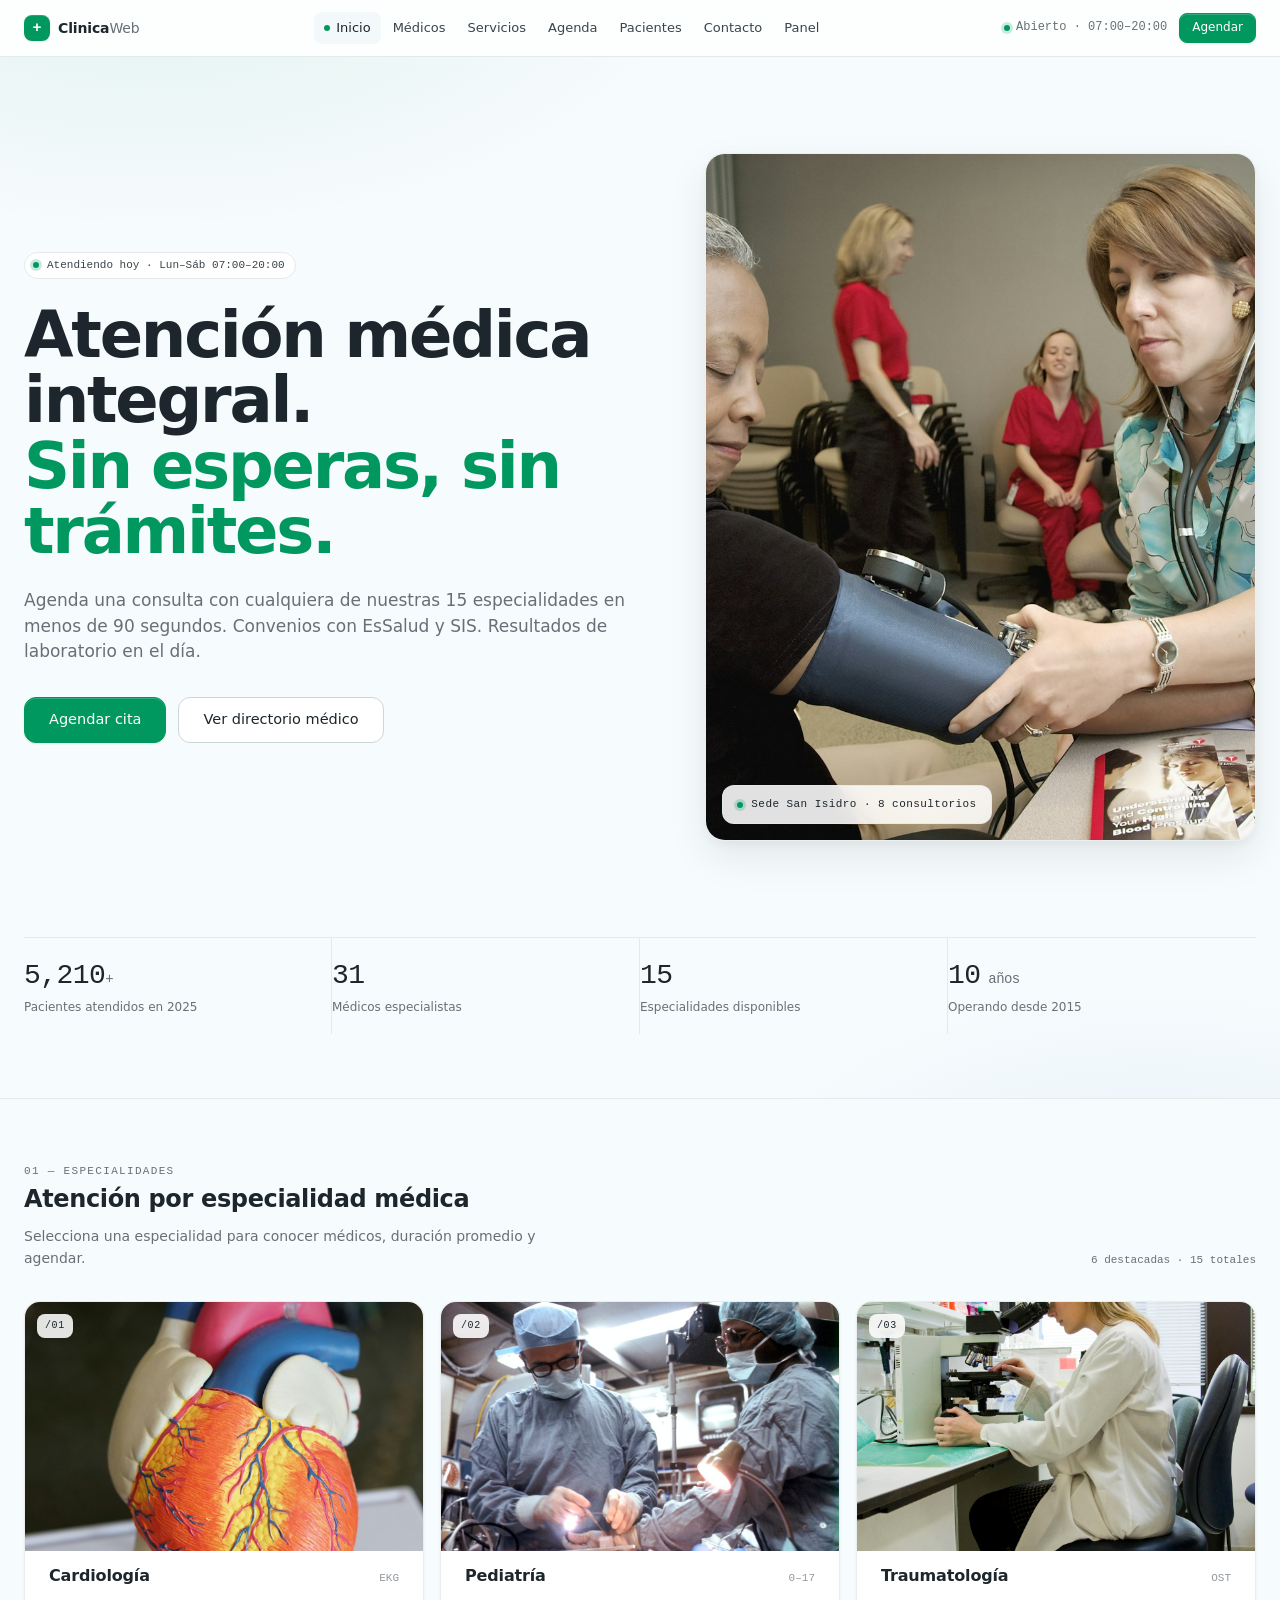
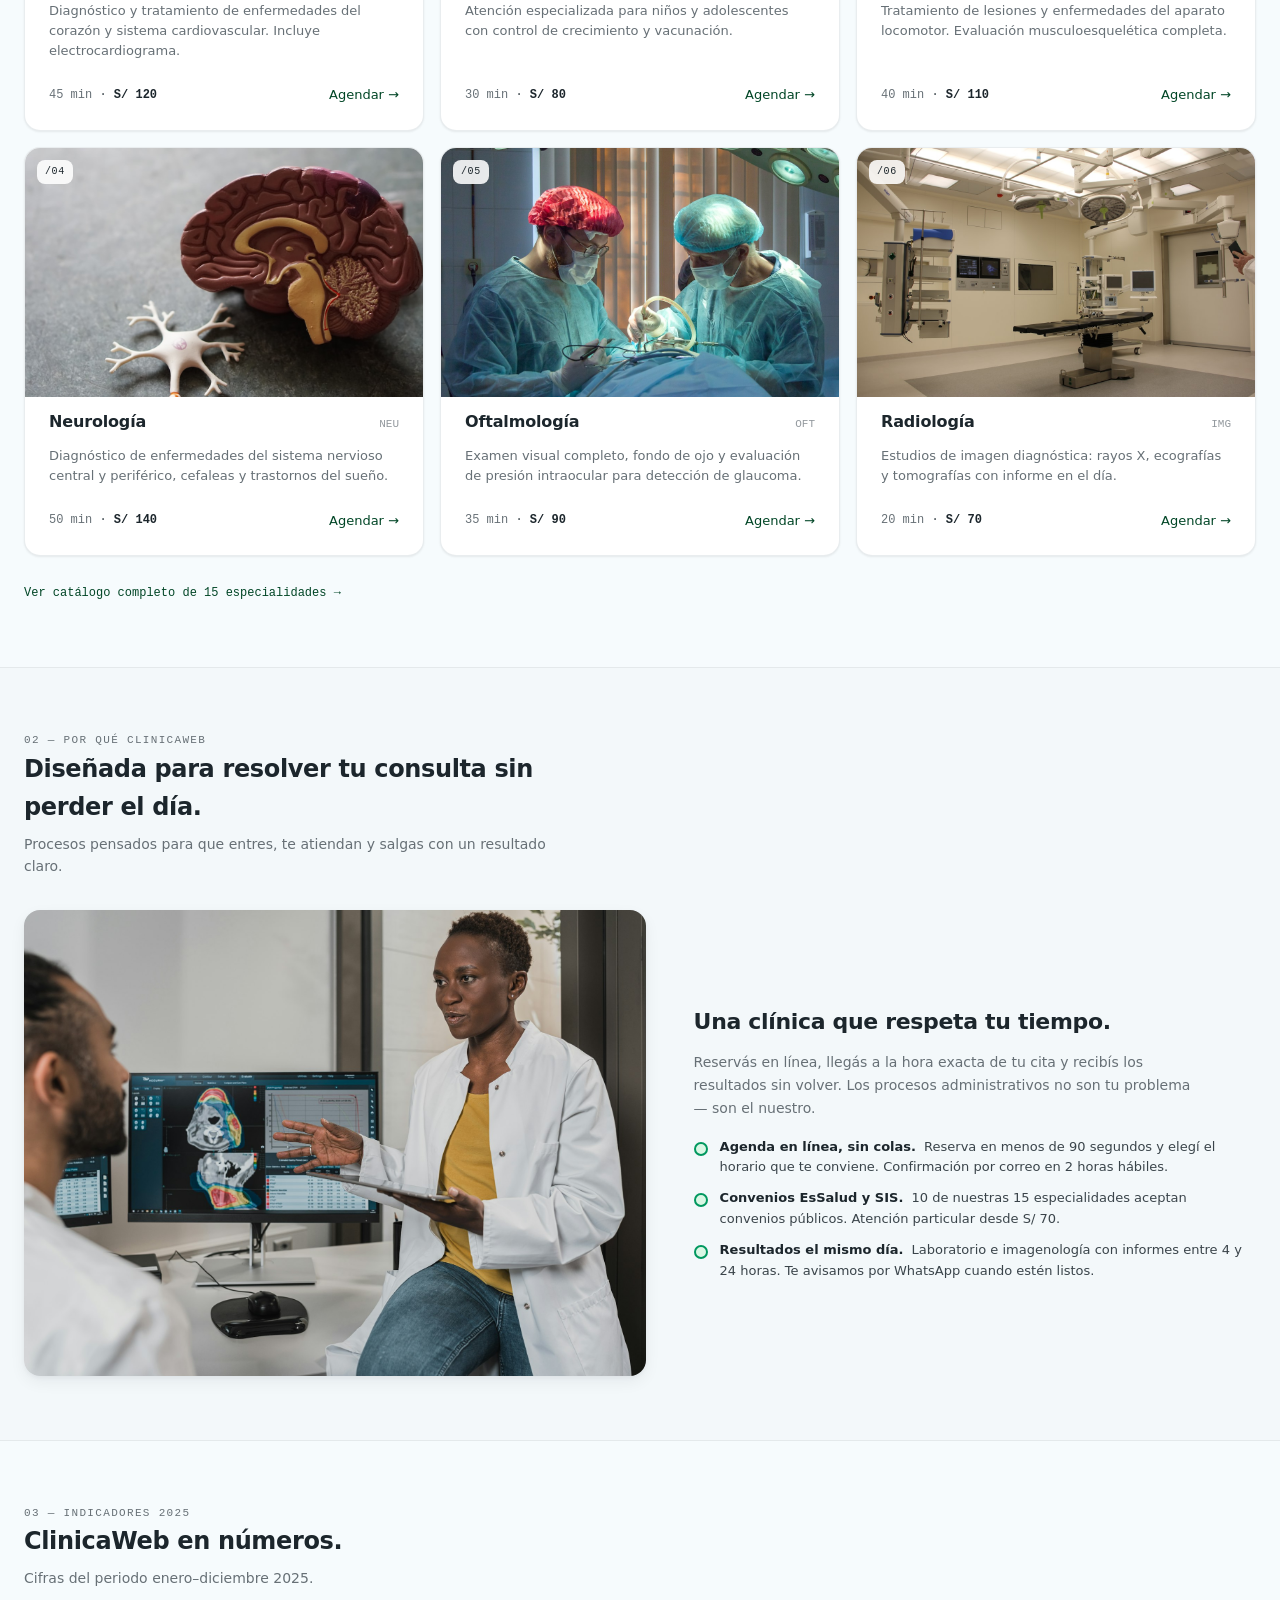
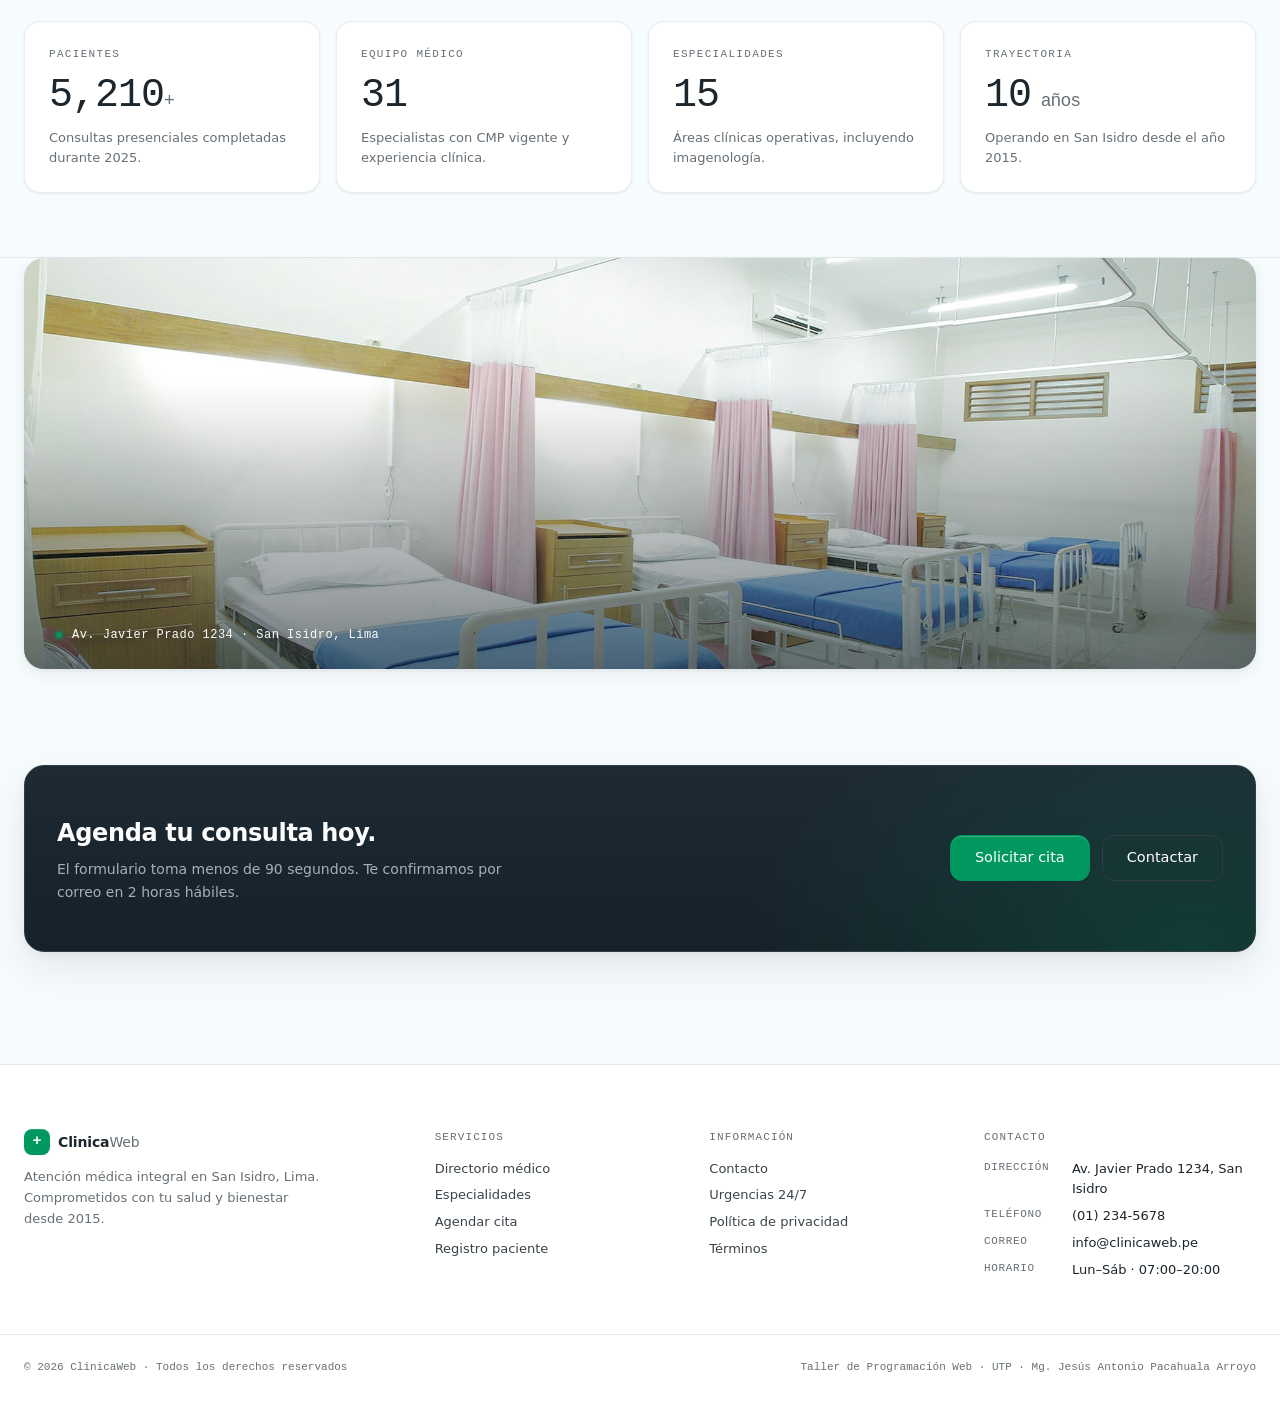
<file: index.html>
<!DOCTYPE html>
<html lang="es">
<head>
  <meta charset="UTF-8">
  <meta name="viewport" content="width=device-width, initial-scale=1.0">
  <meta name="description" content="ClinicaWeb — atención médica integral con 15+ especialidades. Agenda en línea, médicos certificados, convenios EsSalud y SIS.">
  <title>ClinicaWeb — Atención médica integral</title>
  <link rel="stylesheet" href="css/tokens.css">
</head>
<body>

  <header class="site-header">
    <div class="site-header__inner">
      <a href="index.html" class="brand" aria-label="ClinicaWeb — Inicio">
        <span class="brand__mark" aria-hidden="true">+</span>
        <span class="brand__name">Clinica<em>Web</em></span>
      </a>
      <nav class="site-nav" aria-label="Principal">
        <ul>
          <li><a href="index.html" aria-current="page">Inicio</a></li>
          <li><a href="medicos/index.html">Médicos</a></li>
          <li><a href="servicios/index.html">Servicios</a></li>
          <li><a href="agenda/nueva-cita.html">Agenda</a></li>
          <li><a href="pacientes/registro.html">Pacientes</a></li>
          <li><a href="contacto/index.html">Contacto</a></li>
          <li><a href="dashboard/index.html">Panel</a></li>
        </ul>
      </nav>
      <div class="site-header__right">
        <span class="site-header__status">
          <span class="dot" aria-hidden="true"></span>
          Abierto · 07:00–20:00
        </span>
        <a href="agenda/nueva-cita.html" class="btn btn--primary btn--sm">Agendar</a>
      </div>
    </div>
  </header>

  <main>

    <!-- HERO -->
    <section class="hero" aria-labelledby="hero-title">
      <div class="hero__inner">
        <div class="hero__copy">
          <span class="hero__status">
            <span class="dot" aria-hidden="true"></span>
            Atendiendo hoy · Lun–Sáb 07:00–20:00
          </span>
          <h1 id="hero-title">
            Atención médica integral.<br>
            <em>Sin esperas, sin trámites.</em>
          </h1>
          <p class="hero__lead">
            Agenda una consulta con cualquiera de nuestras 15 especialidades en menos de 90 segundos.
            Convenios con EsSalud y SIS. Resultados de laboratorio en el día.
          </p>
          <div class="hero__actions">
            <a href="agenda/nueva-cita.html" class="btn btn--primary btn--lg">Agendar cita</a>
            <a href="medicos/index.html" class="btn btn--secondary btn--lg">Ver directorio médico</a>
          </div>
        </div>

        <figure class="hero__media" aria-label="Imagen referencial — sala de consulta">
          <img
            src="assets/img/hero-consultorio.jpg"
            alt="Pasillo luminoso de la clínica con consultorios a ambos lados"
            loading="eager">
          <figcaption class="hero__media-tag">
            <span class="dot" aria-hidden="true"></span>
            Sede San Isidro · 8 consultorios
          </figcaption>
        </figure>

        <div class="hero__bench" role="list" aria-label="Indicadores ClinicaWeb">
          <div class="hero__bench-cell" role="listitem">
            <div class="hero__bench-num">5,210<span style="color:var(--muted);font-size:14px;">+</span></div>
            <div class="hero__bench-label">Pacientes atendidos en 2025</div>
          </div>
          <div class="hero__bench-cell" role="listitem">
            <div class="hero__bench-num">31</div>
            <div class="hero__bench-label">Médicos especialistas</div>
          </div>
          <div class="hero__bench-cell" role="listitem">
            <div class="hero__bench-num">15</div>
            <div class="hero__bench-label">Especialidades disponibles</div>
          </div>
          <div class="hero__bench-cell" role="listitem">
            <div class="hero__bench-num">10<span style="color:var(--muted);font-size:14px;"> años</span></div>
            <div class="hero__bench-label">Operando desde 2015</div>
          </div>
        </div>
      </div>
    </section>

    <!-- ESPECIALIDADES -->
    <section class="section" aria-labelledby="esp-title">
      <div class="section__head">
        <div>
          <div class="kicker">01 — Especialidades</div>
          <h2 id="esp-title">Atención por especialidad médica</h2>
          <p class="section__lead">Selecciona una especialidad para conocer médicos, duración promedio y agendar.</p>
        </div>
        <div class="section__meta">6 destacadas · 15 totales</div>
      </div>

      <div class="grid grid--3 grid--bordered">
        <article class="tile">
          <div class="tile__media">
            <img src="assets/img/cardiologia.jpg"
                 alt="Monitor cardíaco mostrando un electrocardiograma" loading="lazy">
            <span class="tile__media-badge">/01</span>
          </div>
          <div class="tile__head">
            <h3>Cardiología</h3>
            <span class="tile__num">EKG</span>
          </div>
          <p>Diagnóstico y tratamiento de enfermedades del corazón y sistema cardiovascular. Incluye electrocardiograma.</p>
          <div class="tile__foot">
            <span><span style="color:var(--muted)">45 min</span> · <span class="tile__price">S/ 120</span></span>
            <a href="agenda/nueva-cita.html" class="tile__cta">Agendar</a>
          </div>
        </article>
        <article class="tile">
          <div class="tile__media">
            <img src="assets/img/pediatria.jpg"
                 alt="Sala de espera de pediatría iluminada con luz natural" loading="lazy">
            <span class="tile__media-badge">/02</span>
          </div>
          <div class="tile__head">
            <h3>Pediatría</h3>
            <span class="tile__num">0–17</span>
          </div>
          <p>Atención especializada para niños y adolescentes con control de crecimiento y vacunación.</p>
          <div class="tile__foot">
            <span><span style="color:var(--muted)">30 min</span> · <span class="tile__price">S/ 80</span></span>
            <a href="agenda/nueva-cita.html" class="tile__cta">Agendar</a>
          </div>
        </article>
        <article class="tile">
          <div class="tile__media">
            <img src="assets/img/traumatologia.jpg"
                 alt="Examen de imagen óseo en una sala de traumatología" loading="lazy">
            <span class="tile__media-badge">/03</span>
          </div>
          <div class="tile__head">
            <h3>Traumatología</h3>
            <span class="tile__num">OST</span>
          </div>
          <p>Tratamiento de lesiones y enfermedades del aparato locomotor. Evaluación musculoesquelética completa.</p>
          <div class="tile__foot">
            <span><span style="color:var(--muted)">40 min</span> · <span class="tile__price">S/ 110</span></span>
            <a href="agenda/nueva-cita.html" class="tile__cta">Agendar</a>
          </div>
        </article>
        <article class="tile">
          <div class="tile__media">
            <img src="assets/img/neurologia.jpg"
                 alt="Tomografía cerebral en monitor médico" loading="lazy">
            <span class="tile__media-badge">/04</span>
          </div>
          <div class="tile__head">
            <h3>Neurología</h3>
            <span class="tile__num">NEU</span>
          </div>
          <p>Diagnóstico de enfermedades del sistema nervioso central y periférico, cefaleas y trastornos del sueño.</p>
          <div class="tile__foot">
            <span><span style="color:var(--muted)">50 min</span> · <span class="tile__price">S/ 140</span></span>
            <a href="agenda/nueva-cita.html" class="tile__cta">Agendar</a>
          </div>
        </article>
        <article class="tile">
          <div class="tile__media">
            <img src="assets/img/oftalmologia.jpg"
                 alt="Equipo de revisión visual en consultorio oftalmológico" loading="lazy">
            <span class="tile__media-badge">/05</span>
          </div>
          <div class="tile__head">
            <h3>Oftalmología</h3>
            <span class="tile__num">OFT</span>
          </div>
          <p>Examen visual completo, fondo de ojo y evaluación de presión intraocular para detección de glaucoma.</p>
          <div class="tile__foot">
            <span><span style="color:var(--muted)">35 min</span> · <span class="tile__price">S/ 90</span></span>
            <a href="agenda/nueva-cita.html" class="tile__cta">Agendar</a>
          </div>
        </article>
        <article class="tile">
          <div class="tile__media">
            <img src="assets/img/medicina-general.jpg"
                 alt="Sala de imagenología con equipo de rayos X" loading="lazy">
            <span class="tile__media-badge">/06</span>
          </div>
          <div class="tile__head">
            <h3>Radiología</h3>
            <span class="tile__num">IMG</span>
          </div>
          <p>Estudios de imagen diagnóstica: rayos X, ecografías y tomografías con informe en el día.</p>
          <div class="tile__foot">
            <span><span style="color:var(--muted)">20 min</span> · <span class="tile__price">S/ 70</span></span>
            <a href="agenda/nueva-cita.html" class="tile__cta">Agendar</a>
          </div>
        </article>
      </div>

      <div style="max-width:var(--container-wide);margin:var(--s-5) auto 0;padding:0 var(--s-5);">
        <a href="servicios/index.html" class="action-link">Ver catálogo completo de 15 especialidades</a>
      </div>
    </section>

    <!-- POR QUÉ -->
    <section class="section section--alt" aria-labelledby="razones-title">
      <div class="section__head">
        <div>
          <div class="kicker">02 — Por qué ClinicaWeb</div>
          <h2 id="razones-title">Diseñada para resolver tu consulta sin perder el día.</h2>
          <p class="section__lead">Procesos pensados para que entres, te atiendan y salgas con un resultado claro.</p>
        </div>
      </div>

      <div class="feature-row feature-row--reverse">
        <div class="feature-row__copy">
          <h3>Una clínica que respeta tu tiempo.</h3>
          <p>Reservás en línea, llegás a la hora exacta de tu cita y recibís los resultados sin volver. Los procesos administrativos no son tu problema — son el nuestro.</p>
          <ul class="feature-row__list">
            <li><strong>Agenda en línea, sin colas.</strong> Reserva en menos de 90 segundos y elegí el horario que te conviene. Confirmación por correo en 2 horas hábiles.</li>
            <li><strong>Convenios EsSalud y SIS.</strong> 10 de nuestras 15 especialidades aceptan convenios públicos. Atención particular desde S/ 70.</li>
            <li><strong>Resultados el mismo día.</strong> Laboratorio e imagenología con informes entre 4 y 24 horas. Te avisamos por WhatsApp cuando estén listos.</li>
          </ul>
        </div>
        <figure class="feature-row__media" aria-label="Recepción de la clínica">
          <img src="assets/img/recepcion.jpg"
               alt="Recepción de la clínica con personal atendiendo a un paciente" loading="lazy">
        </figure>
      </div>
    </section>

    <!-- INDICADORES -->
    <section class="section" aria-labelledby="metric-title">
      <div class="section__head">
        <div>
          <div class="kicker">03 — Indicadores 2025</div>
          <h2 id="metric-title">ClinicaWeb en números.</h2>
          <p class="section__lead">Cifras del periodo enero–diciembre 2025.</p>
        </div>
      </div>

      <div class="grid grid--4 grid--bordered">
        <div class="tile tile--stat">
          <div class="kicker">Pacientes</div>
          <div class="tile__num--big">5,210<span style="color:var(--muted);font-size:18px;">+</span></div>
          <p>Consultas presenciales completadas durante 2025.</p>
        </div>
        <div class="tile tile--stat">
          <div class="kicker">Equipo médico</div>
          <div class="tile__num--big">31</div>
          <p>Especialistas con CMP vigente y experiencia clínica.</p>
        </div>
        <div class="tile tile--stat">
          <div class="kicker">Especialidades</div>
          <div class="tile__num--big">15</div>
          <p>Áreas clínicas operativas, incluyendo imagenología.</p>
        </div>
        <div class="tile tile--stat">
          <div class="kicker">Trayectoria</div>
          <div class="tile__num--big">10<span style="color:var(--muted);font-size:18px;"> años</span></div>
          <p>Operando en San Isidro desde el año 2015.</p>
        </div>
      </div>
    </section>

    <!-- BANNER MEDIA -->
    <div class="banner-media" aria-hidden="true">
      <div class="banner-media__inner">
        <img src="assets/img/edificio.jpg"
             alt="Vista del exterior de la clínica en San Isidro">
        <div class="banner-media__overlay"></div>
        <div class="banner-media__caption">
          <span class="dot" aria-hidden="true"></span>
          Av. Javier Prado 1234 · San Isidro, Lima
        </div>
      </div>
    </div>

    <!-- CTA -->
    <section class="cta-strip" aria-labelledby="cta-title">
      <div class="cta-strip__inner">
        <div>
          <h2 id="cta-title">Agenda tu consulta hoy.</h2>
          <p>El formulario toma menos de 90 segundos. Te confirmamos por correo en 2 horas hábiles.</p>
        </div>
        <div style="display:flex;gap:12px;flex-wrap:wrap;">
          <a href="agenda/nueva-cita.html" class="btn btn--primary btn--lg">Solicitar cita</a>
          <a href="contacto/index.html" class="btn btn--secondary btn--lg">Contactar</a>
        </div>
      </div>
    </section>

  </main>

  <footer class="site-footer">
    <div class="site-footer__grid">
      <div class="site-footer__brand">
        <a href="index.html" class="brand">
          <span class="brand__mark" aria-hidden="true">+</span>
          <span class="brand__name">Clinica<em>Web</em></span>
        </a>
        <p>Atención médica integral en San Isidro, Lima. Comprometidos con tu salud y bienestar desde 2015.</p>
      </div>
      <div class="site-footer__col">
        <h3>Servicios</h3>
        <ul>
          <li><a href="medicos/index.html">Directorio médico</a></li>
          <li><a href="servicios/index.html">Especialidades</a></li>
          <li><a href="agenda/nueva-cita.html">Agendar cita</a></li>
          <li><a href="pacientes/registro.html">Registro paciente</a></li>
        </ul>
      </div>
      <div class="site-footer__col">
        <h3>Información</h3>
        <ul>
          <li><a href="contacto/index.html">Contacto</a></li>
          <li><a href="contacto/index.html">Urgencias 24/7</a></li>
          <li><a href="#">Política de privacidad</a></li>
          <li><a href="#">Términos</a></li>
        </ul>
      </div>
      <div class="site-footer__col site-footer__contact">
        <h3>Contacto</h3>
        <div class="row"><span class="lab">Dirección</span><span class="val">Av. Javier Prado 1234, San Isidro</span></div>
        <div class="row"><span class="lab">Teléfono</span><span class="val">(01) 234-5678</span></div>
        <div class="row"><span class="lab">Correo</span><span class="val">info@clinicaweb.pe</span></div>
        <div class="row"><span class="lab">Horario</span><span class="val">Lun–Sáb · 07:00–20:00</span></div>
      </div>
    </div>
    <div class="site-footer__bottom">
      <span>© 2026 ClinicaWeb · Todos los derechos reservados</span>
      <span>Taller de Programación Web · UTP · Mg. Jesús Antonio Pacahuala Arroyo</span>
    </div>
  </footer>

  <script defer src="js/ui.js"></script>
</body>
</html>
</file>
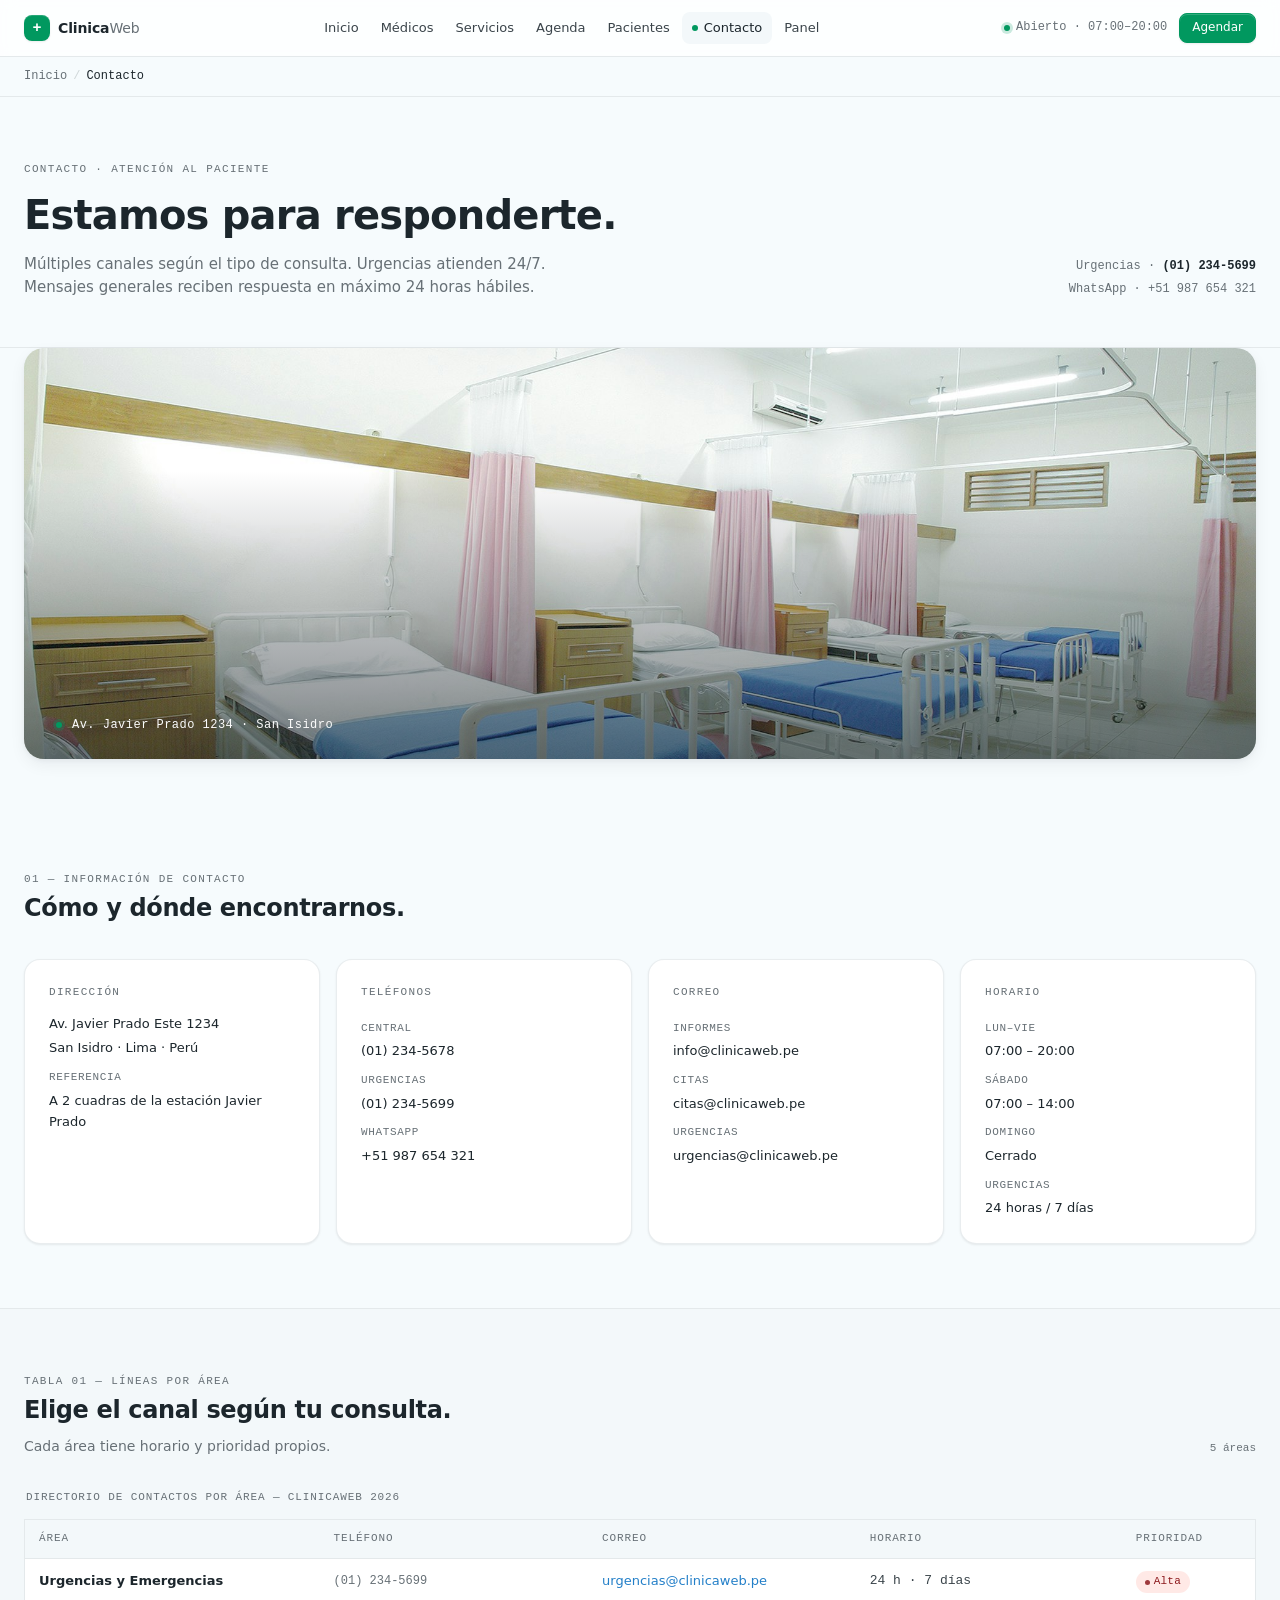
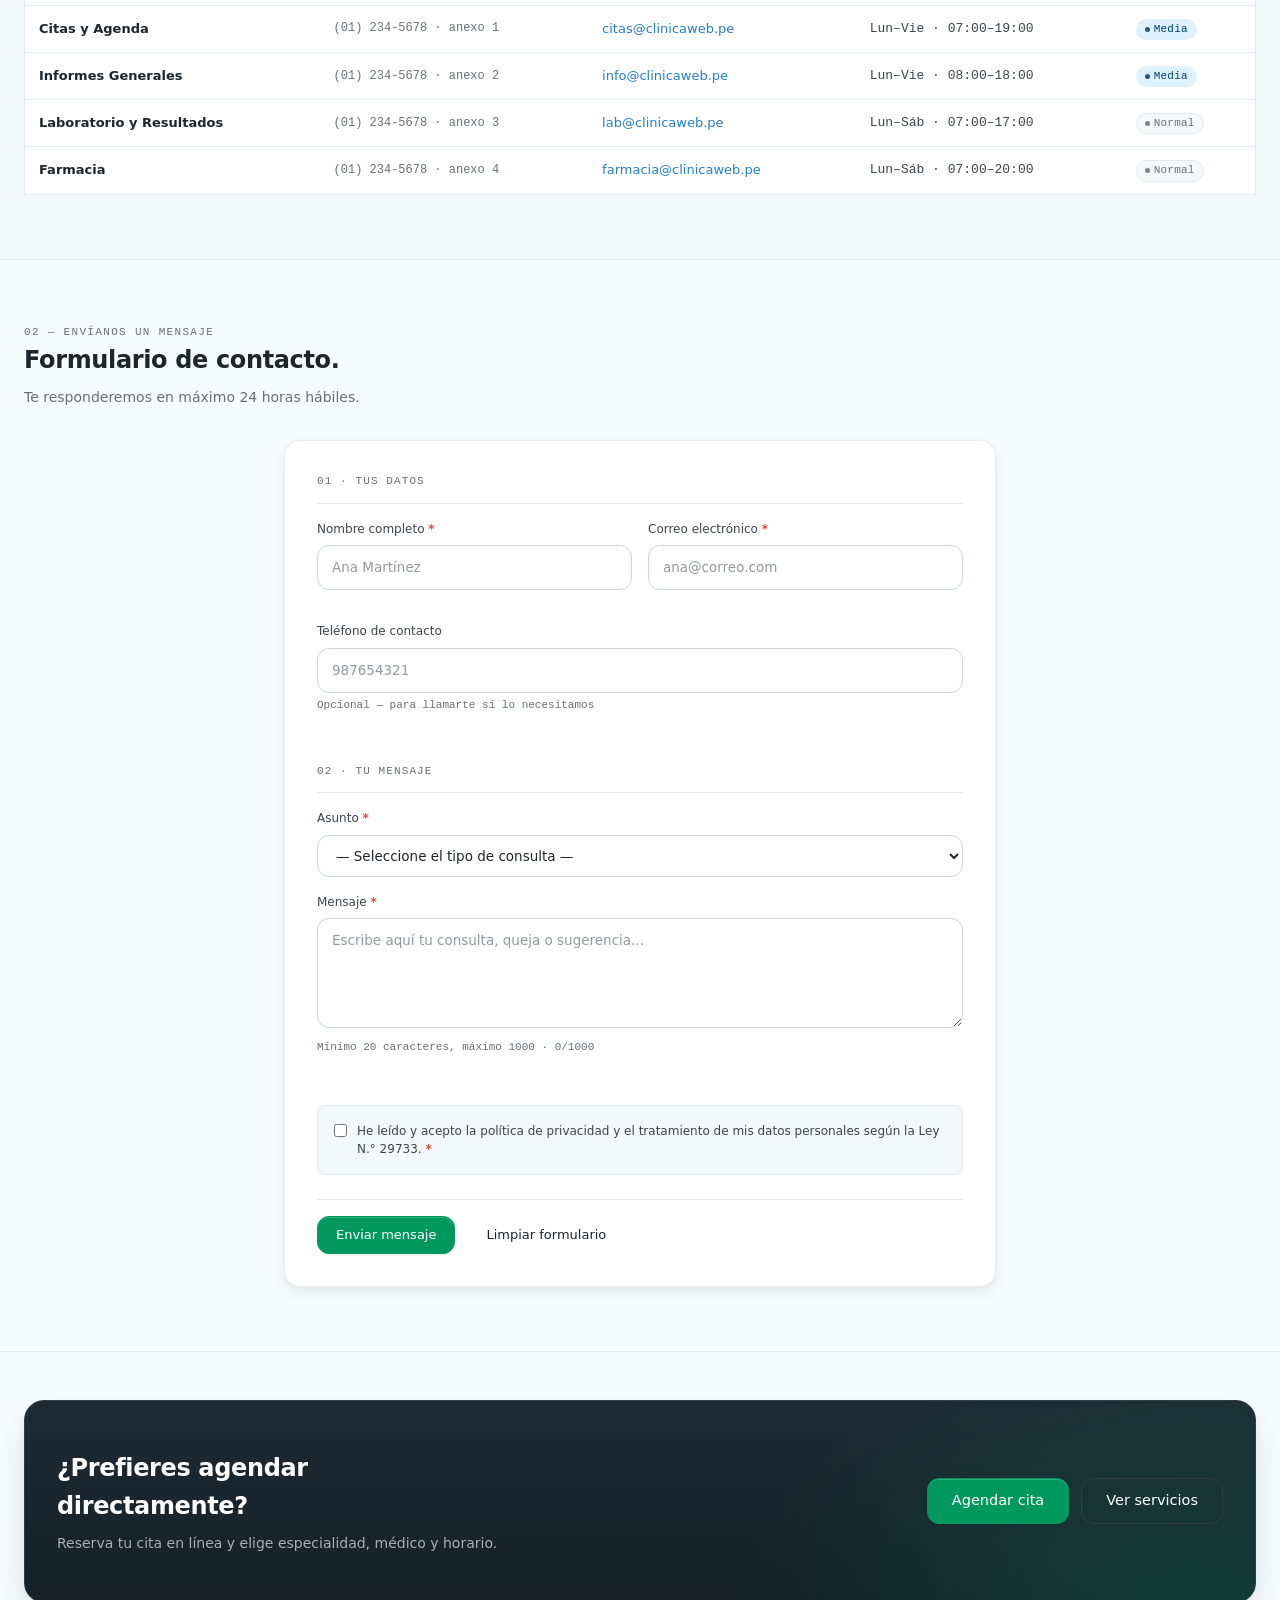
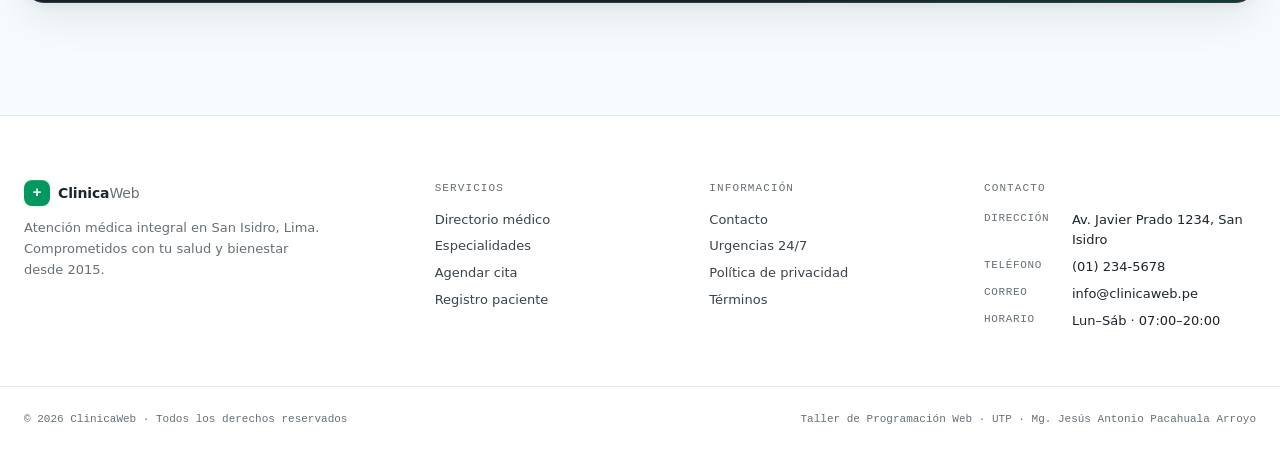
<file: contacto/index.html>
<!DOCTYPE html>
<html lang="es">
<head>
  <meta charset="UTF-8">
  <meta name="viewport" content="width=device-width, initial-scale=1.0">
  <meta name="description" content="Contacta a ClinicaWeb: urgencias 24/7, citas, informes generales, laboratorio y farmacia.">
  <title>ClinicaWeb — Contacto</title>
  <link rel="stylesheet" href="../css/tokens.css">
</head>
<body>

  <header class="site-header">
    <div class="site-header__inner">
      <a href="../index.html" class="brand" aria-label="ClinicaWeb — Inicio">
        <span class="brand__mark" aria-hidden="true">+</span>
        <span class="brand__name">Clinica<em>Web</em></span>
      </a>
      <nav class="site-nav" aria-label="Principal">
        <ul>
          <li><a href="../index.html">Inicio</a></li>
          <li><a href="../medicos/index.html">Médicos</a></li>
          <li><a href="../servicios/index.html">Servicios</a></li>
          <li><a href="../agenda/nueva-cita.html">Agenda</a></li>
          <li><a href="../pacientes/registro.html">Pacientes</a></li>
          <li><a href="index.html" aria-current="page">Contacto</a></li>
          <li><a href="../dashboard/index.html">Panel</a></li>
        </ul>
      </nav>
      <div class="site-header__right">
        <span class="site-header__status">
          <span class="dot" aria-hidden="true"></span>
          Abierto · 07:00–20:00
        </span>
        <a href="../agenda/nueva-cita.html" class="btn btn--primary btn--sm">Agendar</a>
      </div>
    </div>
  </header>

  <nav class="breadcrumb" aria-label="Migas de pan">
    <div class="breadcrumb__inner">
      <a href="../index.html">Inicio</a>
      <span class="breadcrumb__sep">/</span>
      <span aria-current="page">Contacto</span>
    </div>
  </nav>

  <main>

    <section class="page-intro">
      <div class="page-intro__inner">
        <div>
          <div class="kicker page-intro__kicker">Contacto · Atención al paciente</div>
          <h1>Estamos para responderte.</h1>
          <p class="page-intro__lead">
            Múltiples canales según el tipo de consulta. Urgencias atienden 24/7. Mensajes generales reciben respuesta en máximo 24 horas hábiles.
          </p>
        </div>
        <div class="page-intro__meta">
          <div>Urgencias · <strong>(01) 234-5699</strong></div>
          <div>WhatsApp · +51 987 654 321</div>
        </div>
      </div>
    </section>

    <div class="banner-media" aria-hidden="true">
      <div class="banner-media__inner">
        <img src="../assets/img/edificio.jpg"
             alt="Edificio de la clínica en San Isidro">
        <div class="banner-media__overlay"></div>
        <div class="banner-media__caption">
          <span class="dot" aria-hidden="true"></span>
          Av. Javier Prado 1234 · San Isidro
        </div>
      </div>
    </div>

    <!-- INFO BLOCKS -->
    <section class="section">
      <div class="section__head">
        <div>
          <div class="kicker">01 — Información de contacto</div>
          <h2>Cómo y dónde encontrarnos.</h2>
        </div>
      </div>

      <div class="grid grid--4 grid--bordered">

        <div class="tile">
          <div class="kicker">Dirección</div>
          <div class="tile__list">
            <span class="val">Av. Javier Prado Este 1234</span>
            <span class="val">San Isidro · Lima · Perú</span>
            <span class="lab">Referencia</span>
            <span class="val">A 2 cuadras de la estación Javier Prado</span>
          </div>
        </div>

        <div class="tile">
          <div class="kicker">Teléfonos</div>
          <div class="tile__list">
            <span class="lab">Central</span><span class="val">(01) 234-5678</span>
            <span class="lab">Urgencias</span><span class="val">(01) 234-5699</span>
            <span class="lab">WhatsApp</span><span class="val">+51 987 654 321</span>
          </div>
        </div>

        <div class="tile">
          <div class="kicker">Correo</div>
          <div class="tile__list">
            <span class="lab">Informes</span><span class="val"><a href="mailto:info@clinicaweb.pe">info@clinicaweb.pe</a></span>
            <span class="lab">Citas</span><span class="val"><a href="mailto:citas@clinicaweb.pe">citas@clinicaweb.pe</a></span>
            <span class="lab">Urgencias</span><span class="val"><a href="mailto:urgencias@clinicaweb.pe">urgencias@clinicaweb.pe</a></span>
          </div>
        </div>

        <div class="tile">
          <div class="kicker">Horario</div>
          <div class="tile__list">
            <span class="lab">Lun–Vie</span><span class="val">07:00 – 20:00</span>
            <span class="lab">Sábado</span><span class="val">07:00 – 14:00</span>
            <span class="lab">Domingo</span><span class="val">Cerrado</span>
            <span class="lab">Urgencias</span><span class="val">24 horas / 7 días</span>
          </div>
        </div>

      </div>
    </section>

    <!-- LÍNEAS DE ATENCIÓN -->
    <section class="section section--alt">
      <div class="section__head">
        <div>
          <div class="kicker">Tabla 01 — Líneas por área</div>
          <h2>Elige el canal según tu consulta.</h2>
          <p class="section__lead">Cada área tiene horario y prioridad propios.</p>
        </div>
        <div class="section__meta">5 áreas</div>
      </div>

      <div class="table-wrap table-wrap--scroll">
        <table class="data-table">
          <caption>Directorio de contactos por área — ClinicaWeb 2026</caption>
          <thead>
            <tr>
              <th scope="col">Área</th>
              <th scope="col">Teléfono</th>
              <th scope="col">Correo</th>
              <th scope="col">Horario</th>
              <th scope="col">Prioridad</th>
            </tr>
          </thead>
          <tbody>
            <tr>
              <td><strong>Urgencias y Emergencias</strong></td>
              <td class="cmp">(01) 234-5699</td>
              <td><a href="mailto:urgencias@clinicaweb.pe">urgencias@clinicaweb.pe</a></td>
              <td class="time">24 h · 7 días</td>
              <td><span class="badge badge--danger">Alta</span></td>
            </tr>
            <tr>
              <td><strong>Citas y Agenda</strong></td>
              <td class="cmp">(01) 234-5678 · anexo 1</td>
              <td><a href="mailto:citas@clinicaweb.pe">citas@clinicaweb.pe</a></td>
              <td class="time">Lun–Vie · 07:00–19:00</td>
              <td><span class="badge badge--info">Media</span></td>
            </tr>
            <tr>
              <td><strong>Informes Generales</strong></td>
              <td class="cmp">(01) 234-5678 · anexo 2</td>
              <td><a href="mailto:info@clinicaweb.pe">info@clinicaweb.pe</a></td>
              <td class="time">Lun–Vie · 08:00–18:00</td>
              <td><span class="badge badge--info">Media</span></td>
            </tr>
            <tr>
              <td><strong>Laboratorio y Resultados</strong></td>
              <td class="cmp">(01) 234-5678 · anexo 3</td>
              <td><a href="mailto:lab@clinicaweb.pe">lab@clinicaweb.pe</a></td>
              <td class="time">Lun–Sáb · 07:00–17:00</td>
              <td><span class="badge badge--muted">Normal</span></td>
            </tr>
            <tr>
              <td><strong>Farmacia</strong></td>
              <td class="cmp">(01) 234-5678 · anexo 4</td>
              <td><a href="mailto:farmacia@clinicaweb.pe">farmacia@clinicaweb.pe</a></td>
              <td class="time">Lun–Sáb · 07:00–20:00</td>
              <td><span class="badge badge--muted">Normal</span></td>
            </tr>
          </tbody>
        </table>
      </div>
    </section>

    <!-- FORM CONTACTO -->
    <section class="section">
      <div class="section__head">
        <div>
          <div class="kicker">02 — Envíanos un mensaje</div>
          <h2>Formulario de contacto.</h2>
          <p class="section__lead">Te responderemos en máximo 24 horas hábiles.</p>
        </div>
      </div>

      <div class="form-shell">
        <div class="form-card">

          <form action="#" method="post" novalidate>

            <fieldset class="form-fieldset">
              <legend>01 · Tus datos</legend>
              <div class="form-row">
                <div class="field">
                  <label for="nombre">Nombre completo <span class="req">*</span></label>
                  <input type="text" id="nombre" name="nombre" placeholder="Ana Martínez" required minlength="3" maxlength="80">
                </div>
                <div class="field">
                  <label for="email">Correo electrónico <span class="req">*</span></label>
                  <input type="email" id="email" name="email" placeholder="ana@correo.com" required>
                </div>
              </div>
              <div class="field">
                <label for="telefono">Teléfono de contacto</label>
                <input type="tel" id="telefono" name="telefono" placeholder="987654321" pattern="[0-9]{9,15}">
                <p class="field__hint">Opcional — para llamarte si lo necesitamos</p>
              </div>
            </fieldset>

            <fieldset class="form-fieldset">
              <legend>02 · Tu mensaje</legend>
              <div class="field">
                <label for="asunto">Asunto <span class="req">*</span></label>
                <select id="asunto" name="asunto" required>
                  <option value="">— Seleccione el tipo de consulta —</option>
                  <option value="consulta">Consulta general</option>
                  <option value="cita">Información sobre citas</option>
                  <option value="servicios">Información sobre servicios</option>
                  <option value="queja">Queja o reclamo</option>
                  <option value="sugerencia">Sugerencia</option>
                  <option value="otro">Otro</option>
                </select>
              </div>
              <div class="field">
                <label for="mensaje">Mensaje <span class="req">*</span></label>
                <textarea id="mensaje" name="mensaje" placeholder="Escribe aquí tu consulta, queja o sugerencia..." required minlength="20" maxlength="1000"></textarea>
                <p class="field__hint">Mínimo 20 caracteres, máximo 1000</p>
              </div>
            </fieldset>

            <div class="consent">
              <input type="checkbox" id="privacidad" name="privacidad" required>
              <label for="privacidad">He leído y acepto la política de privacidad y el tratamiento de mis datos personales según la Ley N.° 29733. <span class="req">*</span></label>
            </div>

            <div class="form-actions">
              <button type="submit" class="btn btn--primary">Enviar mensaje</button>
              <button type="reset" class="btn btn--ghost">Limpiar formulario</button>
            </div>

          </form>
        </div>
      </div>
    </section>

    <!-- CTA -->
    <section class="cta-strip">
      <div class="cta-strip__inner">
        <div>
          <h2>¿Prefieres agendar directamente?</h2>
          <p>Reserva tu cita en línea y elige especialidad, médico y horario.</p>
        </div>
        <div style="display:flex;gap:12px;flex-wrap:wrap;">
          <a href="../agenda/nueva-cita.html" class="btn btn--primary btn--lg">Agendar cita</a>
          <a href="../servicios/index.html" class="btn btn--secondary btn--lg">Ver servicios</a>
        </div>
      </div>
    </section>

  </main>

  <footer class="site-footer">
    <div class="site-footer__grid">
      <div class="site-footer__brand">
        <a href="../index.html" class="brand">
          <span class="brand__mark" aria-hidden="true">+</span>
          <span class="brand__name">Clinica<em>Web</em></span>
        </a>
        <p>Atención médica integral en San Isidro, Lima. Comprometidos con tu salud y bienestar desde 2015.</p>
      </div>
      <div class="site-footer__col">
        <h3>Servicios</h3>
        <ul>
          <li><a href="../medicos/index.html">Directorio médico</a></li>
          <li><a href="../servicios/index.html">Especialidades</a></li>
          <li><a href="../agenda/nueva-cita.html">Agendar cita</a></li>
          <li><a href="../pacientes/registro.html">Registro paciente</a></li>
        </ul>
      </div>
      <div class="site-footer__col">
        <h3>Información</h3>
        <ul>
          <li><a href="index.html">Contacto</a></li>
          <li><a href="index.html">Urgencias 24/7</a></li>
          <li><a href="#">Política de privacidad</a></li>
          <li><a href="#">Términos</a></li>
        </ul>
      </div>
      <div class="site-footer__col site-footer__contact">
        <h3>Contacto</h3>
        <div class="row"><span class="lab">Dirección</span><span class="val">Av. Javier Prado 1234, San Isidro</span></div>
        <div class="row"><span class="lab">Teléfono</span><span class="val">(01) 234-5678</span></div>
        <div class="row"><span class="lab">Correo</span><span class="val">info@clinicaweb.pe</span></div>
        <div class="row"><span class="lab">Horario</span><span class="val">Lun–Sáb · 07:00–20:00</span></div>
      </div>
    </div>
    <div class="site-footer__bottom">
      <span>© 2026 ClinicaWeb · Todos los derechos reservados</span>
      <span>Taller de Programación Web · UTP · Mg. Jesús Antonio Pacahuala Arroyo</span>
    </div>
  </footer>

  <script defer src="../js/ui.js"></script>
  <script defer src="../js/contacto.js"></script>
</body>
</html>
</file>
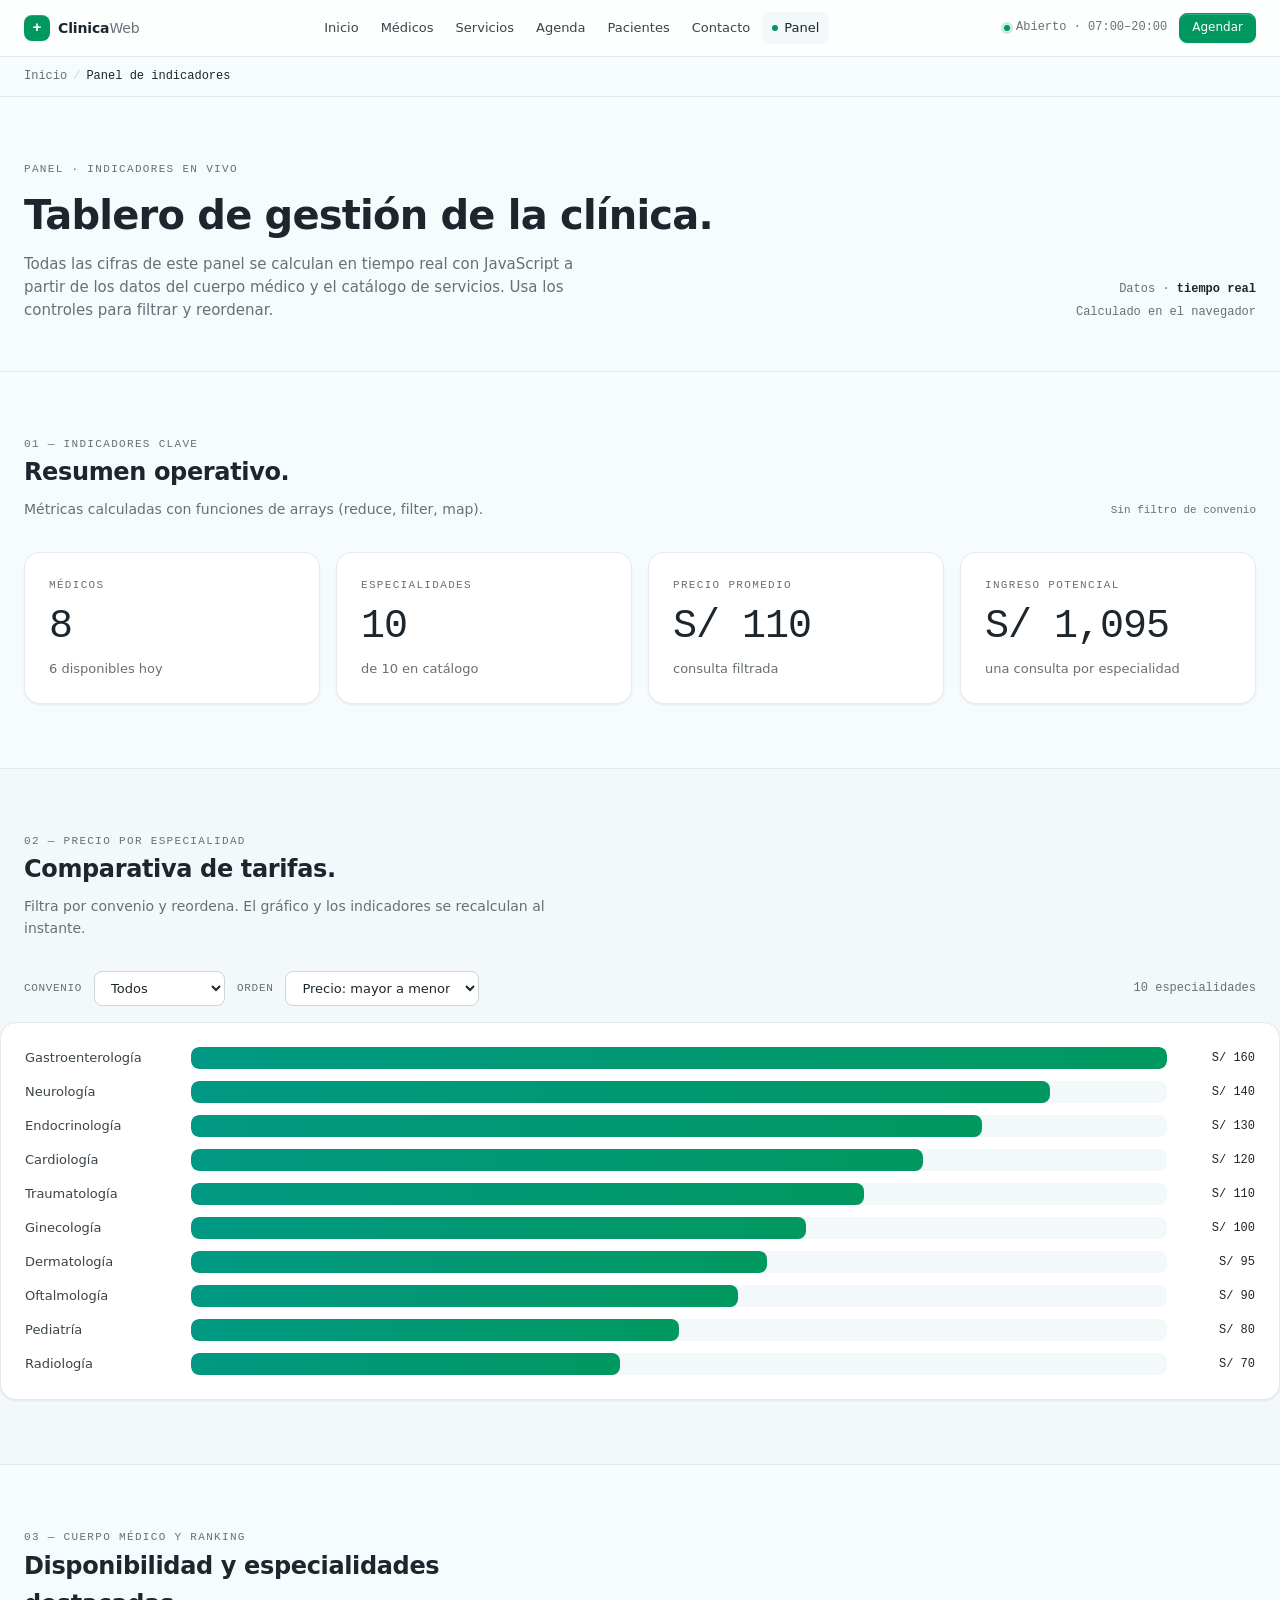
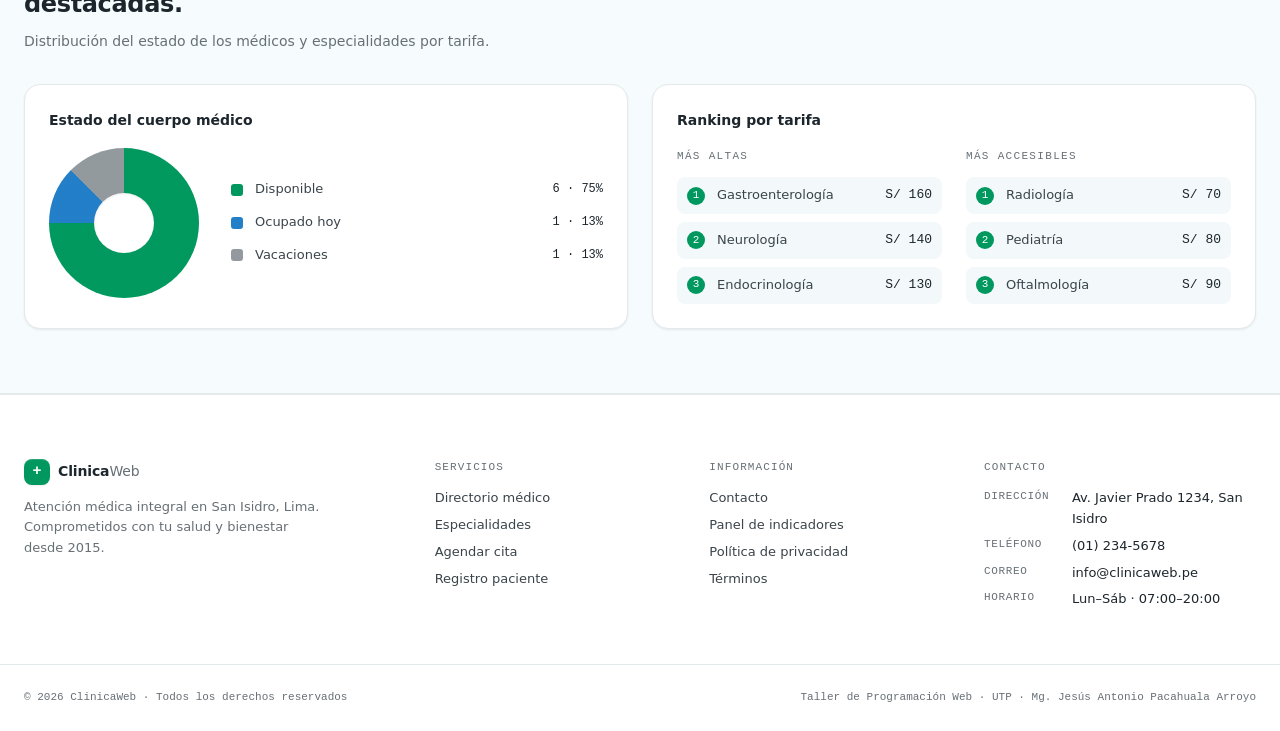
<file: dashboard/index.html>
<!DOCTYPE html>
<html lang="es">
<head>
  <meta charset="UTF-8">
  <meta name="viewport" content="width=device-width, initial-scale=1.0">
  <meta name="description" content="Panel de indicadores de ClinicaWeb: métricas del cuerpo médico, catálogo y costos calculadas en tiempo real con JavaScript.">
  <title>ClinicaWeb — Panel de indicadores</title>
  <link rel="stylesheet" href="../css/tokens.css">
</head>
<body>

  <header class="site-header">
    <div class="site-header__inner">
      <a href="../index.html" class="brand" aria-label="ClinicaWeb — Inicio">
        <span class="brand__mark" aria-hidden="true">+</span>
        <span class="brand__name">Clinica<em>Web</em></span>
      </a>
      <nav class="site-nav" aria-label="Principal">
        <ul>
          <li><a href="../index.html">Inicio</a></li>
          <li><a href="../medicos/index.html">Médicos</a></li>
          <li><a href="../servicios/index.html">Servicios</a></li>
          <li><a href="../agenda/nueva-cita.html">Agenda</a></li>
          <li><a href="../pacientes/registro.html">Pacientes</a></li>
          <li><a href="../contacto/index.html">Contacto</a></li>
          <li><a href="index.html" aria-current="page">Panel</a></li>
        </ul>
      </nav>
      <div class="site-header__right">
        <span class="site-header__status">
          <span class="dot" aria-hidden="true"></span>
          Abierto · 07:00–20:00
        </span>
        <a href="../agenda/nueva-cita.html" class="btn btn--primary btn--sm">Agendar</a>
      </div>
    </div>
  </header>

  <nav class="breadcrumb" aria-label="Migas de pan">
    <div class="breadcrumb__inner">
      <a href="../index.html">Inicio</a>
      <span class="breadcrumb__sep">/</span>
      <span aria-current="page">Panel de indicadores</span>
    </div>
  </nav>

  <main>

    <section class="page-intro">
      <div class="page-intro__inner">
        <div>
          <div class="kicker page-intro__kicker">Panel · Indicadores en vivo</div>
          <h1>Tablero de gestión de la clínica.</h1>
          <p class="page-intro__lead">
            Todas las cifras de este panel se calculan en tiempo real con JavaScript a partir de los datos del cuerpo médico y el catálogo de servicios. Usa los controles para filtrar y reordenar.
          </p>
        </div>
        <div class="page-intro__meta">
          <div>Datos · <strong>tiempo real</strong></div>
          <div>Calculado en el navegador</div>
        </div>
      </div>
    </section>

    <!-- KPIs -->
    <section class="section" aria-labelledby="kpi-title">
      <div class="section__head">
        <div>
          <div class="kicker">01 — Indicadores clave</div>
          <h2 id="kpi-title">Resumen operativo.</h2>
          <p class="section__lead">Métricas calculadas con funciones de arrays (reduce, filter, map).</p>
        </div>
        <div class="section__meta" id="kpi-context">—</div>
      </div>
      <div class="grid grid--4 grid--bordered" id="kpi-grid" role="list" aria-label="Indicadores clave"></div>
    </section>

    <!-- CONTROLES + GRÁFICO DE BARRAS -->
    <section class="section section--alt" aria-labelledby="bar-title">
      <div class="section__head">
        <div>
          <div class="kicker">02 — Precio por especialidad</div>
          <h2 id="bar-title">Comparativa de tarifas.</h2>
          <p class="section__lead">Filtra por convenio y reordena. El gráfico y los indicadores se recalculan al instante.</p>
        </div>
      </div>

      <div class="filter-bar">
        <label class="filter-bar__label" for="dash-convenio">Convenio</label>
        <select class="filter-bar__select" id="dash-convenio">
          <option value="">Todos</option>
          <option value="ambos">EsSalud · SIS</option>
          <option value="essalud">Solo EsSalud</option>
          <option value="particular">Particular</option>
        </select>
        <label class="filter-bar__label" for="dash-sort">Orden</label>
        <select class="filter-bar__select" id="dash-sort">
          <option value="desc">Precio: mayor a menor</option>
          <option value="asc">Precio: menor a mayor</option>
        </select>
        <span class="filter-bar__count" id="bar-count"></span>
      </div>

      <div class="dash-panel">
        <div class="bar-chart" id="bar-chart" role="img" aria-label="Gráfico de barras de precio por especialidad"></div>
      </div>
    </section>

    <!-- DONUT ESTADO MÉDICO + TOP -->
    <section class="section" aria-labelledby="mix-title">
      <div class="section__head">
        <div>
          <div class="kicker">03 — Cuerpo médico y ranking</div>
          <h2 id="mix-title">Disponibilidad y especialidades destacadas.</h2>
          <p class="section__lead">Distribución del estado de los médicos y especialidades por tarifa.</p>
        </div>
      </div>

      <div class="dash-split">
        <div class="dash-panel">
          <h3 class="dash-panel__title">Estado del cuerpo médico</h3>
          <div class="donut-wrap">
            <div class="donut" id="donut" role="img" aria-label="Distribución del estado de los médicos"></div>
            <ul class="donut-legend" id="donut-legend"></ul>
          </div>
        </div>
        <div class="dash-panel">
          <h3 class="dash-panel__title">Ranking por tarifa</h3>
          <div class="rank-cols">
            <div>
              <div class="kicker">Más altas</div>
              <ol class="rank-list" id="rank-top"></ol>
            </div>
            <div>
              <div class="kicker">Más accesibles</div>
              <ol class="rank-list" id="rank-bottom"></ol>
            </div>
          </div>
        </div>
      </div>
    </section>

  </main>

  <footer class="site-footer">
    <div class="site-footer__grid">
      <div class="site-footer__brand">
        <a href="../index.html" class="brand">
          <span class="brand__mark" aria-hidden="true">+</span>
          <span class="brand__name">Clinica<em>Web</em></span>
        </a>
        <p>Atención médica integral en San Isidro, Lima. Comprometidos con tu salud y bienestar desde 2015.</p>
      </div>
      <div class="site-footer__col">
        <h3>Servicios</h3>
        <ul>
          <li><a href="../medicos/index.html">Directorio médico</a></li>
          <li><a href="../servicios/index.html">Especialidades</a></li>
          <li><a href="../agenda/nueva-cita.html">Agendar cita</a></li>
          <li><a href="../pacientes/registro.html">Registro paciente</a></li>
        </ul>
      </div>
      <div class="site-footer__col">
        <h3>Información</h3>
        <ul>
          <li><a href="../contacto/index.html">Contacto</a></li>
          <li><a href="index.html">Panel de indicadores</a></li>
          <li><a href="#">Política de privacidad</a></li>
          <li><a href="#">Términos</a></li>
        </ul>
      </div>
      <div class="site-footer__col site-footer__contact">
        <h3>Contacto</h3>
        <div class="row"><span class="lab">Dirección</span><span class="val">Av. Javier Prado 1234, San Isidro</span></div>
        <div class="row"><span class="lab">Teléfono</span><span class="val">(01) 234-5678</span></div>
        <div class="row"><span class="lab">Correo</span><span class="val">info@clinicaweb.pe</span></div>
        <div class="row"><span class="lab">Horario</span><span class="val">Lun–Sáb · 07:00–20:00</span></div>
      </div>
    </div>
    <div class="site-footer__bottom">
      <span>© 2026 ClinicaWeb · Todos los derechos reservados</span>
      <span>Taller de Programación Web · UTP · Mg. Jesús Antonio Pacahuala Arroyo</span>
    </div>
  </footer>

  <script defer src="../js/ui.js"></script>
  <script defer src="../js/data.js"></script>
  <script defer src="../js/dashboard.js"></script>
</body>
</html>
</file>
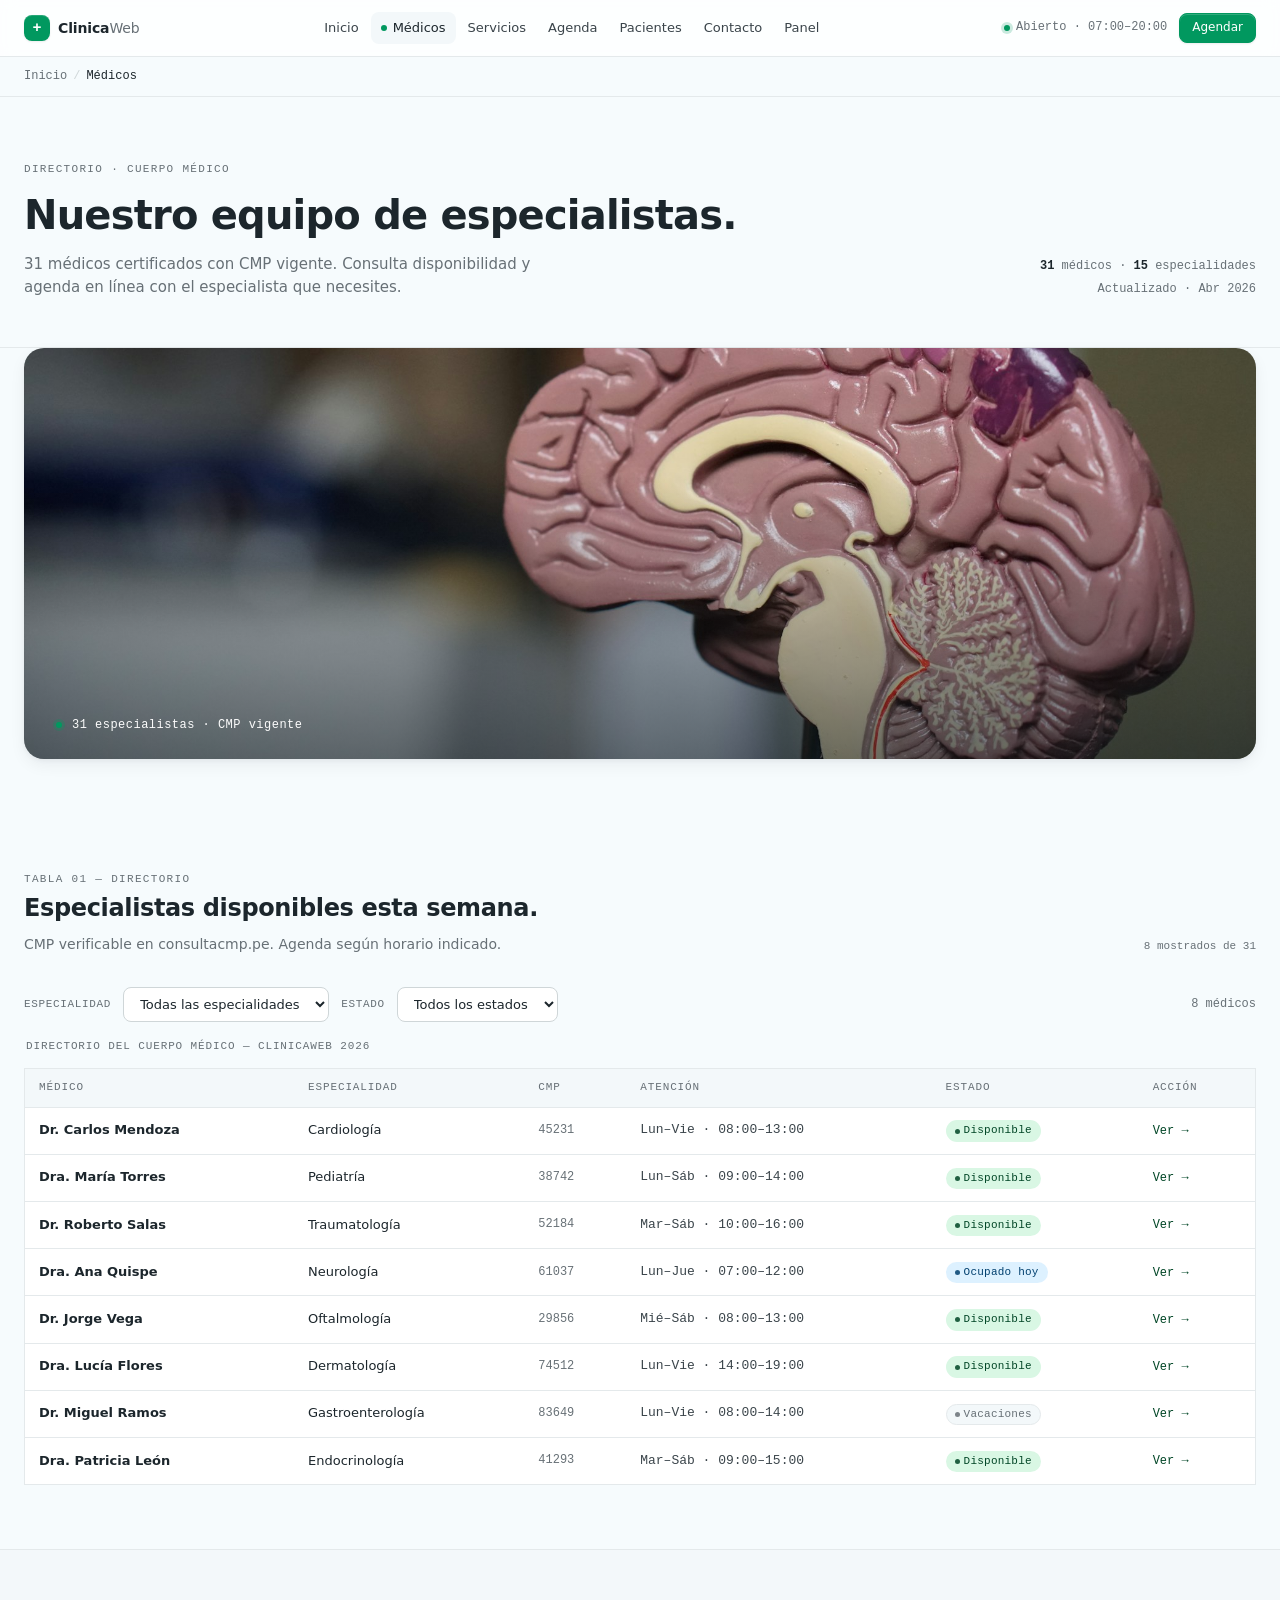
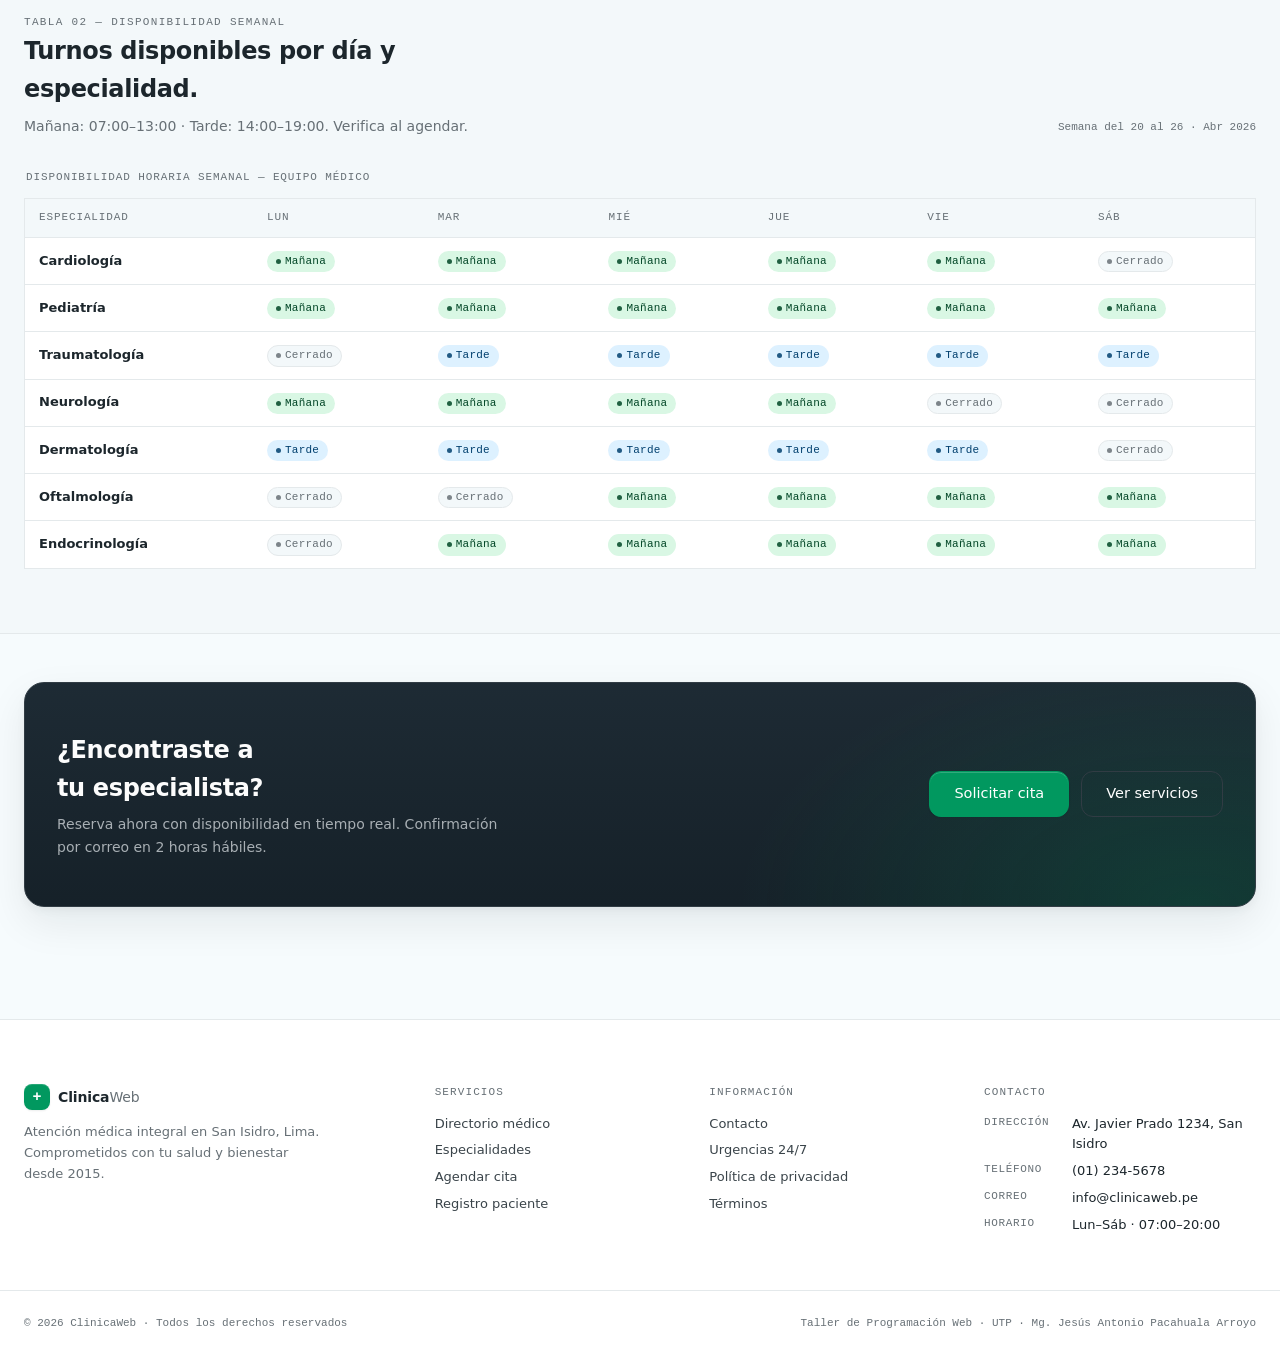
<file: medicos/index.html>
<!DOCTYPE html>
<html lang="es">
<head>
  <meta charset="UTF-8">
  <meta name="viewport" content="width=device-width, initial-scale=1.0">
  <meta name="description" content="Directorio de especialistas de ClinicaWeb. Médicos certificados con CMP vigente, disponibilidad actualizada y agenda en línea.">
  <title>ClinicaWeb — Directorio médico</title>
  <link rel="stylesheet" href="../css/tokens.css">
</head>
<body>

  <header class="site-header">
    <div class="site-header__inner">
      <a href="../index.html" class="brand" aria-label="ClinicaWeb — Inicio">
        <span class="brand__mark" aria-hidden="true">+</span>
        <span class="brand__name">Clinica<em>Web</em></span>
      </a>
      <nav class="site-nav" aria-label="Principal">
        <ul>
          <li><a href="../index.html">Inicio</a></li>
          <li><a href="index.html" aria-current="page">Médicos</a></li>
          <li><a href="../servicios/index.html">Servicios</a></li>
          <li><a href="../agenda/nueva-cita.html">Agenda</a></li>
          <li><a href="../pacientes/registro.html">Pacientes</a></li>
          <li><a href="../contacto/index.html">Contacto</a></li>
          <li><a href="../dashboard/index.html">Panel</a></li>
        </ul>
      </nav>
      <div class="site-header__right">
        <span class="site-header__status">
          <span class="dot" aria-hidden="true"></span>
          Abierto · 07:00–20:00
        </span>
        <a href="../agenda/nueva-cita.html" class="btn btn--primary btn--sm">Agendar</a>
      </div>
    </div>
  </header>

  <nav class="breadcrumb" aria-label="Migas de pan">
    <div class="breadcrumb__inner">
      <a href="../index.html">Inicio</a>
      <span class="breadcrumb__sep">/</span>
      <span aria-current="page">Médicos</span>
    </div>
  </nav>

  <main>

    <section class="page-intro">
      <div class="page-intro__inner">
        <div>
          <div class="kicker page-intro__kicker">Directorio · Cuerpo médico</div>
          <h1>Nuestro equipo de especialistas.</h1>
          <p class="page-intro__lead">
            31 médicos certificados con CMP vigente. Consulta disponibilidad y agenda en línea con el especialista que necesites.
          </p>
        </div>
        <div class="page-intro__meta">
          <div><strong>31</strong> médicos · <strong>15</strong> especialidades</div>
          <div>Actualizado · Abr 2026</div>
        </div>
      </div>
    </section>

    <div class="banner-media" aria-hidden="true">
      <div class="banner-media__inner">
        <img src="../assets/img/medicos-equipo.jpg"
             alt="Equipo médico revisando un caso clínico">
        <div class="banner-media__overlay"></div>
        <div class="banner-media__caption">
          <span class="dot" aria-hidden="true"></span>
          31 especialistas · CMP vigente
        </div>
      </div>
    </div>

    <!-- DIRECTORIO -->
    <section class="section">
      <div class="section__head">
        <div>
          <div class="kicker">Tabla 01 — Directorio</div>
          <h2>Especialistas disponibles esta semana.</h2>
          <p class="section__lead">CMP verificable en consultacmp.pe. Agenda según horario indicado.</p>
        </div>
        <div class="section__meta">8 mostrados de 31</div>
      </div>

      <div class="table-wrap table-wrap--scroll">
        <table class="data-table">
          <caption>Directorio del cuerpo médico — ClinicaWeb 2026</caption>
          <thead>
            <tr>
              <th scope="col">Médico</th>
              <th scope="col">Especialidad</th>
              <th scope="col">CMP</th>
              <th scope="col">Atención</th>
              <th scope="col">Estado</th>
              <th scope="col">Acción</th>
            </tr>
          </thead>
          <tbody>
            <tr>
              <td><strong>Dr. Carlos Mendoza</strong></td>
              <td>Cardiología</td>
              <td class="cmp">45231</td>
              <td class="time">Lun–Vie · 08:00–13:00</td>
              <td><span class="badge badge--ok">Disponible</span></td>
              <td><a href="../agenda/nueva-cita.html" class="action-link">Agendar</a></td>
            </tr>
            <tr>
              <td><strong>Dra. María Torres</strong></td>
              <td>Pediatría</td>
              <td class="cmp">38742</td>
              <td class="time">Lun–Sáb · 09:00–14:00</td>
              <td><span class="badge badge--ok">Disponible</span></td>
              <td><a href="../agenda/nueva-cita.html" class="action-link">Agendar</a></td>
            </tr>
            <tr>
              <td><strong>Dr. Roberto Salas</strong></td>
              <td>Traumatología</td>
              <td class="cmp">52184</td>
              <td class="time">Mar–Sáb · 10:00–16:00</td>
              <td><span class="badge badge--ok">Disponible</span></td>
              <td><a href="../agenda/nueva-cita.html" class="action-link">Agendar</a></td>
            </tr>
            <tr>
              <td><strong>Dra. Ana Quispe</strong></td>
              <td>Neurología</td>
              <td class="cmp">61037</td>
              <td class="time">Lun–Jue · 07:00–12:00</td>
              <td><span class="badge badge--info">Ocupado hoy</span></td>
              <td><a href="../agenda/nueva-cita.html" class="action-link">Agendar</a></td>
            </tr>
            <tr>
              <td><strong>Dr. Jorge Vega</strong></td>
              <td>Oftalmología</td>
              <td class="cmp">29856</td>
              <td class="time">Mié–Sáb · 08:00–13:00</td>
              <td><span class="badge badge--ok">Disponible</span></td>
              <td><a href="../agenda/nueva-cita.html" class="action-link">Agendar</a></td>
            </tr>
            <tr>
              <td><strong>Dra. Lucía Flores</strong></td>
              <td>Dermatología</td>
              <td class="cmp">74512</td>
              <td class="time">Lun–Vie · 14:00–19:00</td>
              <td><span class="badge badge--ok">Disponible</span></td>
              <td><a href="../agenda/nueva-cita.html" class="action-link">Agendar</a></td>
            </tr>
            <tr>
              <td><strong>Dr. Miguel Ramos</strong></td>
              <td>Gastroenterología</td>
              <td class="cmp">83649</td>
              <td class="time">Lun–Vie · 08:00–14:00</td>
              <td><span class="badge badge--muted">Vacaciones</span></td>
              <td><span class="action-link action-link--muted">No disponible</span></td>
            </tr>
            <tr>
              <td><strong>Dra. Patricia León</strong></td>
              <td>Endocrinología</td>
              <td class="cmp">41293</td>
              <td class="time">Mar–Sáb · 09:00–15:00</td>
              <td><span class="badge badge--ok">Disponible</span></td>
              <td><a href="../agenda/nueva-cita.html" class="action-link">Agendar</a></td>
            </tr>
          </tbody>
        </table>
      </div>
    </section>

    <!-- DISPONIBILIDAD SEMANAL -->
    <section class="section section--alt">
      <div class="section__head">
        <div>
          <div class="kicker">Tabla 02 — Disponibilidad semanal</div>
          <h2>Turnos disponibles por día y especialidad.</h2>
          <p class="section__lead">Mañana: 07:00–13:00 · Tarde: 14:00–19:00. Verifica al agendar.</p>
        </div>
        <div class="section__meta">Semana del 20 al 26 · Abr 2026</div>
      </div>

      <div class="table-wrap table-wrap--scroll">
        <table class="data-table">
          <caption>Disponibilidad horaria semanal — equipo médico</caption>
          <thead>
            <tr>
              <th scope="col">Especialidad</th>
              <th scope="col">Lun</th>
              <th scope="col">Mar</th>
              <th scope="col">Mié</th>
              <th scope="col">Jue</th>
              <th scope="col">Vie</th>
              <th scope="col">Sáb</th>
            </tr>
          </thead>
          <tbody>
            <tr>
              <td><strong>Cardiología</strong></td>
              <td><span class="badge badge--ok">Mañana</span></td>
              <td><span class="badge badge--ok">Mañana</span></td>
              <td><span class="badge badge--ok">Mañana</span></td>
              <td><span class="badge badge--ok">Mañana</span></td>
              <td><span class="badge badge--ok">Mañana</span></td>
              <td><span class="badge badge--muted">Cerrado</span></td>
            </tr>
            <tr>
              <td><strong>Pediatría</strong></td>
              <td><span class="badge badge--ok">Mañana</span></td>
              <td><span class="badge badge--ok">Mañana</span></td>
              <td><span class="badge badge--ok">Mañana</span></td>
              <td><span class="badge badge--ok">Mañana</span></td>
              <td><span class="badge badge--ok">Mañana</span></td>
              <td><span class="badge badge--ok">Mañana</span></td>
            </tr>
            <tr>
              <td><strong>Traumatología</strong></td>
              <td><span class="badge badge--muted">Cerrado</span></td>
              <td><span class="badge badge--info">Tarde</span></td>
              <td><span class="badge badge--info">Tarde</span></td>
              <td><span class="badge badge--info">Tarde</span></td>
              <td><span class="badge badge--info">Tarde</span></td>
              <td><span class="badge badge--info">Tarde</span></td>
            </tr>
            <tr>
              <td><strong>Neurología</strong></td>
              <td><span class="badge badge--ok">Mañana</span></td>
              <td><span class="badge badge--ok">Mañana</span></td>
              <td><span class="badge badge--ok">Mañana</span></td>
              <td><span class="badge badge--ok">Mañana</span></td>
              <td><span class="badge badge--muted">Cerrado</span></td>
              <td><span class="badge badge--muted">Cerrado</span></td>
            </tr>
            <tr>
              <td><strong>Dermatología</strong></td>
              <td><span class="badge badge--info">Tarde</span></td>
              <td><span class="badge badge--info">Tarde</span></td>
              <td><span class="badge badge--info">Tarde</span></td>
              <td><span class="badge badge--info">Tarde</span></td>
              <td><span class="badge badge--info">Tarde</span></td>
              <td><span class="badge badge--muted">Cerrado</span></td>
            </tr>
            <tr>
              <td><strong>Oftalmología</strong></td>
              <td><span class="badge badge--muted">Cerrado</span></td>
              <td><span class="badge badge--muted">Cerrado</span></td>
              <td><span class="badge badge--ok">Mañana</span></td>
              <td><span class="badge badge--ok">Mañana</span></td>
              <td><span class="badge badge--ok">Mañana</span></td>
              <td><span class="badge badge--ok">Mañana</span></td>
            </tr>
            <tr>
              <td><strong>Endocrinología</strong></td>
              <td><span class="badge badge--muted">Cerrado</span></td>
              <td><span class="badge badge--ok">Mañana</span></td>
              <td><span class="badge badge--ok">Mañana</span></td>
              <td><span class="badge badge--ok">Mañana</span></td>
              <td><span class="badge badge--ok">Mañana</span></td>
              <td><span class="badge badge--ok">Mañana</span></td>
            </tr>
          </tbody>
        </table>
      </div>
    </section>

    <!-- CTA -->
    <section class="cta-strip">
      <div class="cta-strip__inner">
        <div>
          <h2>¿Encontraste a tu especialista?</h2>
          <p>Reserva ahora con disponibilidad en tiempo real. Confirmación por correo en 2 horas hábiles.</p>
        </div>
        <div style="display:flex;gap:12px;flex-wrap:wrap;">
          <a href="../agenda/nueva-cita.html" class="btn btn--primary btn--lg">Solicitar cita</a>
          <a href="../servicios/index.html" class="btn btn--secondary btn--lg">Ver servicios</a>
        </div>
      </div>
    </section>

  </main>

  <footer class="site-footer">
    <div class="site-footer__grid">
      <div class="site-footer__brand">
        <a href="../index.html" class="brand">
          <span class="brand__mark" aria-hidden="true">+</span>
          <span class="brand__name">Clinica<em>Web</em></span>
        </a>
        <p>Atención médica integral en San Isidro, Lima. Comprometidos con tu salud y bienestar desde 2015.</p>
      </div>
      <div class="site-footer__col">
        <h3>Servicios</h3>
        <ul>
          <li><a href="index.html">Directorio médico</a></li>
          <li><a href="../servicios/index.html">Especialidades</a></li>
          <li><a href="../agenda/nueva-cita.html">Agendar cita</a></li>
          <li><a href="../pacientes/registro.html">Registro paciente</a></li>
        </ul>
      </div>
      <div class="site-footer__col">
        <h3>Información</h3>
        <ul>
          <li><a href="../contacto/index.html">Contacto</a></li>
          <li><a href="../contacto/index.html">Urgencias 24/7</a></li>
          <li><a href="#">Política de privacidad</a></li>
          <li><a href="#">Términos</a></li>
        </ul>
      </div>
      <div class="site-footer__col site-footer__contact">
        <h3>Contacto</h3>
        <div class="row"><span class="lab">Dirección</span><span class="val">Av. Javier Prado 1234, San Isidro</span></div>
        <div class="row"><span class="lab">Teléfono</span><span class="val">(01) 234-5678</span></div>
        <div class="row"><span class="lab">Correo</span><span class="val">info@clinicaweb.pe</span></div>
        <div class="row"><span class="lab">Horario</span><span class="val">Lun–Sáb · 07:00–20:00</span></div>
      </div>
    </div>
    <div class="site-footer__bottom">
      <span>© 2026 ClinicaWeb · Todos los derechos reservados</span>
      <span>Taller de Programación Web · UTP · Mg. Jesús Antonio Pacahuala Arroyo</span>
    </div>
  </footer>

  <script defer src="../js/ui.js"></script>
  <script defer src="../js/data.js"></script>
  <script defer src="../js/medicos.js"></script>
</body>
</html>
</file>
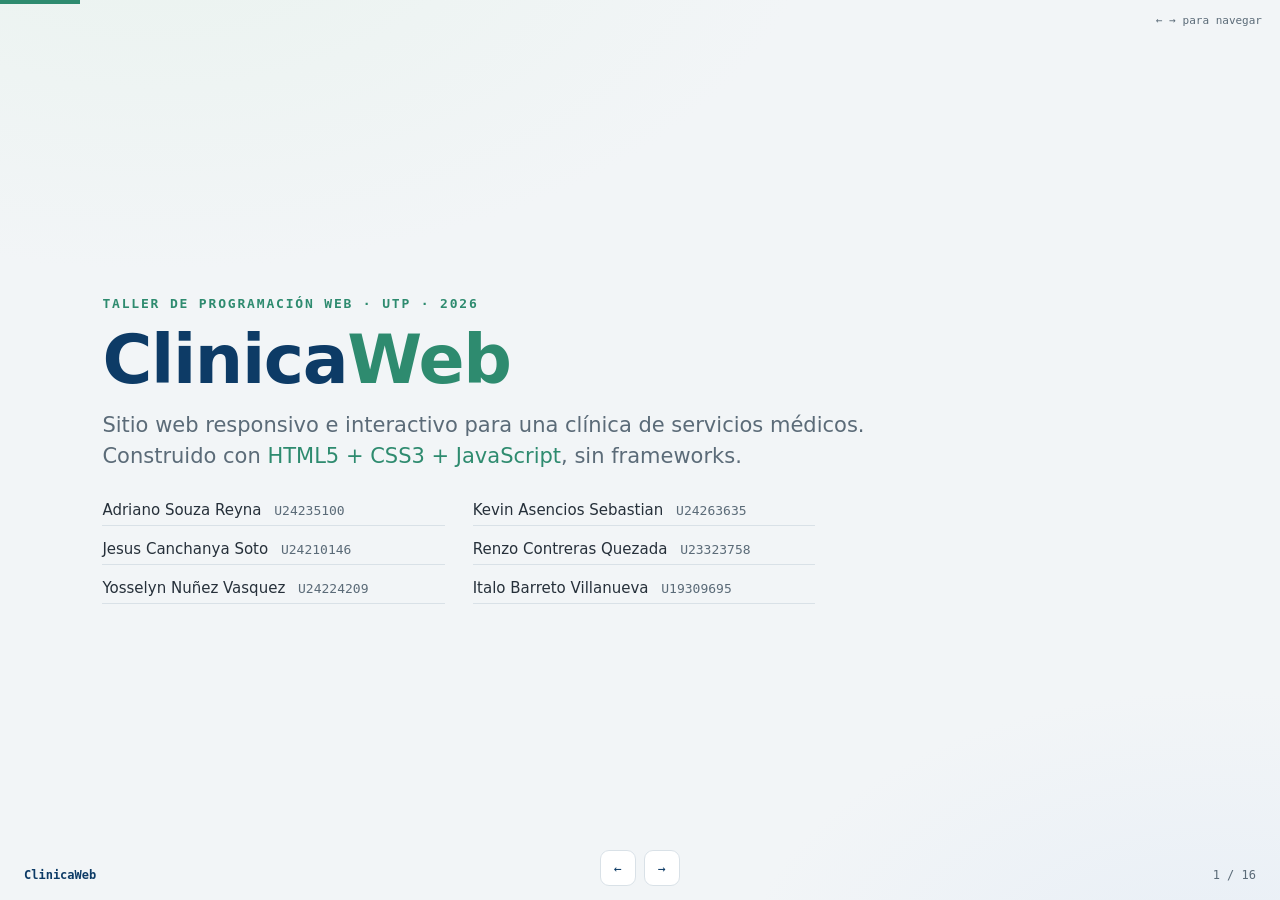
<file: presentacion/index.html>
<!DOCTYPE html>
<html lang="es">
<head>
  <meta charset="UTF-8">
  <meta name="viewport" content="width=device-width, initial-scale=1.0">
  <title>ClinicaWeb — Presentación del proyecto</title>
  <style>
    :root{
      --navy:#0D3B66; --green:#2E8B6F; --ink:#26303a; --muted:#5b6b78;
      --bg:#f2f5f7; --surface:#ffffff; --line:#d9e1e7; --soft:#eef6f2;
      --mono:'JetBrains Mono','SFMono-Regular',Menlo,Consolas,monospace;
      --sans:-apple-system,BlinkMacSystemFont,'Segoe UI',Roboto,system-ui,sans-serif;
    }
    *{box-sizing:border-box;margin:0;padding:0}
    html,body{height:100%}
    body{font-family:var(--sans);color:var(--ink);background:#0a1722;overflow:hidden}

    .deck{position:relative;height:100vh;width:100vw}
    .slide{
      position:absolute;inset:0;display:none;
      padding:6vh 8vw;flex-direction:column;justify-content:center;
      background:radial-gradient(1100px 600px at 12% -10%, #eaf3ef 0%, transparent 60%),
                 radial-gradient(800px 500px at 95% 110%, #e7eef6 0%, transparent 60%), var(--bg);
      animation:slidein .45s cubic-bezier(.2,.8,.2,1);
    }
    .slide.active{display:flex}
    @keyframes slidein{from{opacity:0;transform:translateY(18px)}to{opacity:1;transform:none}}

    .kicker{font-family:var(--mono);font-size:13px;letter-spacing:.14em;text-transform:uppercase;color:var(--green);font-weight:600;margin-bottom:14px}
    h1{font-size:clamp(34px,6vw,68px);line-height:1.03;letter-spacing:-.02em;color:var(--navy);max-width:18ch}
    h2{font-size:clamp(26px,3.6vw,42px);line-height:1.08;letter-spacing:-.015em;color:var(--navy);margin-bottom:18px;max-width:24ch}
    .lead{font-size:clamp(16px,1.8vw,21px);color:var(--muted);max-width:60ch;margin-top:14px;line-height:1.5}
    p{font-size:clamp(15px,1.5vw,18px);color:var(--ink);line-height:1.55}
    em{color:var(--green);font-style:normal}

    ul{list-style:none;margin-top:18px;display:grid;gap:12px;max-width:64ch}
    li{position:relative;padding-left:30px;font-size:clamp(15px,1.6vw,19px);line-height:1.5;color:var(--ink)}
    li::before{content:"";position:absolute;left:0;top:.45em;width:14px;height:14px;border-radius:50%;background:var(--soft);border:2px solid var(--green)}
    li strong{color:var(--navy)}

    .grid{display:grid;grid-template-columns:repeat(2,1fr);gap:16px;margin-top:22px;max-width:78ch}
    .card{background:var(--surface);border:1px solid var(--line);border-radius:14px;padding:20px 22px;box-shadow:0 2px 10px rgba(13,59,102,.05)}
    .card h3{color:var(--navy);font-size:18px;margin-bottom:6px}
    .card p{font-size:15px;color:var(--muted)}
    .card .tag{font-family:var(--mono);font-size:12px;color:var(--green)}

    pre{margin-top:20px;background:#0c2030;color:#e7eef6;border-radius:12px;padding:20px 22px;font-family:var(--mono);font-size:clamp(12px,1.3vw,15px);line-height:1.6;overflow:auto;max-width:80ch;border:1px solid #16334a}
    pre .c{color:#7fd1b9}.pre .k{color:#9ecbff}
    .kw{color:#9ecbff}.cm{color:#7e95a6;font-style:italic}.st{color:#7fd1b9}

    .pills{display:flex;gap:10px;flex-wrap:wrap;margin-top:20px}
    .pill{font-family:var(--mono);font-size:13px;padding:7px 14px;border-radius:999px;background:var(--surface);border:1px solid var(--line);color:var(--ink)}
    .pill--green{background:var(--green);color:#fff;border-color:var(--green)}
    .pill--navy{background:var(--navy);color:#fff;border-color:var(--navy)}

    .team{margin-top:22px;display:grid;grid-template-columns:repeat(2,1fr);gap:8px 28px;max-width:70ch}
    .team div{font-size:15px;color:var(--ink);padding:6px 0;border-bottom:1px solid var(--line)}
    .team span{font-family:var(--mono);color:var(--muted);font-size:13px;margin-left:8px}

    .rubric{margin-top:20px;display:grid;gap:10px;max-width:74ch}
    .rubric .row{display:flex;align-items:center;gap:14px;background:var(--surface);border:1px solid var(--line);border-radius:10px;padding:11px 16px}
    .rubric .row b{color:var(--navy);font-size:15px;flex:1}
    .check{font-family:var(--mono);font-size:12px;color:#fff;background:var(--green);padding:3px 9px;border-radius:999px}
    .num{font-family:var(--mono);color:var(--green);font-weight:600;width:22px}

    .big-stat{font-family:var(--mono);font-size:clamp(60px,12vw,140px);color:var(--green);line-height:1;letter-spacing:-.03em}
    .url{font-family:var(--mono);font-size:clamp(14px,1.6vw,19px);color:var(--navy);margin-top:18px;word-break:break-all}

    /* media slides (text + screenshot) */
    .media-grid{display:grid;grid-template-columns:1.05fr 1fr;gap:4vw;align-items:center;width:100%;max-width:92vw}
    .media-grid__text{min-width:0}
    .media-grid__text h2{margin-bottom:14px}
    .media-grid__text ul{margin-top:14px}
    .media-grid__shot{margin:0}
    .media-grid__shot img{width:100%;max-height:70vh;object-fit:contain;border:1px solid var(--line);border-radius:14px;box-shadow:0 16px 50px rgba(13,59,102,.20);background:#fff}
    .media-grid__shot figcaption{margin-top:10px;font-family:var(--mono);font-size:12px;color:var(--muted);text-align:center}
    .triptych{display:grid;grid-template-columns:repeat(3,1fr);gap:20px;margin-top:18px;width:100%;max-width:92vw}
    .triptych figure{margin:0}
    .triptych img{width:100%;max-height:48vh;object-fit:contain;border:1px solid var(--line);border-radius:10px;box-shadow:0 8px 30px rgba(13,59,102,.15);background:#fff}
    .triptych figcaption{margin-top:8px;font-family:var(--mono);font-size:11px;color:var(--muted);text-align:center}
    @media(max-width:820px){
      .media-grid{grid-template-columns:1fr;gap:16px}
      .media-grid__shot img{max-height:34vh}
      .triptych{grid-template-columns:1fr;gap:12px}
      .triptych img{max-height:24vh}
    }

    /* chrome */
    .progress{position:fixed;top:0;left:0;height:4px;background:var(--green);z-index:50;transition:width .35s ease}
    .hud{position:fixed;bottom:18px;left:0;right:0;display:flex;justify-content:space-between;align-items:center;padding:0 24px;font-family:var(--mono);font-size:12px;color:var(--muted);z-index:50;pointer-events:none}
    .hud .brand{color:var(--navy);font-weight:600}
    .nav{position:fixed;bottom:14px;left:50%;transform:translateX(-50%);display:flex;gap:8px;z-index:50}
    .nav button{font-family:var(--mono);font-size:13px;width:36px;height:36px;border-radius:9px;border:1px solid var(--line);background:var(--surface);color:var(--navy);cursor:pointer;transition:background .15s,border-color .15s}
    .nav button:hover{background:var(--soft);border-color:var(--green)}
    .hint{position:fixed;top:14px;right:18px;font-family:var(--mono);font-size:11px;color:var(--muted);z-index:50}
    @media (max-width:760px){ .grid,.team{grid-template-columns:1fr} .slide{padding:8vh 7vw} }
    @media (prefers-reduced-motion:reduce){ .slide{animation:none} .progress{transition:none} }
  </style>
</head>
<body>

  <div class="progress" id="progress"></div>
  <div class="hint">← → para navegar</div>

  <main class="deck" id="deck">

    <!-- 1 -->
    <section class="slide">
      <div class="kicker">Taller de Programación Web · UTP · 2026</div>
      <h1>Clinica<em>Web</em></h1>
      <p class="lead">Sitio web responsivo e interactivo para una clínica de servicios médicos. Construido con <em>HTML5 + CSS3 + JavaScript</em>, sin frameworks.</p>
      <div class="team">
        <div>Adriano Souza Reyna <span>U24235100</span></div>
        <div>Kevin Asencios Sebastian <span>U24263635</span></div>
        <div>Jesus Canchanya Soto <span>U24210146</span></div>
        <div>Renzo Contreras Quezada <span>U23323758</span></div>
        <div>Yosselyn Nuñez Vasquez <span>U24224209</span></div>
        <div>Italo Barreto Villanueva <span>U19309695</span></div>
      </div>
    </section>

    <!-- 2 -->
    <section class="slide">
      <div class="kicker">01 · El problema</div>
      <h2>Las clínicas pequeñas no resuelven nada en línea.</h2>
      <ul>
        <li><strong>Información fragmentada:</strong> el paciente llama para saber médicos, precios y convenios.</li>
        <li><strong>Sin canal de citas:</strong> todo por teléfono o WhatsApp, sin datos estructurados.</li>
        <li><strong>Cuerpo médico no centralizado:</strong> no se puede verificar CMP ni horarios.</li>
      </ul>
      <p class="lead">ClinicaWeb digitaliza estas tareas en un sitio estático en infraestructura, pero <em>dinámico en el navegador</em>.</p>
    </section>

    <!-- 3 -->
    <section class="slide">
      <div class="kicker">02 · Stack</div>
      <h2>Tres tecnologías, cero dependencias.</h2>
      <div class="pills">
        <span class="pill pill--navy">HTML5 semántico</span>
        <span class="pill pill--navy">CSS3 · Grid + Flexbox</span>
        <span class="pill pill--green">JavaScript vanilla</span>
        <span class="pill">Variables CSS (tokens)</span>
        <span class="pill">@keyframes + transiciones</span>
        <span class="pill">GitHub Pages + Actions</span>
      </div>
      <p class="lead">Sin React, sin build, sin librerías. Solo el estándar de la plataforma web — exactamente lo que evalúa el curso.</p>
    </section>

    <!-- 4 -->
    <section class="slide">
      <div class="kicker">03 · Arquitectura</div>
      <h2>7 páginas + una capa JavaScript compartida.</h2>
      <div class="grid">
        <div class="card"><span class="tag">/index · /medicos · /servicios</span><h3>Páginas de contenido</h3><p>Inicio, directorio médico filtrable y catálogo con cotizador.</p></div>
        <div class="card"><span class="tag">/agenda · /pacientes · /contacto</span><h3>Formularios</h3><p>Cita, registro y contacto con validación y calculadoras.</p></div>
        <div class="card"><span class="tag">/dashboard</span><h3>Panel de indicadores</h3><p>Métricas calculadas en vivo desde los datos.</p></div>
        <div class="card"><span class="tag">/js (7 archivos)</span><h3>Comportamiento</h3><p>data, ui, medicos, servicios, cita, registro, contacto, dashboard.</p></div>
      </div>
    </section>

    <!-- 5 -->
    <section class="slide">
      <div class="kicker">04 · Arrays paralelos · data.js</div>
      <h2>Una sola fuente de verdad.</h2>
      <p class="lead">Varios arreglos comparten el mismo índice: la posición <em>i</em> de cada uno describe al mismo médico. De aquí se alimentan tablas, filtros, calculadoras y dashboard.</p>
      <pre><span class="kw">const</span> medNombres   = [<span class="st">"Dr. Carlos Mendoza"</span>, <span class="st">"Dra. María Torres"</span>, ...];
<span class="kw">const</span> medEspNombre = [<span class="st">"Cardiología"</span>,        <span class="st">"Pediatría"</span>,         ...];
<span class="kw">const</span> medCmp       = [<span class="st">"45231"</span>,             <span class="st">"38742"</span>,            ...];
<span class="cm">// medNombres[i], medEspNombre[i], medCmp[i] → el MISMO médico i</span></pre>
    </section>

    <!-- 6 -->
    <section class="slide">
      <div class="media-grid">
        <div class="media-grid__text">
          <div class="kicker">05 · Menú responsivo · ui.js</div>
          <h2>Botón hamburguesa con mejora progresiva.</h2>
          <ul>
            <li>El botón se <strong>inyecta por DOM</strong> y colapsa el menú en tablet y móvil (&le; 1024px).</li>
            <li>Se marca <strong>html.js</strong>: sin JavaScript, el menú sigue siendo usable.</li>
            <li>Animación de despliegue con <strong>@keyframes</strong>; el ícono se transforma en X.</li>
          </ul>
          <p class="lead">Cubre el requisito: <em>menú responsivo</em>.</p>
        </div>
        <figure class="media-grid__shot">
          <img src="../docs/img/01-menu-hamburguesa.png" alt="Menú hamburguesa abierto en móvil">
          <figcaption>Menú desplegado en viewport móvil</figcaption>
        </figure>
      </div>
    </section>

    <!-- 7 -->
    <section class="slide">
      <div class="media-grid">
        <div class="media-grid__text">
          <div class="kicker">06 · Ventanas flotantes · ui.js</div>
          <h2>Un sistema de modales reutilizable.</h2>
          <ul>
            <li>Funciones <strong>openModal()</strong> / <strong>closeModal()</strong> en todo el sitio.</li>
            <li>Cierre con <strong>tecla Escape</strong>, clic en el fondo o botón ✕.</li>
            <li>Aparición animada (desvanecimiento + escala) con <strong>@keyframes</strong>.</li>
            <li>Se usan para detalle de médico y confirmaciones.</li>
          </ul>
          <p class="lead">Cubre el requisito: <em>ventanas flotantes</em>.</p>
        </div>
        <figure class="media-grid__shot">
          <img src="../docs/img/02-modal-medico.png" alt="Ventana flotante con el detalle de un médico">
          <figcaption>Modal de detalle de médico</figcaption>
        </figure>
      </div>
    </section>

    <!-- 8 -->
    <section class="slide">
      <div class="media-grid">
        <div class="media-grid__text">
          <div class="kicker">07 · Tablas dinámicas · DOM</div>
          <h2>Las tablas se dibujan desde los arrays.</h2>
          <ul>
            <li><strong>Médicos:</strong> render con <strong>createElement</strong> + filtro por especialidad y estado.</li>
            <li><strong>Servicios:</strong> catálogo filtrable por convenio y ordenable por precio.</li>
            <li>Funciones de arrays: <strong>filter</strong>, <strong>sort</strong>, <strong>forEach</strong>, <strong>map</strong>.</li>
          </ul>
          <p class="lead">Cubre: <em>manipulación del DOM</em> y <em>funciones de arrays</em>.</p>
        </div>
        <figure class="media-grid__shot">
          <img src="../docs/img/05-filtro-medicos.png" alt="Tabla de médicos filtrada dinámicamente">
          <figcaption>Tabla filtrada por estado, contador en vivo</figcaption>
        </figure>
      </div>
    </section>

    <!-- 9 -->
    <section class="slide">
      <div class="media-grid">
        <div class="media-grid__text">
          <div class="kicker">08 · Formularios · cita, registro, contacto</div>
          <h2>Validación, cálculo y confirmación.</h2>
          <ul>
            <li><strong>Cita:</strong> validación JS + calculadora de costo (+50% urgencia).</li>
            <li><strong>Registro:</strong> cálculo de edad e IMC.</li>
            <li><strong>Contacto:</strong> contador de caracteres en vivo.</li>
            <li>Al enviar: <strong>preventDefault()</strong>, mensajes propios y modal.</li>
          </ul>
          <p class="lead">Cubre el ítem 5: <em>procesamiento de formularios</em>.</p>
        </div>
        <figure class="media-grid__shot">
          <img src="../docs/img/03-modal-confirmacion-cita.png" alt="Modal de confirmación de cita">
          <figcaption>Confirmación con código de turno y costo generados en JS</figcaption>
        </figure>
      </div>
    </section>

    <!-- 10 -->
    <section class="slide">
      <div class="media-grid">
        <div class="media-grid__text">
          <div class="kicker">09 · Dashboard · dashboard.js</div>
          <h2>Indicadores en tiempo real.</h2>
          <ul>
            <li><strong>KPIs</strong> con <strong>reduce</strong>: médicos, disponibles, promedio, ingreso.</li>
            <li><strong>Gráfico de barras</strong> animado de precio por especialidad.</li>
            <li><strong>Donut</strong> de estado con <strong>conic-gradient</strong> calculado en JS.</li>
            <li>Filtros que <strong>recalculan todo al instante</strong>.</li>
          </ul>
          <p class="lead">Reúne arrays, funciones de arrays, eventos y DOM en una vista.</p>
        </div>
        <figure class="media-grid__shot">
          <img src="../docs/img/09-dashboard.png" alt="Panel de indicadores del dashboard">
          <figcaption>KPIs, barras, donut y rankings calculados en vivo</figcaption>
        </figure>
      </div>
    </section>

    <!-- 11 · responsivo -->
    <section class="slide">
      <div class="kicker">10 · Diseño responsivo</div>
      <h2>Una sola base, tres tamaños.</h2>
      <div class="triptych">
        <figure>
          <img src="../docs/img/11-inicio-desktop.png" alt="Inicio en escritorio">
          <figcaption>Escritorio · 1280px</figcaption>
        </figure>
        <figure>
          <img src="../docs/img/12-inicio-tablet.png" alt="Inicio en tablet">
          <figcaption>Tablet · 768px</figcaption>
        </figure>
        <figure>
          <img src="../docs/img/13-inicio-movil.png" alt="Inicio en móvil">
          <figcaption>Móvil · 375px</figcaption>
        </figure>
      </div>
      <p class="lead">Flexbox y Grid con tres <em>breakpoints</em>. El menú colapsa en hamburguesa desde tablet hacia abajo (ítem 2).</p>
    </section>

    <!-- 11 -->
    <section class="slide">
      <div class="kicker">11 · Animaciones</div>
      <h2>Movimiento con propósito.</h2>
      <ul>
        <li><strong>Transiciones</strong> en botones, tarjetas y campos.</li>
        <li><strong>@keyframes</strong> para modales, menú, pulso de estado y barras del dashboard.</li>
        <li>Respeta <strong>prefers-reduced-motion</strong> para accesibilidad.</li>
      </ul>
      <p class="lead">Cubre el requisito: <em>animaciones y transiciones CSS</em>.</p>
    </section>

    <!-- 12 -->
    <section class="slide">
      <div class="kicker">12 · Calidad</div>
      <h2>No lo decimos — lo probamos.</h2>
      <div class="big-stat">30/30</div>
      <p class="lead">Pruebas automatizadas con <em>jsdom</em>: cargan cada página, ejecutan los scripts y verifican el DOM — render de tablas, filtros, cotizador (120+80=200), recargo (120→180), IMC (24.2), modales y métricas del dashboard. Todas pasan.</p>
    </section>

    <!-- 13 -->
    <section class="slide">
      <div class="kicker">13 · Despliegue</div>
      <h2>En línea, automático, en cada push.</h2>
      <ul>
        <li>Desplegado en <strong>GitHub Pages</strong> vía <strong>GitHub Actions</strong>.</li>
        <li>100% estático con rutas relativas — sirve sin configuración extra.</li>
        <li>Conserva <strong>Docker + Nginx</strong> para infraestructura propia.</li>
      </ul>
      <div class="url">https://heyarnoldo.github.io/clinicaweb/</div>
    </section>

    <!-- 14 -->
    <section class="slide">
      <div class="kicker">14 · Rúbrica</div>
      <h2>Los 8 aspectos del desarrollo.</h2>
      <div class="rubric">
        <div class="row"><span class="num">1</span><b>Contenido coherente y de alta calidad</b><span class="check">✓</span></div>
        <div class="row"><span class="num">2</span><b>Diseño responsivo (Flexbox + Grid)</b><span class="check">✓</span></div>
        <div class="row"><span class="num">3</span><b>Tablas y formularios validados y estilizados</b><span class="check">✓</span></div>
        <div class="row"><span class="num">4</span><b>Animaciones y transiciones CSS</b><span class="check">✓</span></div>
        <div class="row"><span class="num">5</span><b>JavaScript: eventos, funciones, formularios</b><span class="check">✓</span></div>
        <div class="row"><span class="num">6</span><b>Arrays paralelos y funciones de arrays</b><span class="check">✓</span></div>
        <div class="row"><span class="num">7</span><b>Menú responsivo y ventanas flotantes</b><span class="check">✓</span></div>
        <div class="row"><span class="num">8</span><b>Manipulación del DOM</b><span class="check">✓</span></div>
      </div>
    </section>

    <!-- 15 -->
    <section class="slide">
      <div class="kicker">Gracias</div>
      <h1>¿Preguntas?</h1>
      <p class="lead">ClinicaWeb — Taller de Programación Web · UTP · 2026.<br>Código y sitio en vivo:</p>
      <div class="url">github.com/HeyArnoldo/clinicaweb &nbsp;·&nbsp; heyarnoldo.github.io/clinicaweb</div>
    </section>

  </main>

  <div class="nav">
    <button id="prev" aria-label="Anterior">←</button>
    <button id="next" aria-label="Siguiente">→</button>
  </div>
  <div class="hud">
    <span class="brand">ClinicaWeb</span>
    <span id="counter">1 / 15</span>
  </div>

  <script>
    (function(){
      "use strict";
      var slides = Array.prototype.slice.call(document.querySelectorAll(".slide"));
      var i = 0;
      var counter = document.getElementById("counter");
      var progress = document.getElementById("progress");

      function show(n){
        i = Math.max(0, Math.min(slides.length - 1, n));
        slides.forEach(function(s, k){ s.classList.toggle("active", k === i); });
        counter.textContent = (i + 1) + " / " + slides.length;
        progress.style.width = ((i + 1) / slides.length * 100) + "%";
        location.hash = "s" + (i + 1);
      }
      function next(){ show(i + 1); }
      function prev(){ show(i - 1); }

      document.getElementById("next").addEventListener("click", next);
      document.getElementById("prev").addEventListener("click", prev);
      document.addEventListener("keydown", function(e){
        if (e.key === "ArrowRight" || e.key === " " || e.key === "PageDown") { e.preventDefault(); next(); }
        else if (e.key === "ArrowLeft" || e.key === "PageUp") { e.preventDefault(); prev(); }
        else if (e.key === "Home") show(0);
        else if (e.key === "End") show(slides.length - 1);
      });
      // Advance on tap (right half) / back (left half) for touch.
      document.getElementById("deck").addEventListener("click", function(e){
        if (e.target.closest(".nav")) return;
        (e.clientX > window.innerWidth / 2) ? next() : prev();
      });

      var start = parseInt((location.hash.match(/^#s(\d+)$/) || [])[1], 10);
      show(isNaN(start) ? 0 : start - 1);
    })();
  </script>
</body>
</html>
</file>
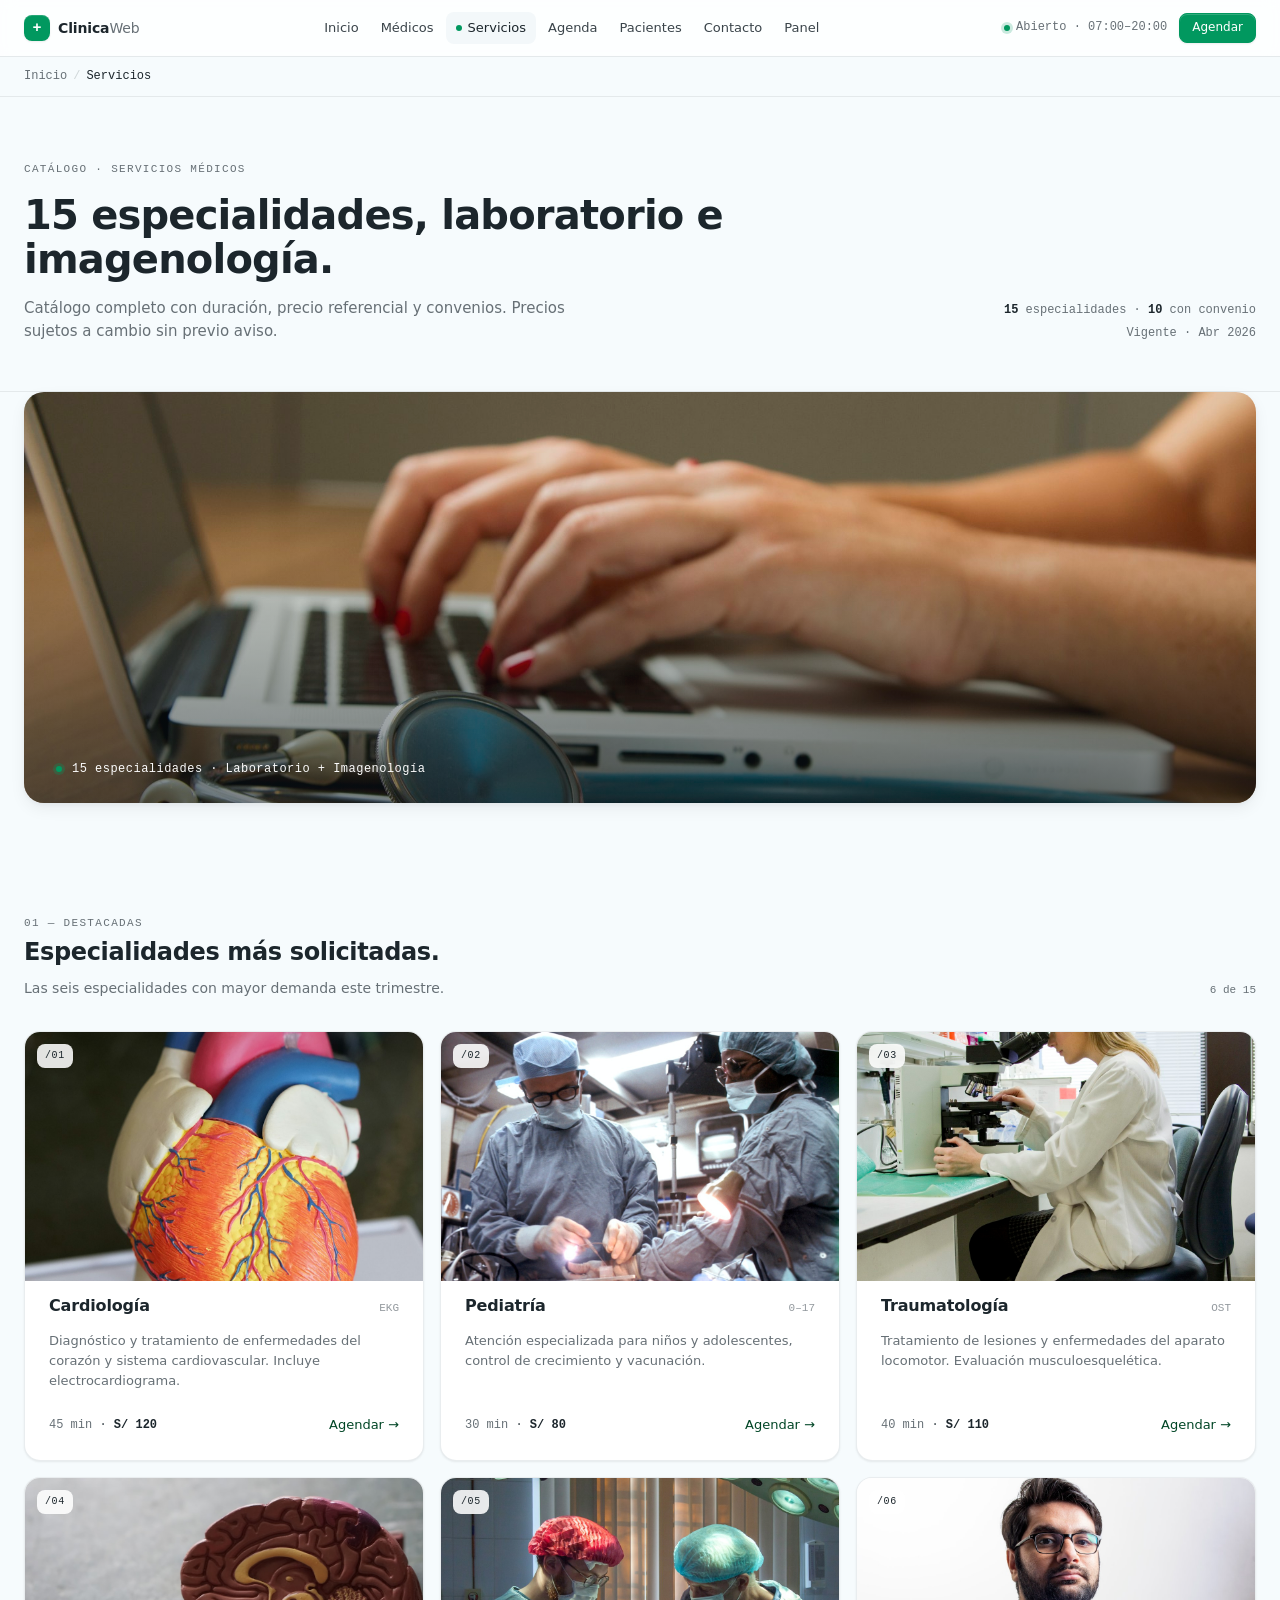
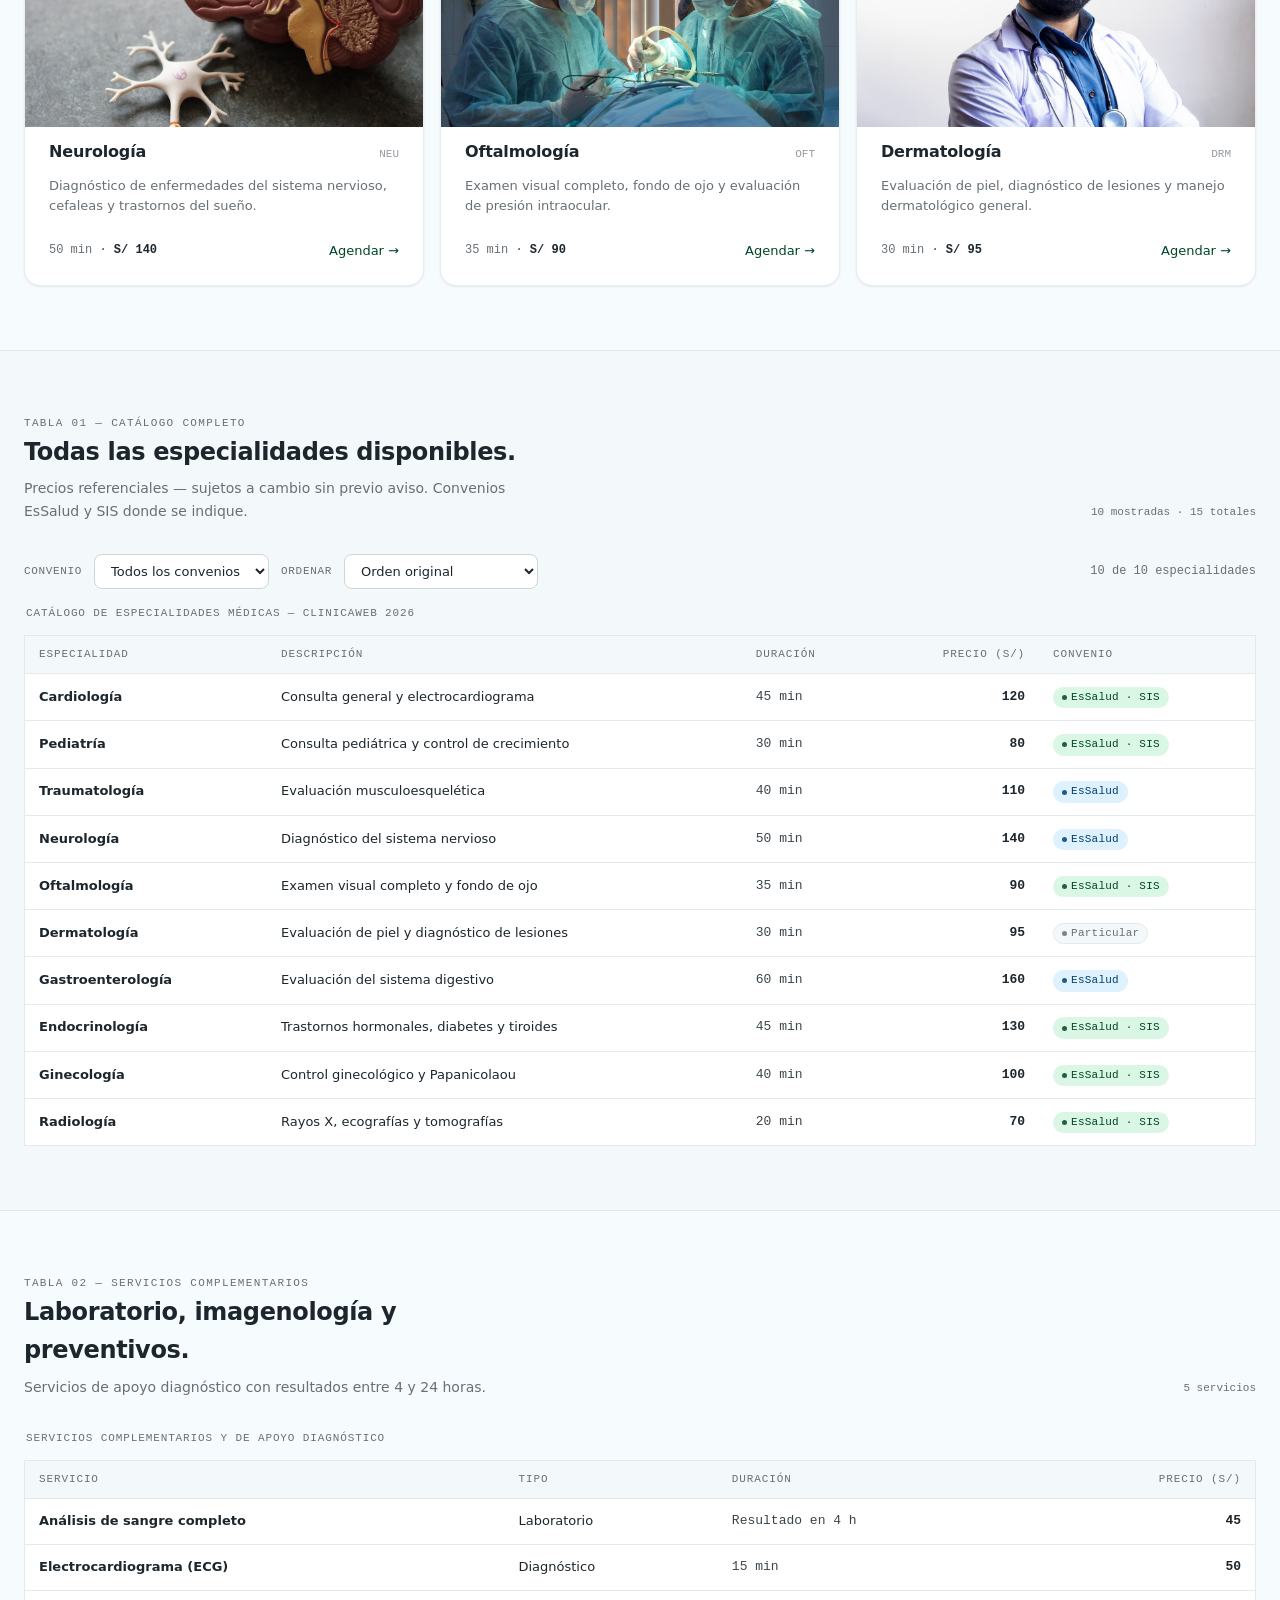
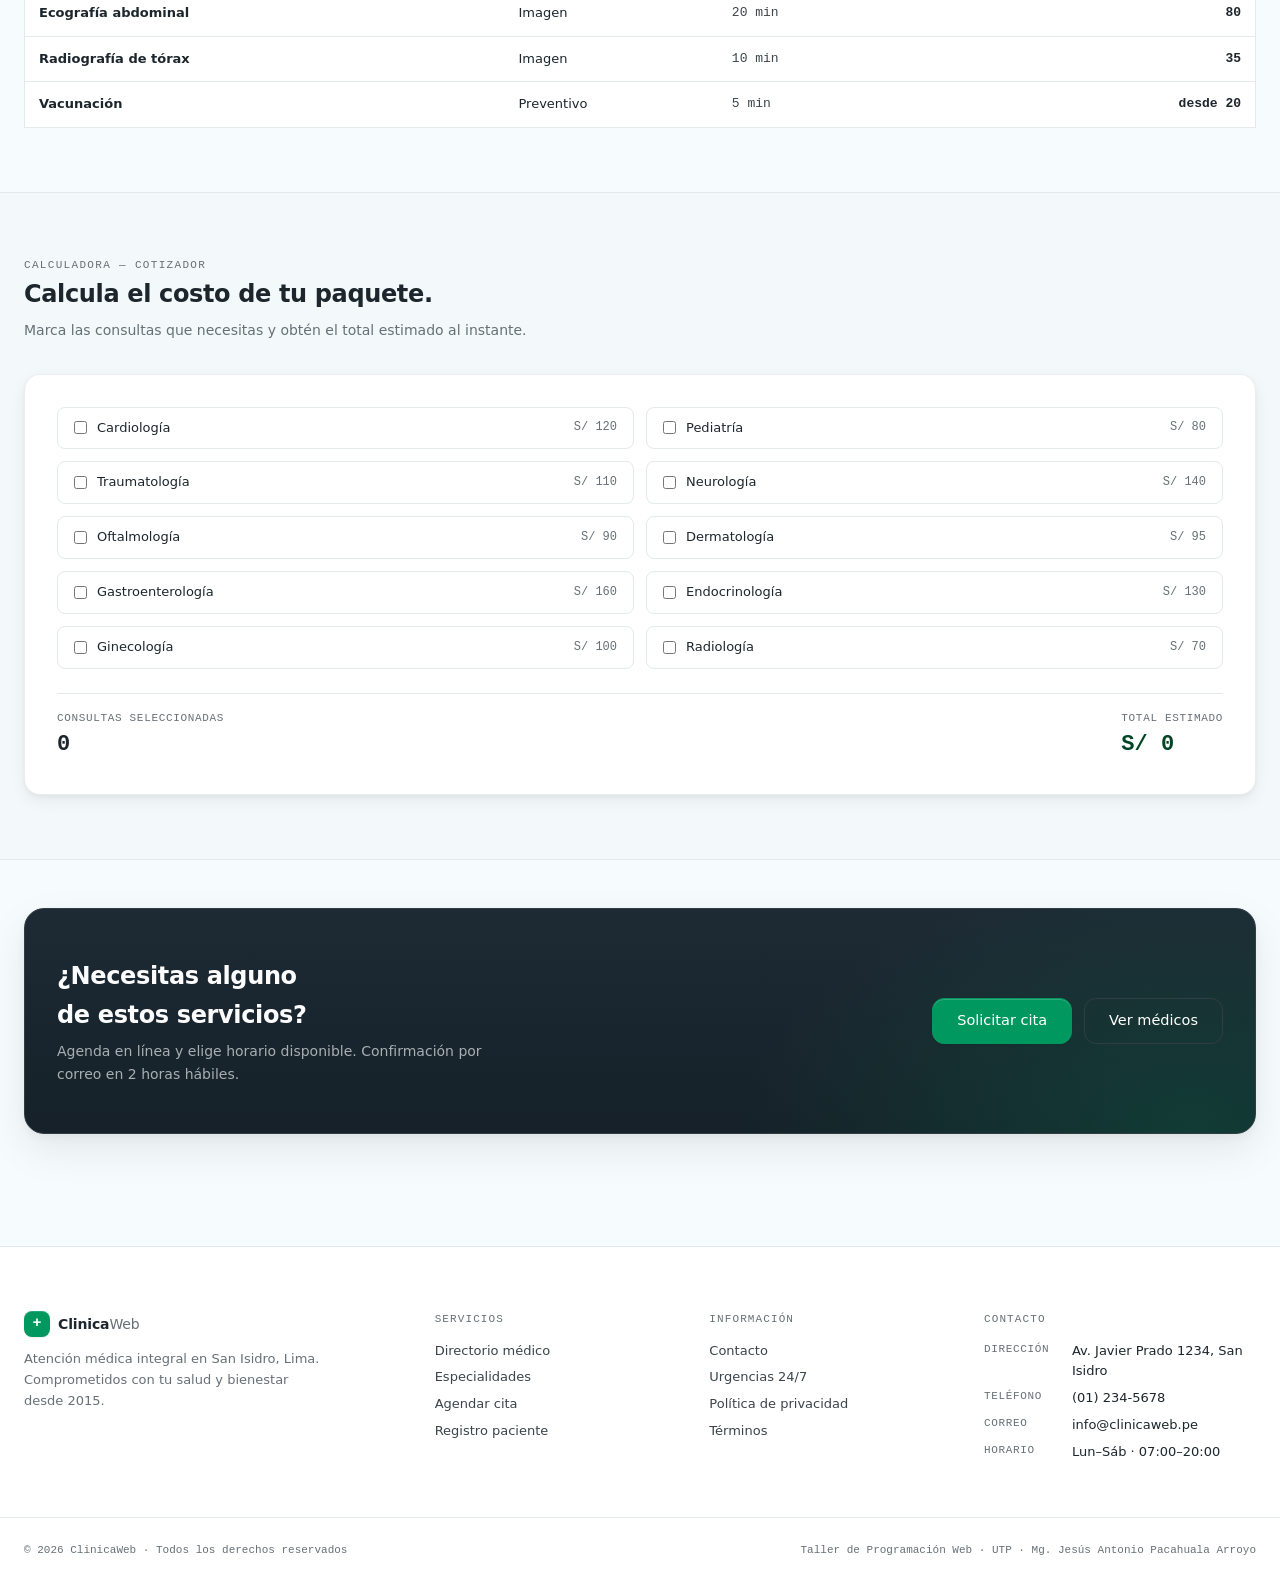
<file: servicios/index.html>
<!DOCTYPE html>
<html lang="es">
<head>
  <meta charset="UTF-8">
  <meta name="viewport" content="width=device-width, initial-scale=1.0">
  <meta name="description" content="Catálogo completo de servicios médicos de ClinicaWeb: 15 especialidades, laboratorio, imagenología y vacunación.">
  <title>ClinicaWeb — Servicios y especialidades</title>
  <link rel="stylesheet" href="../css/tokens.css">
</head>
<body>

  <header class="site-header">
    <div class="site-header__inner">
      <a href="../index.html" class="brand" aria-label="ClinicaWeb — Inicio">
        <span class="brand__mark" aria-hidden="true">+</span>
        <span class="brand__name">Clinica<em>Web</em></span>
      </a>
      <nav class="site-nav" aria-label="Principal">
        <ul>
          <li><a href="../index.html">Inicio</a></li>
          <li><a href="../medicos/index.html">Médicos</a></li>
          <li><a href="index.html" aria-current="page">Servicios</a></li>
          <li><a href="../agenda/nueva-cita.html">Agenda</a></li>
          <li><a href="../pacientes/registro.html">Pacientes</a></li>
          <li><a href="../contacto/index.html">Contacto</a></li>
          <li><a href="../dashboard/index.html">Panel</a></li>
        </ul>
      </nav>
      <div class="site-header__right">
        <span class="site-header__status">
          <span class="dot" aria-hidden="true"></span>
          Abierto · 07:00–20:00
        </span>
        <a href="../agenda/nueva-cita.html" class="btn btn--primary btn--sm">Agendar</a>
      </div>
    </div>
  </header>

  <nav class="breadcrumb" aria-label="Migas de pan">
    <div class="breadcrumb__inner">
      <a href="../index.html">Inicio</a>
      <span class="breadcrumb__sep">/</span>
      <span aria-current="page">Servicios</span>
    </div>
  </nav>

  <main>

    <section class="page-intro">
      <div class="page-intro__inner">
        <div>
          <div class="kicker page-intro__kicker">Catálogo · Servicios médicos</div>
          <h1>15 especialidades, laboratorio e imagenología.</h1>
          <p class="page-intro__lead">
            Catálogo completo con duración, precio referencial y convenios. Precios sujetos a cambio sin previo aviso.
          </p>
        </div>
        <div class="page-intro__meta">
          <div><strong>15</strong> especialidades · <strong>10</strong> con convenio</div>
          <div>Vigente · Abr 2026</div>
        </div>
      </div>
    </section>

    <div class="banner-media" aria-hidden="true">
      <div class="banner-media__inner">
        <img src="../assets/img/servicios-estetoscopio.jpg"
             alt="Stetoscopio y libreta clínica sobre escritorio">
        <div class="banner-media__overlay"></div>
        <div class="banner-media__caption">
          <span class="dot" aria-hidden="true"></span>
          15 especialidades · Laboratorio + Imagenología
        </div>
      </div>
    </div>

    <!-- ESPECIALIDADES DESTACADAS -->
    <section class="section">
      <div class="section__head">
        <div>
          <div class="kicker">01 — Destacadas</div>
          <h2>Especialidades más solicitadas.</h2>
          <p class="section__lead">Las seis especialidades con mayor demanda este trimestre.</p>
        </div>
        <div class="section__meta">6 de 15</div>
      </div>

      <div class="grid grid--3 grid--bordered">
        <article class="tile">
          <div class="tile__media">
            <img src="../assets/img/cardiologia.jpg"
                 alt="Monitor cardíaco" loading="lazy">
            <span class="tile__media-badge">/01</span>
          </div>
          <div class="tile__head">
            <h3>Cardiología</h3>
            <span class="tile__num">EKG</span>
          </div>
          <p>Diagnóstico y tratamiento de enfermedades del corazón y sistema cardiovascular. Incluye electrocardiograma.</p>
          <div class="tile__foot">
            <span><span style="color:var(--muted)">45 min</span> · <span class="tile__price">S/ 120</span></span>
            <a href="../agenda/nueva-cita.html" class="tile__cta">Agendar</a>
          </div>
        </article>
        <article class="tile">
          <div class="tile__media">
            <img src="../assets/img/pediatria.jpg"
                 alt="Sala pediátrica" loading="lazy">
            <span class="tile__media-badge">/02</span>
          </div>
          <div class="tile__head">
            <h3>Pediatría</h3>
            <span class="tile__num">0–17</span>
          </div>
          <p>Atención especializada para niños y adolescentes, control de crecimiento y vacunación.</p>
          <div class="tile__foot">
            <span><span style="color:var(--muted)">30 min</span> · <span class="tile__price">S/ 80</span></span>
            <a href="../agenda/nueva-cita.html" class="tile__cta">Agendar</a>
          </div>
        </article>
        <article class="tile">
          <div class="tile__media">
            <img src="../assets/img/traumatologia.jpg"
                 alt="Examen óseo" loading="lazy">
            <span class="tile__media-badge">/03</span>
          </div>
          <div class="tile__head">
            <h3>Traumatología</h3>
            <span class="tile__num">OST</span>
          </div>
          <p>Tratamiento de lesiones y enfermedades del aparato locomotor. Evaluación musculoesquelética.</p>
          <div class="tile__foot">
            <span><span style="color:var(--muted)">40 min</span> · <span class="tile__price">S/ 110</span></span>
            <a href="../agenda/nueva-cita.html" class="tile__cta">Agendar</a>
          </div>
        </article>
        <article class="tile">
          <div class="tile__media">
            <img src="../assets/img/neurologia.jpg"
                 alt="Diagnóstico neurológico" loading="lazy">
            <span class="tile__media-badge">/04</span>
          </div>
          <div class="tile__head">
            <h3>Neurología</h3>
            <span class="tile__num">NEU</span>
          </div>
          <p>Diagnóstico de enfermedades del sistema nervioso, cefaleas y trastornos del sueño.</p>
          <div class="tile__foot">
            <span><span style="color:var(--muted)">50 min</span> · <span class="tile__price">S/ 140</span></span>
            <a href="../agenda/nueva-cita.html" class="tile__cta">Agendar</a>
          </div>
        </article>
        <article class="tile">
          <div class="tile__media">
            <img src="../assets/img/oftalmologia.jpg"
                 alt="Equipo oftalmológico" loading="lazy">
            <span class="tile__media-badge">/05</span>
          </div>
          <div class="tile__head">
            <h3>Oftalmología</h3>
            <span class="tile__num">OFT</span>
          </div>
          <p>Examen visual completo, fondo de ojo y evaluación de presión intraocular.</p>
          <div class="tile__foot">
            <span><span style="color:var(--muted)">35 min</span> · <span class="tile__price">S/ 90</span></span>
            <a href="../agenda/nueva-cita.html" class="tile__cta">Agendar</a>
          </div>
        </article>
        <article class="tile">
          <div class="tile__media">
            <img src="../assets/img/radiologia.jpg"
                 alt="Examen dermatológico" loading="lazy">
            <span class="tile__media-badge">/06</span>
          </div>
          <div class="tile__head">
            <h3>Dermatología</h3>
            <span class="tile__num">DRM</span>
          </div>
          <p>Evaluación de piel, diagnóstico de lesiones y manejo dermatológico general.</p>
          <div class="tile__foot">
            <span><span style="color:var(--muted)">30 min</span> · <span class="tile__price">S/ 95</span></span>
            <a href="../agenda/nueva-cita.html" class="tile__cta">Agendar</a>
          </div>
        </article>
      </div>
    </section>

    <!-- CATÁLOGO COMPLETO -->
    <section class="section section--alt">
      <div class="section__head">
        <div>
          <div class="kicker">Tabla 01 — Catálogo completo</div>
          <h2>Todas las especialidades disponibles.</h2>
          <p class="section__lead">Precios referenciales — sujetos a cambio sin previo aviso. Convenios EsSalud y SIS donde se indique.</p>
        </div>
        <div class="section__meta">10 mostradas · 15 totales</div>
      </div>

      <div class="table-wrap table-wrap--scroll">
        <table class="data-table">
          <caption>Catálogo de especialidades médicas — ClinicaWeb 2026</caption>
          <thead>
            <tr>
              <th scope="col">Especialidad</th>
              <th scope="col">Descripción</th>
              <th scope="col">Duración</th>
              <th scope="col" class="num">Precio (S/)</th>
              <th scope="col">Convenio</th>
            </tr>
          </thead>
          <tbody>
            <tr>
              <td><strong>Cardiología</strong></td>
              <td>Consulta general y electrocardiograma</td>
              <td class="time">45 min</td>
              <td class="num price">120</td>
              <td><span class="badge badge--ok">EsSalud · SIS</span></td>
            </tr>
            <tr>
              <td><strong>Pediatría</strong></td>
              <td>Consulta pediátrica y control de crecimiento</td>
              <td class="time">30 min</td>
              <td class="num price">80</td>
              <td><span class="badge badge--ok">EsSalud · SIS</span></td>
            </tr>
            <tr>
              <td><strong>Traumatología</strong></td>
              <td>Evaluación musculoesquelética</td>
              <td class="time">40 min</td>
              <td class="num price">110</td>
              <td><span class="badge badge--info">EsSalud</span></td>
            </tr>
            <tr>
              <td><strong>Neurología</strong></td>
              <td>Diagnóstico del sistema nervioso</td>
              <td class="time">50 min</td>
              <td class="num price">140</td>
              <td><span class="badge badge--info">EsSalud</span></td>
            </tr>
            <tr>
              <td><strong>Oftalmología</strong></td>
              <td>Examen visual completo y fondo de ojo</td>
              <td class="time">35 min</td>
              <td class="num price">90</td>
              <td><span class="badge badge--ok">EsSalud · SIS</span></td>
            </tr>
            <tr>
              <td><strong>Dermatología</strong></td>
              <td>Evaluación de piel y diagnóstico de lesiones</td>
              <td class="time">30 min</td>
              <td class="num price">95</td>
              <td><span class="badge badge--muted">Particular</span></td>
            </tr>
            <tr>
              <td><strong>Gastroenterología</strong></td>
              <td>Evaluación del sistema digestivo</td>
              <td class="time">60 min</td>
              <td class="num price">160</td>
              <td><span class="badge badge--info">EsSalud</span></td>
            </tr>
            <tr>
              <td><strong>Endocrinología</strong></td>
              <td>Trastornos hormonales, diabetes y tiroides</td>
              <td class="time">45 min</td>
              <td class="num price">130</td>
              <td><span class="badge badge--ok">EsSalud · SIS</span></td>
            </tr>
            <tr>
              <td><strong>Ginecología</strong></td>
              <td>Control ginecológico y Papanicolaou</td>
              <td class="time">40 min</td>
              <td class="num price">100</td>
              <td><span class="badge badge--ok">EsSalud · SIS</span></td>
            </tr>
            <tr>
              <td><strong>Radiología</strong></td>
              <td>Rayos X, ecografías y tomografías</td>
              <td class="time">20 min</td>
              <td class="num price">70</td>
              <td><span class="badge badge--ok">EsSalud · SIS</span></td>
            </tr>
          </tbody>
        </table>
      </div>
    </section>

    <!-- SERVICIOS ADICIONALES -->
    <section class="section">
      <div class="section__head">
        <div>
          <div class="kicker">Tabla 02 — Servicios complementarios</div>
          <h2>Laboratorio, imagenología y preventivos.</h2>
          <p class="section__lead">Servicios de apoyo diagnóstico con resultados entre 4 y 24 horas.</p>
        </div>
        <div class="section__meta">5 servicios</div>
      </div>

      <div class="table-wrap table-wrap--scroll">
        <table class="data-table">
          <caption>Servicios complementarios y de apoyo diagnóstico</caption>
          <thead>
            <tr>
              <th scope="col">Servicio</th>
              <th scope="col">Tipo</th>
              <th scope="col">Duración</th>
              <th scope="col" class="num">Precio (S/)</th>
            </tr>
          </thead>
          <tbody>
            <tr>
              <td><strong>Análisis de sangre completo</strong></td>
              <td>Laboratorio</td>
              <td class="time">Resultado en 4 h</td>
              <td class="num price">45</td>
            </tr>
            <tr>
              <td><strong>Electrocardiograma (ECG)</strong></td>
              <td>Diagnóstico</td>
              <td class="time">15 min</td>
              <td class="num price">50</td>
            </tr>
            <tr>
              <td><strong>Ecografía abdominal</strong></td>
              <td>Imagen</td>
              <td class="time">20 min</td>
              <td class="num price">80</td>
            </tr>
            <tr>
              <td><strong>Radiografía de tórax</strong></td>
              <td>Imagen</td>
              <td class="time">10 min</td>
              <td class="num price">35</td>
            </tr>
            <tr>
              <td><strong>Vacunación</strong></td>
              <td>Preventivo</td>
              <td class="time">5 min</td>
              <td class="num price">desde 20</td>
            </tr>
          </tbody>
        </table>
      </div>
    </section>

    <!-- CTA -->
    <section class="cta-strip">
      <div class="cta-strip__inner">
        <div>
          <h2>¿Necesitas alguno de estos servicios?</h2>
          <p>Agenda en línea y elige horario disponible. Confirmación por correo en 2 horas hábiles.</p>
        </div>
        <div style="display:flex;gap:12px;flex-wrap:wrap;">
          <a href="../agenda/nueva-cita.html" class="btn btn--primary btn--lg">Solicitar cita</a>
          <a href="../medicos/index.html" class="btn btn--secondary btn--lg">Ver médicos</a>
        </div>
      </div>
    </section>

  </main>

  <footer class="site-footer">
    <div class="site-footer__grid">
      <div class="site-footer__brand">
        <a href="../index.html" class="brand">
          <span class="brand__mark" aria-hidden="true">+</span>
          <span class="brand__name">Clinica<em>Web</em></span>
        </a>
        <p>Atención médica integral en San Isidro, Lima. Comprometidos con tu salud y bienestar desde 2015.</p>
      </div>
      <div class="site-footer__col">
        <h3>Servicios</h3>
        <ul>
          <li><a href="../medicos/index.html">Directorio médico</a></li>
          <li><a href="index.html">Especialidades</a></li>
          <li><a href="../agenda/nueva-cita.html">Agendar cita</a></li>
          <li><a href="../pacientes/registro.html">Registro paciente</a></li>
        </ul>
      </div>
      <div class="site-footer__col">
        <h3>Información</h3>
        <ul>
          <li><a href="../contacto/index.html">Contacto</a></li>
          <li><a href="../contacto/index.html">Urgencias 24/7</a></li>
          <li><a href="#">Política de privacidad</a></li>
          <li><a href="#">Términos</a></li>
        </ul>
      </div>
      <div class="site-footer__col site-footer__contact">
        <h3>Contacto</h3>
        <div class="row"><span class="lab">Dirección</span><span class="val">Av. Javier Prado 1234, San Isidro</span></div>
        <div class="row"><span class="lab">Teléfono</span><span class="val">(01) 234-5678</span></div>
        <div class="row"><span class="lab">Correo</span><span class="val">info@clinicaweb.pe</span></div>
        <div class="row"><span class="lab">Horario</span><span class="val">Lun–Sáb · 07:00–20:00</span></div>
      </div>
    </div>
    <div class="site-footer__bottom">
      <span>© 2026 ClinicaWeb · Todos los derechos reservados</span>
      <span>Taller de Programación Web · UTP · Mg. Jesús Antonio Pacahuala Arroyo</span>
    </div>
  </footer>

  <script defer src="../js/ui.js"></script>
  <script defer src="../js/data.js"></script>
  <script defer src="../js/servicios.js"></script>
</body>
</html>
</file>
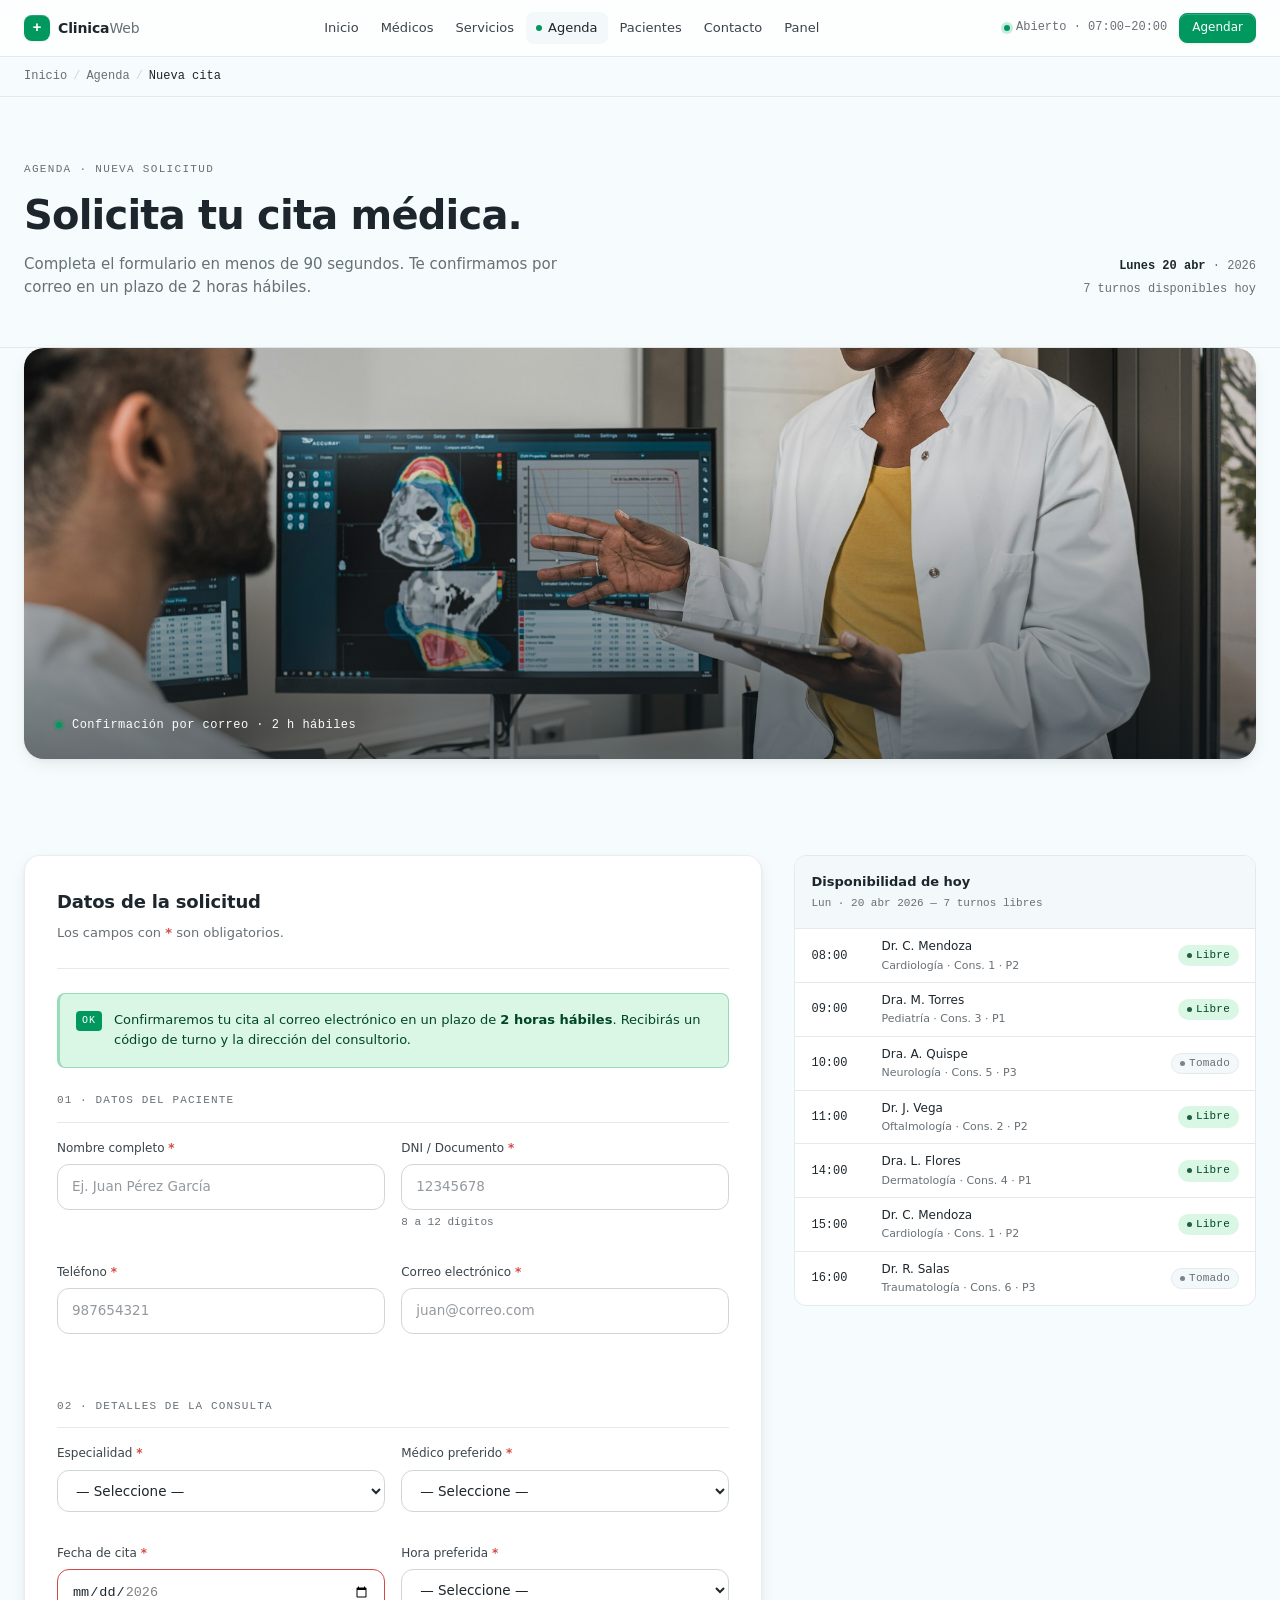
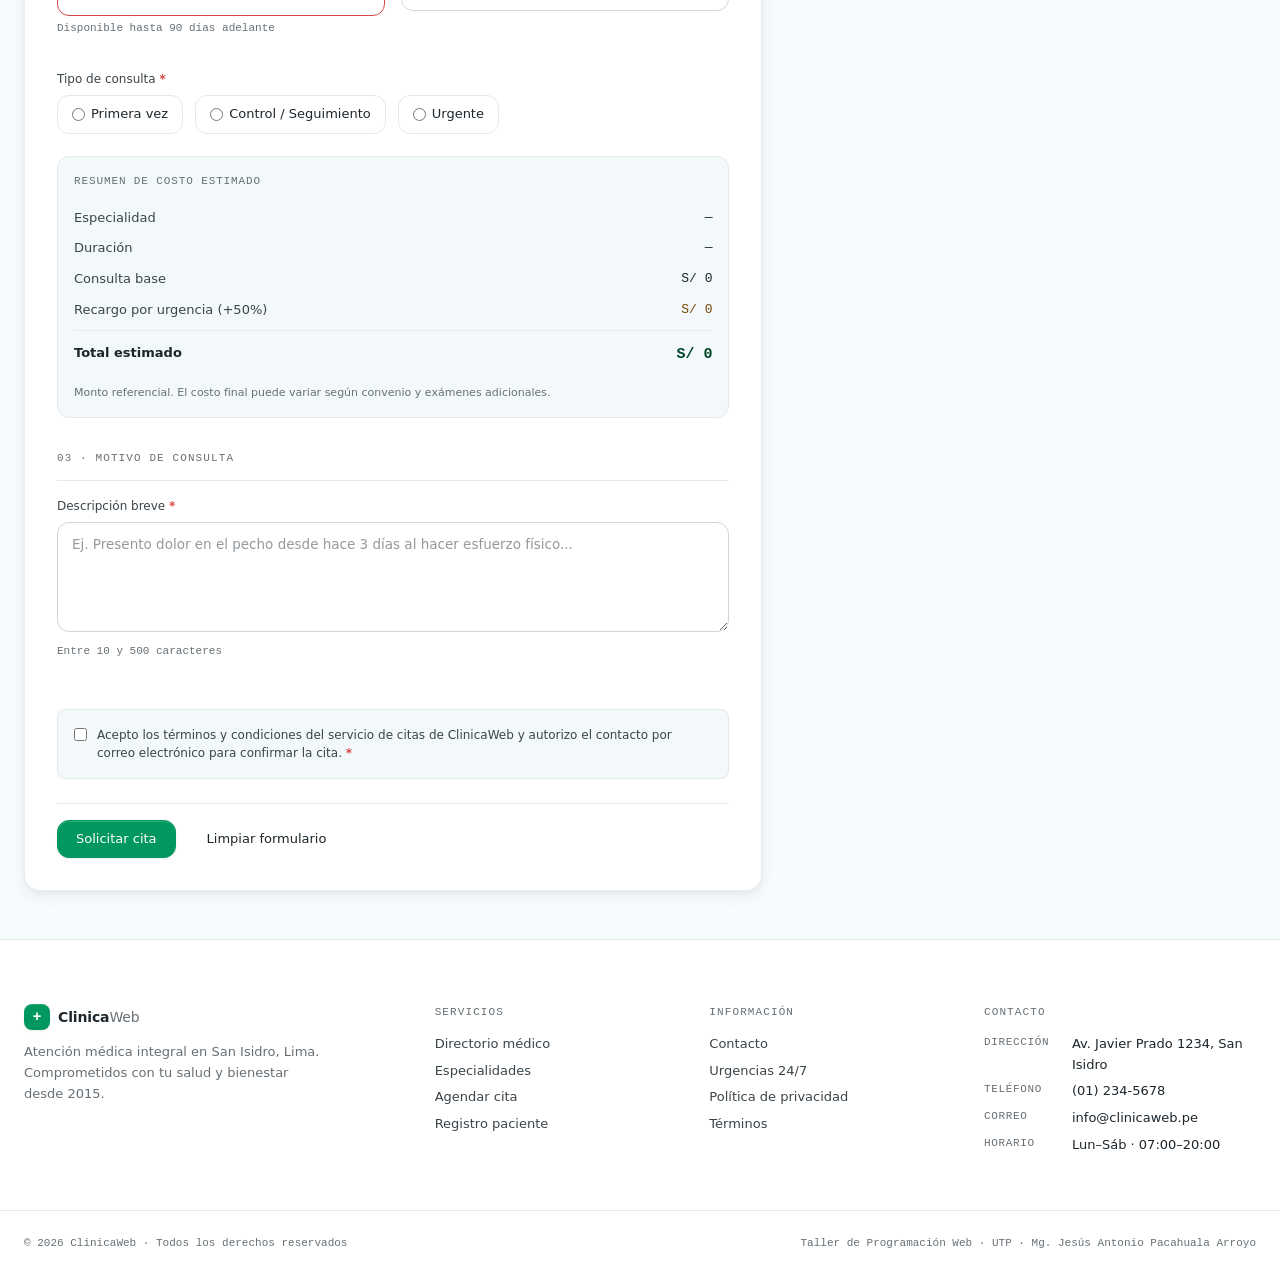
<file: agenda/nueva-cita.html>
<!DOCTYPE html>
<html lang="es">
<head>
  <meta charset="UTF-8">
  <meta name="viewport" content="width=device-width, initial-scale=1.0">
  <meta name="description" content="Agenda tu cita médica en ClinicaWeb. Disponibilidad en tiempo real y confirmación por correo en 2 horas hábiles.">
  <title>ClinicaWeb — Nueva cita</title>
  <link rel="stylesheet" href="../css/tokens.css">
</head>
<body>

  <header class="site-header">
    <div class="site-header__inner">
      <a href="../index.html" class="brand" aria-label="ClinicaWeb — Inicio">
        <span class="brand__mark" aria-hidden="true">+</span>
        <span class="brand__name">Clinica<em>Web</em></span>
      </a>
      <nav class="site-nav" aria-label="Principal">
        <ul>
          <li><a href="../index.html">Inicio</a></li>
          <li><a href="../medicos/index.html">Médicos</a></li>
          <li><a href="../servicios/index.html">Servicios</a></li>
          <li><a href="nueva-cita.html" aria-current="page">Agenda</a></li>
          <li><a href="../pacientes/registro.html">Pacientes</a></li>
          <li><a href="../contacto/index.html">Contacto</a></li>
          <li><a href="../dashboard/index.html">Panel</a></li>
        </ul>
      </nav>
      <div class="site-header__right">
        <span class="site-header__status">
          <span class="dot" aria-hidden="true"></span>
          Abierto · 07:00–20:00
        </span>
        <a href="nueva-cita.html" class="btn btn--primary btn--sm">Agendar</a>
      </div>
    </div>
  </header>

  <nav class="breadcrumb" aria-label="Migas de pan">
    <div class="breadcrumb__inner">
      <a href="../index.html">Inicio</a>
      <span class="breadcrumb__sep">/</span>
      <a href="nueva-cita.html">Agenda</a>
      <span class="breadcrumb__sep">/</span>
      <span aria-current="page">Nueva cita</span>
    </div>
  </nav>

  <main>

    <section class="page-intro">
      <div class="page-intro__inner">
        <div>
          <div class="kicker page-intro__kicker">Agenda · Nueva solicitud</div>
          <h1>Solicita tu cita médica.</h1>
          <p class="page-intro__lead">
            Completa el formulario en menos de 90 segundos. Te confirmamos por correo en un plazo de 2 horas hábiles.
          </p>
        </div>
        <div class="page-intro__meta">
          <div><strong>Lunes 20 abr</strong> · 2026</div>
          <div>7 turnos disponibles hoy</div>
        </div>
      </div>
    </section>

    <div class="banner-media" aria-hidden="true">
      <div class="banner-media__inner">
        <img src="../assets/img/recepcion.jpg"
             alt="Recepción de la clínica">
        <div class="banner-media__overlay"></div>
        <div class="banner-media__caption">
          <span class="dot" aria-hidden="true"></span>
          Confirmación por correo · 2 h hábiles
        </div>
      </div>
    </div>

    <div class="split">

      <!-- FORM -->
      <div class="split__main">
        <div class="form-card">
          <div class="form-card__head">
            <h2>Datos de la solicitud</h2>
            <p>Los campos con <span class="req">*</span> son obligatorios.</p>
          </div>

          <div class="alert alert--ok" role="status">
            <span class="alert__tag">OK</span>
            <div>Confirmaremos tu cita al correo electrónico en un plazo de <strong>2 horas hábiles</strong>. Recibirás un código de turno y la dirección del consultorio.</div>
          </div>

          <form action="#" method="post" novalidate>

            <fieldset class="form-fieldset">
              <legend>01 · Datos del paciente</legend>
              <div class="form-row">
                <div class="field">
                  <label for="pac-nombre">Nombre completo <span class="req">*</span></label>
                  <input type="text" id="pac-nombre" name="pac-nombre" placeholder="Ej. Juan Pérez García" required minlength="3" maxlength="100">
                </div>
                <div class="field">
                  <label for="pac-dni">DNI / Documento <span class="req">*</span></label>
                  <input type="text" id="pac-dni" name="pac-dni" placeholder="12345678" required pattern="[0-9]{8,12}">
                  <p class="field__hint">8 a 12 dígitos</p>
                </div>
              </div>
              <div class="form-row">
                <div class="field">
                  <label for="pac-tel">Teléfono <span class="req">*</span></label>
                  <input type="tel" id="pac-tel" name="pac-tel" placeholder="987654321" required pattern="[0-9]{9,15}">
                </div>
                <div class="field">
                  <label for="pac-email">Correo electrónico <span class="req">*</span></label>
                  <input type="email" id="pac-email" name="pac-email" placeholder="juan@correo.com" required>
                </div>
              </div>
            </fieldset>

            <fieldset class="form-fieldset">
              <legend>02 · Detalles de la consulta</legend>
              <div class="form-row">
                <div class="field">
                  <label for="especialidad">Especialidad <span class="req">*</span></label>
                  <select id="especialidad" name="especialidad" required>
                    <option value="">— Seleccione —</option>
                    <option value="cardiologia">Cardiología</option>
                    <option value="pediatria">Pediatría</option>
                    <option value="traumatologia">Traumatología</option>
                    <option value="neurologia">Neurología</option>
                    <option value="oftalmologia">Oftalmología</option>
                    <option value="dermatologia">Dermatología</option>
                    <option value="endocrinologia">Endocrinología</option>
                    <option value="gastro">Gastroenterología</option>
                    <option value="ginecologia">Ginecología</option>
                    <option value="radiologia">Radiología</option>
                  </select>
                </div>
                <div class="field">
                  <label for="medico">Médico preferido <span class="req">*</span></label>
                  <select id="medico" name="medico" required>
                    <option value="">— Seleccione —</option>
                    <option value="mendoza">Dr. Carlos Mendoza · Cardiología</option>
                    <option value="torres">Dra. María Torres · Pediatría</option>
                    <option value="salas">Dr. Roberto Salas · Traumatología</option>
                    <option value="quispe">Dra. Ana Quispe · Neurología</option>
                    <option value="vega">Dr. Jorge Vega · Oftalmología</option>
                    <option value="flores">Dra. Lucía Flores · Dermatología</option>
                    <option value="leon">Dra. Patricia León · Endocrinología</option>
                  </select>
                </div>
              </div>
              <div class="form-row">
                <div class="field">
                  <label for="fecha-cita">Fecha de cita <span class="req">*</span></label>
                  <input type="date" id="fecha-cita" name="fecha-cita" required min="2026-04-21" max="2026-07-20">
                  <p class="field__hint">Disponible hasta 90 días adelante</p>
                </div>
                <div class="field">
                  <label for="hora-cita">Hora preferida <span class="req">*</span></label>
                  <select id="hora-cita" name="hora-cita" required>
                    <option value="">— Seleccione —</option>
                    <option value="08:00">08:00</option>
                    <option value="08:30">08:30</option>
                    <option value="09:00">09:00</option>
                    <option value="09:30">09:30</option>
                    <option value="10:00">10:00</option>
                    <option value="11:00">11:00</option>
                    <option value="14:00">14:00</option>
                    <option value="15:00">15:00</option>
                    <option value="16:00">16:00</option>
                    <option value="17:00">17:00</option>
                  </select>
                </div>
              </div>
              <div class="field">
                <label>Tipo de consulta <span class="req">*</span></label>
                <div class="radio-group">
                  <label><input type="radio" name="tipo" value="primera-vez" required> Primera vez</label>
                  <label><input type="radio" name="tipo" value="control"> Control / Seguimiento</label>
                  <label><input type="radio" name="tipo" value="urgente"> Urgente</label>
                </div>
              </div>
            </fieldset>

            <fieldset class="form-fieldset">
              <legend>03 · Motivo de consulta</legend>
              <div class="field">
                <label for="motivo">Descripción breve <span class="req">*</span></label>
                <textarea id="motivo" name="motivo" placeholder="Ej. Presento dolor en el pecho desde hace 3 días al hacer esfuerzo físico..." required minlength="10" maxlength="500"></textarea>
                <p class="field__hint">Entre 10 y 500 caracteres</p>
              </div>
            </fieldset>

            <div class="consent">
              <input type="checkbox" id="acepto" name="acepto" required>
              <label for="acepto">Acepto los términos y condiciones del servicio de citas de ClinicaWeb y autorizo el contacto por correo electrónico para confirmar la cita. <span class="req">*</span></label>
            </div>

            <div class="form-actions">
              <button type="submit" class="btn btn--primary">Solicitar cita</button>
              <button type="reset" class="btn btn--ghost">Limpiar formulario</button>
            </div>

          </form>
        </div>
      </div>

      <!-- ASIDE: disponibilidad hoy -->
      <aside class="split__aside" aria-labelledby="aside-title">
        <div class="split__aside-head">
          <h3 id="aside-title">Disponibilidad de hoy</h3>
          <p>Lun · 20 abr 2026 — 7 turnos libres</p>
        </div>
        <table>
          <tbody>
            <tr>
              <td style="width: 70px;"><span class="time">08:00</span></td>
              <td>
                <span class="name">Dr. C. Mendoza</span>
                <span class="spec">Cardiología · Cons. 1 · P2</span>
              </td>
              <td style="width: 90px;text-align:right;"><span class="badge badge--ok">Libre</span></td>
            </tr>
            <tr>
              <td><span class="time">09:00</span></td>
              <td>
                <span class="name">Dra. M. Torres</span>
                <span class="spec">Pediatría · Cons. 3 · P1</span>
              </td>
              <td style="text-align:right;"><span class="badge badge--ok">Libre</span></td>
            </tr>
            <tr>
              <td><span class="time">10:00</span></td>
              <td>
                <span class="name">Dra. A. Quispe</span>
                <span class="spec">Neurología · Cons. 5 · P3</span>
              </td>
              <td style="text-align:right;"><span class="badge badge--muted">Tomado</span></td>
            </tr>
            <tr>
              <td><span class="time">11:00</span></td>
              <td>
                <span class="name">Dr. J. Vega</span>
                <span class="spec">Oftalmología · Cons. 2 · P2</span>
              </td>
              <td style="text-align:right;"><span class="badge badge--ok">Libre</span></td>
            </tr>
            <tr>
              <td><span class="time">14:00</span></td>
              <td>
                <span class="name">Dra. L. Flores</span>
                <span class="spec">Dermatología · Cons. 4 · P1</span>
              </td>
              <td style="text-align:right;"><span class="badge badge--ok">Libre</span></td>
            </tr>
            <tr>
              <td><span class="time">15:00</span></td>
              <td>
                <span class="name">Dr. C. Mendoza</span>
                <span class="spec">Cardiología · Cons. 1 · P2</span>
              </td>
              <td style="text-align:right;"><span class="badge badge--ok">Libre</span></td>
            </tr>
            <tr>
              <td><span class="time">16:00</span></td>
              <td>
                <span class="name">Dr. R. Salas</span>
                <span class="spec">Traumatología · Cons. 6 · P3</span>
              </td>
              <td style="text-align:right;"><span class="badge badge--muted">Tomado</span></td>
            </tr>
          </tbody>
        </table>
      </aside>

    </div>

  </main>

  <footer class="site-footer">
    <div class="site-footer__grid">
      <div class="site-footer__brand">
        <a href="../index.html" class="brand">
          <span class="brand__mark" aria-hidden="true">+</span>
          <span class="brand__name">Clinica<em>Web</em></span>
        </a>
        <p>Atención médica integral en San Isidro, Lima. Comprometidos con tu salud y bienestar desde 2015.</p>
      </div>
      <div class="site-footer__col">
        <h3>Servicios</h3>
        <ul>
          <li><a href="../medicos/index.html">Directorio médico</a></li>
          <li><a href="../servicios/index.html">Especialidades</a></li>
          <li><a href="nueva-cita.html">Agendar cita</a></li>
          <li><a href="../pacientes/registro.html">Registro paciente</a></li>
        </ul>
      </div>
      <div class="site-footer__col">
        <h3>Información</h3>
        <ul>
          <li><a href="../contacto/index.html">Contacto</a></li>
          <li><a href="../contacto/index.html">Urgencias 24/7</a></li>
          <li><a href="#">Política de privacidad</a></li>
          <li><a href="#">Términos</a></li>
        </ul>
      </div>
      <div class="site-footer__col site-footer__contact">
        <h3>Contacto</h3>
        <div class="row"><span class="lab">Dirección</span><span class="val">Av. Javier Prado 1234, San Isidro</span></div>
        <div class="row"><span class="lab">Teléfono</span><span class="val">(01) 234-5678</span></div>
        <div class="row"><span class="lab">Correo</span><span class="val">info@clinicaweb.pe</span></div>
        <div class="row"><span class="lab">Horario</span><span class="val">Lun–Sáb · 07:00–20:00</span></div>
      </div>
    </div>
    <div class="site-footer__bottom">
      <span>© 2026 ClinicaWeb · Todos los derechos reservados</span>
      <span>Taller de Programación Web · UTP · Mg. Jesús Antonio Pacahuala Arroyo</span>
    </div>
  </footer>

  <script defer src="../js/ui.js"></script>
  <script defer src="../js/data.js"></script>
  <script defer src="../js/cita.js"></script>
</body>
</html>
</file>
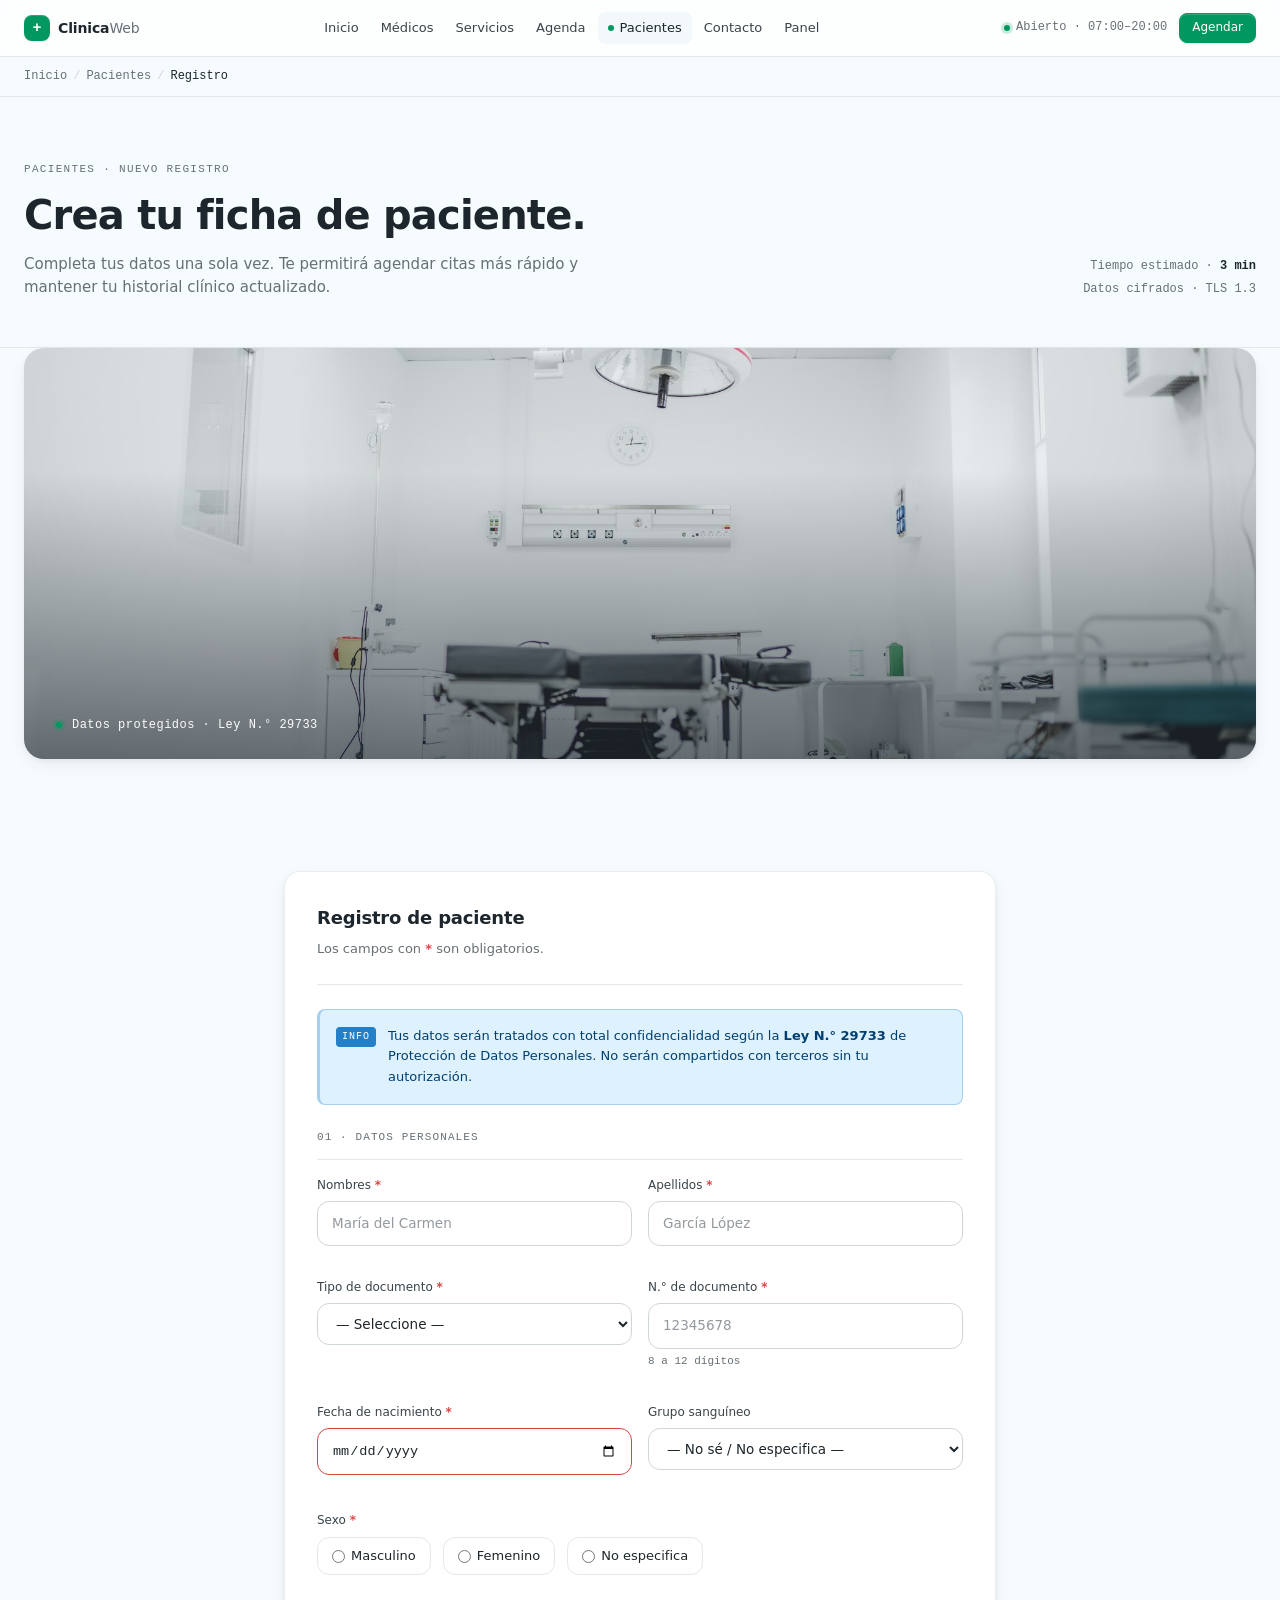
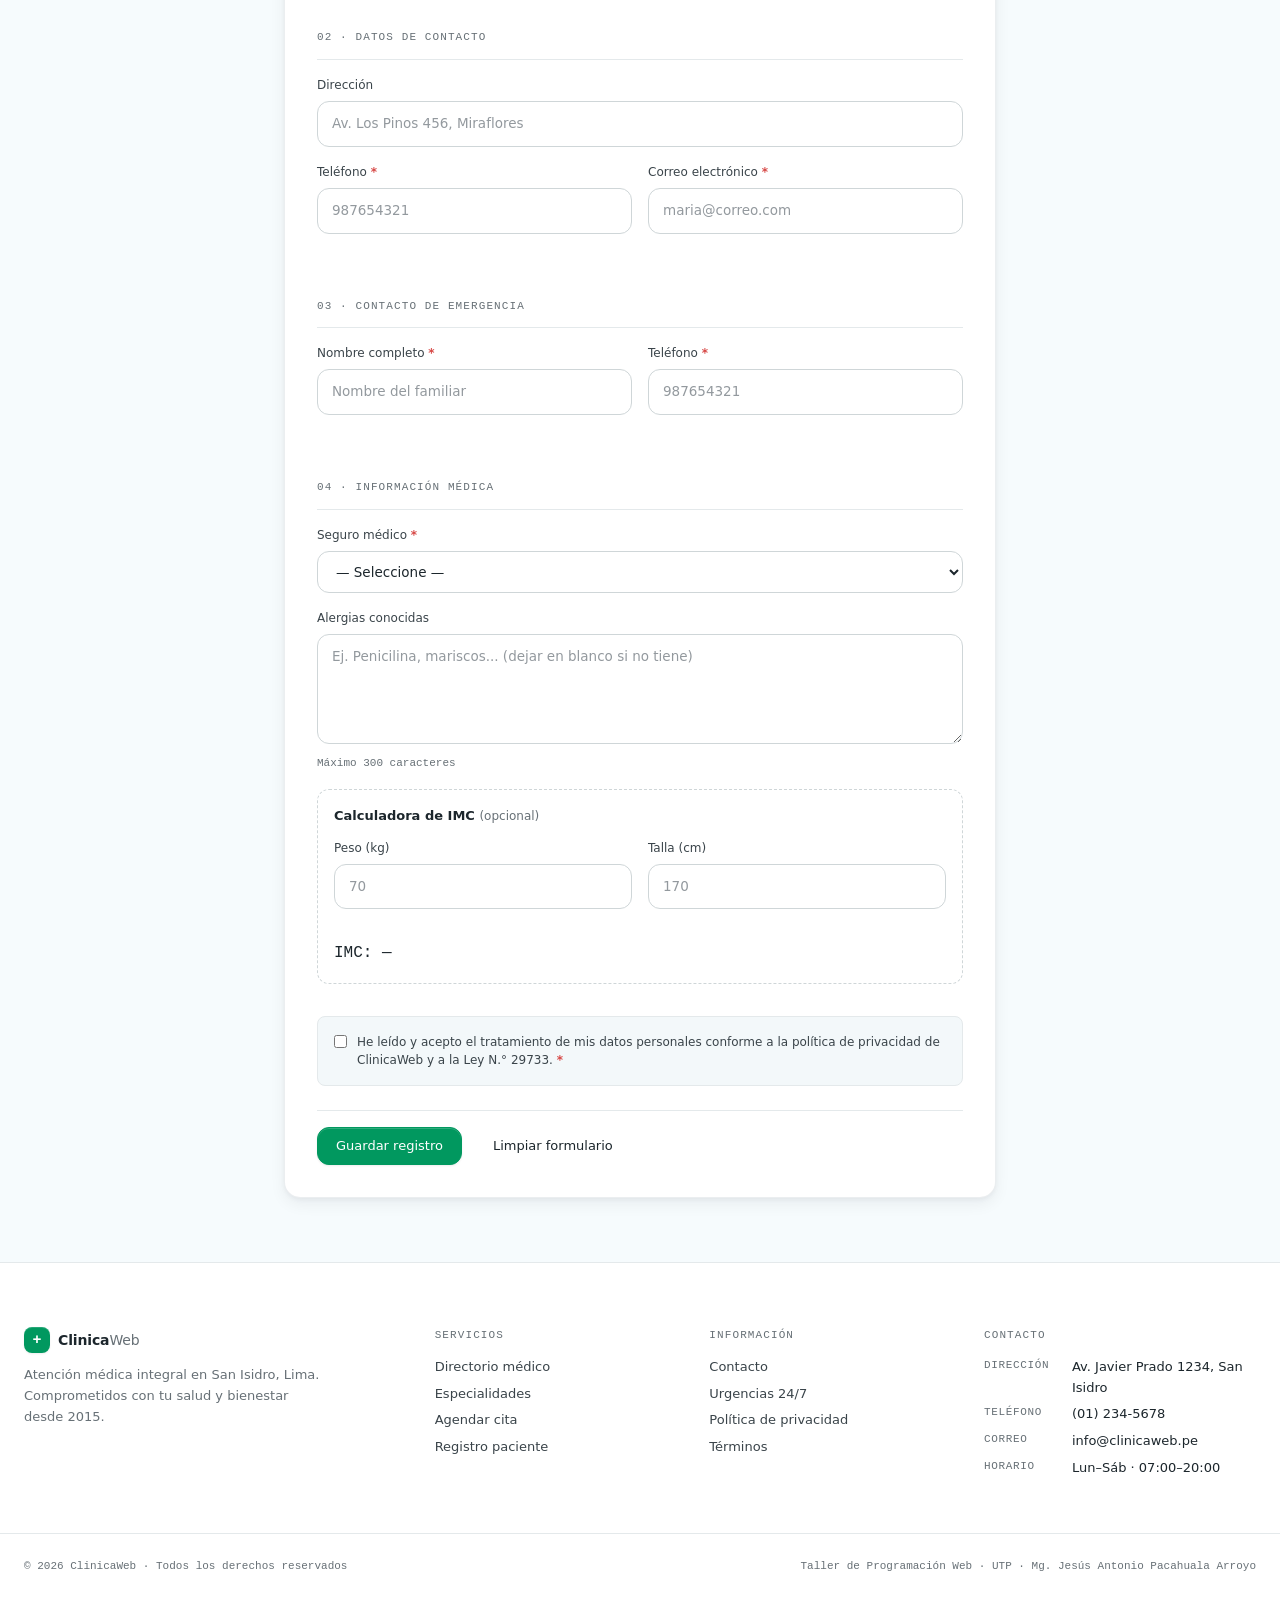
<file: pacientes/registro.html>
<!DOCTYPE html>
<html lang="es">
<head>
  <meta charset="UTF-8">
  <meta name="viewport" content="width=device-width, initial-scale=1.0">
  <meta name="description" content="Registro de paciente en ClinicaWeb. Datos protegidos según la Ley N.° 29733 de Protección de Datos Personales.">
  <title>ClinicaWeb — Registro de paciente</title>
  <link rel="stylesheet" href="../css/tokens.css">
</head>
<body>

  <header class="site-header">
    <div class="site-header__inner">
      <a href="../index.html" class="brand" aria-label="ClinicaWeb — Inicio">
        <span class="brand__mark" aria-hidden="true">+</span>
        <span class="brand__name">Clinica<em>Web</em></span>
      </a>
      <nav class="site-nav" aria-label="Principal">
        <ul>
          <li><a href="../index.html">Inicio</a></li>
          <li><a href="../medicos/index.html">Médicos</a></li>
          <li><a href="../servicios/index.html">Servicios</a></li>
          <li><a href="../agenda/nueva-cita.html">Agenda</a></li>
          <li><a href="registro.html" aria-current="page">Pacientes</a></li>
          <li><a href="../contacto/index.html">Contacto</a></li>
          <li><a href="../dashboard/index.html">Panel</a></li>
        </ul>
      </nav>
      <div class="site-header__right">
        <span class="site-header__status">
          <span class="dot" aria-hidden="true"></span>
          Abierto · 07:00–20:00
        </span>
        <a href="../agenda/nueva-cita.html" class="btn btn--primary btn--sm">Agendar</a>
      </div>
    </div>
  </header>

  <nav class="breadcrumb" aria-label="Migas de pan">
    <div class="breadcrumb__inner">
      <a href="../index.html">Inicio</a>
      <span class="breadcrumb__sep">/</span>
      <a href="registro.html">Pacientes</a>
      <span class="breadcrumb__sep">/</span>
      <span aria-current="page">Registro</span>
    </div>
  </nav>

  <main>

    <section class="page-intro">
      <div class="page-intro__inner">
        <div>
          <div class="kicker page-intro__kicker">Pacientes · Nuevo registro</div>
          <h1>Crea tu ficha de paciente.</h1>
          <p class="page-intro__lead">
            Completa tus datos una sola vez. Te permitirá agendar citas más rápido y mantener tu historial clínico actualizado.
          </p>
        </div>
        <div class="page-intro__meta">
          <div>Tiempo estimado · <strong>3 min</strong></div>
          <div>Datos cifrados · TLS 1.3</div>
        </div>
      </div>
    </section>

    <div class="banner-media" aria-hidden="true">
      <div class="banner-media__inner">
        <img src="../assets/img/registro-consulta.jpg"
             alt="Consulta médica con paciente">
        <div class="banner-media__overlay"></div>
        <div class="banner-media__caption">
          <span class="dot" aria-hidden="true"></span>
          Datos protegidos · Ley N.° 29733
        </div>
      </div>
    </div>

    <section class="section" style="border-bottom:none;">
      <div class="form-shell">
        <div class="form-card">
          <div class="form-card__head">
            <h2>Registro de paciente</h2>
            <p>Los campos con <span class="req">*</span> son obligatorios.</p>
          </div>

          <div class="alert alert--info" role="status">
            <span class="alert__tag">Info</span>
            <div>Tus datos serán tratados con total confidencialidad según la <strong>Ley N.° 29733</strong> de Protección de Datos Personales. No serán compartidos con terceros sin tu autorización.</div>
          </div>

          <form action="#" method="post" novalidate>

            <fieldset class="form-fieldset">
              <legend>01 · Datos personales</legend>
              <div class="form-row">
                <div class="field">
                  <label for="nombres">Nombres <span class="req">*</span></label>
                  <input type="text" id="nombres" name="nombres" placeholder="María del Carmen" required minlength="2" maxlength="60">
                </div>
                <div class="field">
                  <label for="apellidos">Apellidos <span class="req">*</span></label>
                  <input type="text" id="apellidos" name="apellidos" placeholder="García López" required minlength="2" maxlength="60">
                </div>
              </div>
              <div class="form-row">
                <div class="field">
                  <label for="tipo-doc">Tipo de documento <span class="req">*</span></label>
                  <select id="tipo-doc" name="tipo-doc" required>
                    <option value="">— Seleccione —</option>
                    <option value="dni">DNI</option>
                    <option value="ce">Carné de Extranjería</option>
                    <option value="pasaporte">Pasaporte</option>
                  </select>
                </div>
                <div class="field">
                  <label for="num-doc">N.° de documento <span class="req">*</span></label>
                  <input type="text" id="num-doc" name="num-doc" placeholder="12345678" required minlength="8" maxlength="12" pattern="[0-9]{8,12}">
                  <p class="field__hint">8 a 12 dígitos</p>
                </div>
              </div>
              <div class="form-row">
                <div class="field">
                  <label for="fecha-nac">Fecha de nacimiento <span class="req">*</span></label>
                  <input type="date" id="fecha-nac" name="fecha-nac" required max="2008-04-20">
                </div>
                <div class="field">
                  <label for="grupo-sang">Grupo sanguíneo</label>
                  <select id="grupo-sang" name="grupo-sang">
                    <option value="">— No sé / No especifica —</option>
                    <option value="a+">A+</option><option value="a-">A-</option>
                    <option value="b+">B+</option><option value="b-">B-</option>
                    <option value="ab+">AB+</option><option value="ab-">AB-</option>
                    <option value="o+">O+</option><option value="o-">O-</option>
                  </select>
                </div>
              </div>
              <div class="field">
                <label>Sexo <span class="req">*</span></label>
                <div class="radio-group">
                  <label><input type="radio" name="sexo" value="M" required> Masculino</label>
                  <label><input type="radio" name="sexo" value="F"> Femenino</label>
                  <label><input type="radio" name="sexo" value="otro"> No especifica</label>
                </div>
              </div>
            </fieldset>

            <fieldset class="form-fieldset">
              <legend>02 · Datos de contacto</legend>
              <div class="field">
                <label for="direccion">Dirección</label>
                <input type="text" id="direccion" name="direccion" placeholder="Av. Los Pinos 456, Miraflores" maxlength="150">
              </div>
              <div class="form-row">
                <div class="field">
                  <label for="telefono">Teléfono <span class="req">*</span></label>
                  <input type="tel" id="telefono" name="telefono" placeholder="987654321" required pattern="[0-9]{9,15}">
                </div>
                <div class="field">
                  <label for="email">Correo electrónico <span class="req">*</span></label>
                  <input type="email" id="email" name="email" placeholder="maria@correo.com" required>
                </div>
              </div>
            </fieldset>

            <fieldset class="form-fieldset">
              <legend>03 · Contacto de emergencia</legend>
              <div class="form-row">
                <div class="field">
                  <label for="emerg-nombre">Nombre completo <span class="req">*</span></label>
                  <input type="text" id="emerg-nombre" name="emerg-nombre" placeholder="Nombre del familiar" required>
                </div>
                <div class="field">
                  <label for="emerg-tel">Teléfono <span class="req">*</span></label>
                  <input type="tel" id="emerg-tel" name="emerg-tel" placeholder="987654321" required pattern="[0-9]{9,15}">
                </div>
              </div>
            </fieldset>

            <fieldset class="form-fieldset">
              <legend>04 · Información médica</legend>
              <div class="field">
                <label for="seguro">Seguro médico <span class="req">*</span></label>
                <select id="seguro" name="seguro" required>
                  <option value="">— Seleccione —</option>
                  <option value="essalud">EsSalud</option>
                  <option value="sis">SIS · Seguro Integral de Salud</option>
                  <option value="privado">Seguro privado</option>
                  <option value="ninguno">Ninguno · Particular</option>
                </select>
              </div>
              <div class="field">
                <label for="alergias">Alergias conocidas</label>
                <textarea id="alergias" name="alergias" placeholder="Ej. Penicilina, mariscos... (dejar en blanco si no tiene)" maxlength="300"></textarea>
                <p class="field__hint">Máximo 300 caracteres</p>
              </div>
            </fieldset>

            <div class="consent">
              <input type="checkbox" id="terminos" name="terminos" required>
              <label for="terminos">He leído y acepto el tratamiento de mis datos personales conforme a la política de privacidad de ClinicaWeb y a la Ley N.° 29733. <span class="req">*</span></label>
            </div>

            <div class="form-actions">
              <button type="submit" class="btn btn--primary">Guardar registro</button>
              <button type="reset" class="btn btn--ghost">Limpiar formulario</button>
            </div>

          </form>
        </div>
      </div>
    </section>

  </main>

  <footer class="site-footer">
    <div class="site-footer__grid">
      <div class="site-footer__brand">
        <a href="../index.html" class="brand">
          <span class="brand__mark" aria-hidden="true">+</span>
          <span class="brand__name">Clinica<em>Web</em></span>
        </a>
        <p>Atención médica integral en San Isidro, Lima. Comprometidos con tu salud y bienestar desde 2015.</p>
      </div>
      <div class="site-footer__col">
        <h3>Servicios</h3>
        <ul>
          <li><a href="../medicos/index.html">Directorio médico</a></li>
          <li><a href="../servicios/index.html">Especialidades</a></li>
          <li><a href="../agenda/nueva-cita.html">Agendar cita</a></li>
          <li><a href="registro.html">Registro paciente</a></li>
        </ul>
      </div>
      <div class="site-footer__col">
        <h3>Información</h3>
        <ul>
          <li><a href="../contacto/index.html">Contacto</a></li>
          <li><a href="../contacto/index.html">Urgencias 24/7</a></li>
          <li><a href="#">Política de privacidad</a></li>
          <li><a href="#">Términos</a></li>
        </ul>
      </div>
      <div class="site-footer__col site-footer__contact">
        <h3>Contacto</h3>
        <div class="row"><span class="lab">Dirección</span><span class="val">Av. Javier Prado 1234, San Isidro</span></div>
        <div class="row"><span class="lab">Teléfono</span><span class="val">(01) 234-5678</span></div>
        <div class="row"><span class="lab">Correo</span><span class="val">info@clinicaweb.pe</span></div>
        <div class="row"><span class="lab">Horario</span><span class="val">Lun–Sáb · 07:00–20:00</span></div>
      </div>
    </div>
    <div class="site-footer__bottom">
      <span>© 2026 ClinicaWeb · Todos los derechos reservados</span>
      <span>Taller de Programación Web · UTP · Mg. Jesús Antonio Pacahuala Arroyo</span>
    </div>
  </footer>

  <script defer src="../js/ui.js"></script>
  <script defer src="../js/registro.js"></script>
</body>
</html>
</file>
<file: css/tokens.css>
/* ============================================================
   ClinicaWeb — Design System (tech-utility / clinical)
   Single source of truth — all pages import this file first.
   Direction: tech-utility, accent verde clínico + azul info
   ============================================================ */

/* ── Reset ── */
*,
*::before,
*::after { box-sizing: border-box; }

* { margin: 0; padding: 0; }

html { -webkit-text-size-adjust: 100%; }

body {
  font-family: var(--font-sans);
  font-size: 14.5px;
  line-height: 1.6;
  color: var(--fg);
  background-color: var(--bg);
  font-feature-settings: "ss01", "cv11";
  -webkit-font-smoothing: antialiased;
  text-rendering: optimizeLegibility;
}

img, svg { display: block; max-width: 100%; }
ul, ol { list-style: none; }
a { color: var(--info); text-decoration: none; }
a:hover { text-decoration: underline; text-underline-offset: 2px; }
button, input, select, textarea { font: inherit; color: inherit; }

/* ── Tokens ── */
:root {
  /* Color — softened, slight warm-cool blend */
  --bg:           oklch(98.6% 0.006 220);
  --surface:      oklch(100% 0 0);
  --surface-2:    oklch(97.5% 0.006 220);
  --surface-3:    oklch(95.5% 0.008 220);
  --fg:           oklch(26% 0.018 235);
  --fg-soft:      oklch(38% 0.016 235);
  --muted:        oklch(54% 0.015 235);
  --muted-soft:   oklch(68% 0.01 235);
  --border:       oklch(93% 0.006 220);
  --border-strong:oklch(87% 0.008 220);

  --accent:       oklch(60% 0.14 158);  /* verde clínico, un toque más suave */
  --accent-soft:  oklch(95% 0.04 158);
  --accent-strong:oklch(50% 0.14 158);
  --accent-ink:   oklch(34% 0.09 158);

  --info:         oklch(58% 0.14 248);  /* azul info, menos saturado */
  --info-soft:    oklch(95% 0.035 248);
  --info-ink:     oklch(36% 0.1 248);

  --warn:         oklch(74% 0.13 75);
  --warn-soft:    oklch(96% 0.045 75);
  --warn-ink:     oklch(44% 0.1 65);

  --danger:       oklch(60% 0.18 25);
  --danger-soft:  oklch(96% 0.035 25);
  --danger-ink:   oklch(42% 0.15 25);

  /* Type */
  --font-sans: -apple-system, BlinkMacSystemFont, 'Inter', 'Segoe UI', Roboto, system-ui, sans-serif;
  --font-mono: 'JetBrains Mono', 'IBM Plex Mono', ui-monospace, 'SFMono-Regular', Menlo, Consolas, monospace;

  /* Spacing */
  --s-1: 4px;  --s-2: 8px;  --s-3: 12px;
  --s-4: 16px; --s-5: 24px; --s-6: 32px;
  --s-7: 48px; --s-8: 64px; --s-9: 96px;

  /* Radii — softer */
  --r-1: 4px; --r-2: 8px; --r-3: 12px; --r-4: 16px; --r-5: 20px;

  /* Layout */
  --container:        1200px;
  --container-narrow: 760px;
  --container-wide:   1320px;

  /* Borders */
  --hairline: 1px solid var(--border);

  /* Shadows — soft, layered */
  --shadow-1: 0 1px 2px oklch(20% 0.02 235 / 0.04),
              0 1px 3px oklch(20% 0.02 235 / 0.04);
  --shadow-2: 0 2px 4px oklch(20% 0.02 235 / 0.04),
              0 6px 16px oklch(20% 0.02 235 / 0.06);
  --shadow-3: 0 4px 8px oklch(20% 0.02 235 / 0.04),
              0 16px 40px oklch(20% 0.02 235 / 0.08);
  --shadow-glow-accent: 0 8px 24px oklch(50% 0.14 158 / 0.18);
}

/* ── Type utility ── */
.mono { font-family: var(--font-mono); }
.num  { font-variant-numeric: tabular-nums; font-feature-settings: "tnum"; }
.kicker {
  font-family: var(--font-mono);
  font-size: 11px;
  text-transform: uppercase;
  letter-spacing: 0.12em;
  color: var(--muted);
  font-weight: 500;
}

/* ── Container ── */
.container       { max-width: var(--container);        margin: 0 auto; padding: 0 var(--s-5); }
.container-narrow{ max-width: var(--container-narrow); margin: 0 auto; padding: 0 var(--s-5); }
.container-wide  { max-width: var(--container-wide);   margin: 0 auto; padding: 0 var(--s-5); }

/* ============================================================
   HEADER
   ============================================================ */
.site-header {
  position: sticky; top: 0; z-index: 100;
  background: color-mix(in oklch, var(--surface) 80%, transparent);
  backdrop-filter: saturate(180%) blur(8px);
  -webkit-backdrop-filter: saturate(180%) blur(8px);
  border-bottom: var(--hairline);
}
.site-header__inner {
  max-width: var(--container-wide);
  margin: 0 auto;
  padding: 0 var(--s-5);
  height: 56px;
  display: flex; align-items: center; justify-content: space-between;
  gap: var(--s-5);
}

/* Logo */
.brand { display: flex; align-items: center; gap: var(--s-2); }
.brand__mark {
  width: 26px; height: 26px;
  display: grid; place-items: center;
  background: var(--accent);
  color: var(--surface);
  font-family: var(--font-mono);
  font-weight: 700;
  font-size: 15px;
  line-height: 1;
  border-radius: var(--r-2);
  box-shadow: 0 1px 2px oklch(20% 0.02 235 / 0.08),
              inset 0 1px 0 oklch(100% 0 0 / 0.15);
}
.brand__name {
  font-size: 14px;
  font-weight: 600;
  letter-spacing: -0.01em;
  color: var(--fg);
}
.brand__name em { font-style: normal; color: var(--muted); font-weight: 500; }

/* Nav */
.site-nav ul { display: flex; gap: 2px; align-items: center; }
.site-nav a {
  display: inline-block;
  padding: 6px 10px;
  font-size: 13px;
  font-weight: 500;
  color: var(--fg-soft);
  border-radius: var(--r-2);
  transition: background-color .15s, color .15s;
}
.site-nav a:hover {
  background: var(--surface-2);
  color: var(--fg);
  text-decoration: none;
}
.site-nav a[aria-current="page"] {
  color: var(--fg);
  background: var(--surface-2);
}
.site-nav a[aria-current="page"]::before {
  content: "";
  display: inline-block;
  width: 6px; height: 6px;
  background: var(--accent);
  border-radius: 50%;
  margin-right: 6px;
  vertical-align: 1px;
}

/* Header right block */
.site-header__right {
  display: flex; align-items: center; gap: var(--s-3);
}
.site-header__status {
  display: inline-flex; align-items: center; gap: 6px;
  font-size: 12px;
  font-family: var(--font-mono);
  color: var(--muted);
}
.site-header__status .dot {
  width: 6px; height: 6px;
  background: var(--accent);
  border-radius: 50%;
  box-shadow: 0 0 0 3px color-mix(in oklch, var(--accent) 20%, transparent);
}

/* ============================================================
   BREADCRUMB
   ============================================================ */
.breadcrumb {
  border-bottom: var(--hairline);
  background: var(--bg);
}
.breadcrumb__inner {
  max-width: var(--container-wide);
  margin: 0 auto;
  padding: 10px var(--s-5);
  font-size: 12px;
  font-family: var(--font-mono);
  color: var(--muted);
  display: flex; align-items: center; gap: 6px;
}
.breadcrumb a { color: var(--muted); }
.breadcrumb a:hover { color: var(--fg); text-decoration: none; }
.breadcrumb__sep { color: var(--border-strong); }
.breadcrumb [aria-current="page"] { color: var(--fg); }

/* ============================================================
   PAGE INTRO / BANNER
   ============================================================ */
.page-intro {
  padding: var(--s-8) 0 var(--s-7);
  border-bottom: var(--hairline);
}
.page-intro__inner {
  max-width: var(--container-wide);
  margin: 0 auto;
  padding: 0 var(--s-5);
  display: grid; grid-template-columns: 1fr auto; gap: var(--s-7);
  align-items: end;
}
.page-intro__kicker { margin-bottom: 14px; }
.page-intro h1 {
  font-size: clamp(28px, 4vw, 40px);
  line-height: 1.1;
  letter-spacing: -0.02em;
  font-weight: 600;
  color: var(--fg);
  max-width: 720px;
}
.page-intro__lead {
  margin-top: var(--s-4);
  font-size: 15px;
  color: var(--muted);
  max-width: 560px;
  line-height: 1.55;
}
.page-intro__meta {
  font-family: var(--font-mono);
  font-size: 12px;
  color: var(--muted);
  text-align: right;
  display: grid; gap: 4px;
}
.page-intro__meta strong { color: var(--fg); font-weight: 600; }

/* ============================================================
   HERO (home only)
   ============================================================ */
.hero {
  padding: var(--s-9) 0 var(--s-8);
  border-bottom: var(--hairline);
  background:
    radial-gradient(900px 460px at 12% -10%, color-mix(in oklch, var(--accent) 9%, transparent) 0%, transparent 60%),
    radial-gradient(700px 360px at 90% 110%, color-mix(in oklch, var(--info) 7%, transparent) 0%, transparent 60%),
    var(--bg);
}
.hero__inner {
  max-width: var(--container-wide);
  margin: 0 auto;
  padding: 0 var(--s-5);
  display: grid;
  grid-template-columns: minmax(0, 1.15fr) minmax(0, 1fr);
  gap: var(--s-7);
  align-items: center;
}
.hero__copy { min-width: 0; }
.hero__media {
  position: relative;
  aspect-ratio: 4 / 5;
  border-radius: var(--r-5);
  overflow: hidden;
  background: var(--surface-2);
  box-shadow: var(--shadow-3);
  border: 1px solid color-mix(in oklch, var(--border) 60%, transparent);
}
.hero__media img {
  width: 100%; height: 100%;
  object-fit: cover;
  display: block;
}
.hero__media-tag {
  position: absolute;
  left: var(--s-4); bottom: var(--s-4);
  background: color-mix(in oklch, var(--surface) 88%, transparent);
  backdrop-filter: blur(10px) saturate(160%);
  -webkit-backdrop-filter: blur(10px) saturate(160%);
  border-radius: var(--r-3);
  padding: 10px 14px;
  font-family: var(--font-mono);
  font-size: 11px;
  color: var(--fg);
  letter-spacing: 0.04em;
  border: 1px solid color-mix(in oklch, var(--border) 80%, transparent);
  display: flex; align-items: center; gap: 8px;
}
.hero__media-tag .dot {
  width: 6px; height: 6px; background: var(--accent);
  border-radius: 50%;
  box-shadow: 0 0 0 3px color-mix(in oklch, var(--accent) 22%, transparent);
}
.hero__status {
  display: inline-flex; align-items: center; gap: 8px;
  padding: 4px 10px 4px 8px;
  background: var(--surface);
  border: var(--hairline);
  border-radius: 999px;
  font-family: var(--font-mono);
  font-size: 11px;
  color: var(--fg-soft);
  margin-bottom: var(--s-5);
}
.hero__status .dot {
  width: 6px; height: 6px;
  background: var(--accent);
  border-radius: 50%;
  box-shadow: 0 0 0 3px color-mix(in oklch, var(--accent) 22%, transparent);
}
.hero h1 {
  font-size: clamp(36px, 5.6vw, 64px);
  line-height: 1.02;
  letter-spacing: -0.035em;
  font-weight: 600;
  color: var(--fg);
  max-width: 18ch;
  text-wrap: balance;
}
.hero h1 em {
  color: var(--accent);
  font-style: normal;
}
.hero__lead {
  margin-top: var(--s-5);
  font-size: 17px;
  line-height: 1.5;
  color: var(--muted);
  max-width: 56ch;
  text-wrap: pretty;
}
.hero__actions { margin-top: var(--s-6); display: flex; flex-wrap: wrap; gap: var(--s-3); }

.hero__bench {
  grid-column: 1 / -1;
  margin-top: var(--s-7);
  border-top: var(--hairline);
  display: grid;
  grid-template-columns: repeat(4, 1fr);
  gap: 0;
}
.hero__bench-cell {
  padding: var(--s-5) var(--s-4) var(--s-4) 0;
  border-right: var(--hairline);
}
.hero__bench-cell:last-child { border-right: none; padding-right: 0; }
.hero__bench-num {
  font-family: var(--font-mono);
  font-variant-numeric: tabular-nums;
  font-size: 28px;
  line-height: 1;
  letter-spacing: -0.02em;
  color: var(--fg);
  font-weight: 500;
}
.hero__bench-label {
  margin-top: 8px;
  font-size: 12px;
  color: var(--muted);
}

/* ============================================================
   SECTIONS
   ============================================================ */
.section {
  padding: var(--s-8) 0;
  border-bottom: var(--hairline);
}
.section--alt { background: var(--surface-2); }
.section--cta {
  background: var(--surface);
  border-bottom: var(--hairline);
}

.section__head {
  max-width: var(--container-wide);
  margin: 0 auto;
  padding: 0 var(--s-5) var(--s-6);
  display: grid;
  grid-template-columns: 1fr auto;
  gap: var(--s-5);
  align-items: end;
}
.section__head h2 {
  font-size: 24px;
  letter-spacing: -0.015em;
  font-weight: 600;
  color: var(--fg);
  max-width: 32ch;
}
.section__lead {
  font-size: 14px;
  color: var(--muted);
  margin-top: 6px;
  max-width: 60ch;
}
.section__meta {
  font-family: var(--font-mono);
  font-size: 11px;
  color: var(--muted);
  text-align: right;
}

/* ============================================================
   CARDS / GRID
   ============================================================ */
.grid {
  max-width: var(--container-wide);
  margin: 0 auto;
  padding: 0 var(--s-5);
  display: grid;
  gap: var(--s-4);
}
.grid--3 { grid-template-columns: repeat(3, 1fr); }
.grid--2 { grid-template-columns: repeat(2, 1fr); }
.grid--4 { grid-template-columns: repeat(4, 1fr); }
.grid--auto { grid-template-columns: repeat(auto-fit, minmax(280px, 1fr)); }

/* Legacy class kept for compatibility: now renders as a card grid, not hairlines */
.grid--bordered { gap: var(--s-4); }

.tile {
  padding: var(--s-5);
  background: var(--surface);
  border: 1px solid color-mix(in oklch, var(--border) 80%, transparent);
  border-radius: var(--r-4);
  box-shadow: var(--shadow-1);
  display: flex; flex-direction: column;
  gap: var(--s-3);
  position: relative;
  overflow: hidden;
  transition: transform .25s ease, box-shadow .25s ease, border-color .25s ease;
}
.tile:hover {
  transform: translateY(-2px);
  box-shadow: var(--shadow-2);
  border-color: color-mix(in oklch, var(--accent) 28%, var(--border));
}

/* Image slot at the top of a tile */
.tile__media {
  margin: calc(-1 * var(--s-5)) calc(-1 * var(--s-5)) 0;
  aspect-ratio: 16 / 10;
  background: var(--surface-2);
  overflow: hidden;
  position: relative;
}
.tile__media img {
  width: 100%; height: 100%;
  object-fit: cover;
  display: block;
  transition: transform .5s ease;
}
.tile:hover .tile__media img { transform: scale(1.04); }
.tile__media-badge {
  position: absolute;
  top: var(--s-3); left: var(--s-3);
  background: color-mix(in oklch, var(--surface) 88%, transparent);
  backdrop-filter: blur(8px) saturate(160%);
  -webkit-backdrop-filter: blur(8px) saturate(160%);
  padding: 4px 8px;
  border-radius: var(--r-2);
  font-family: var(--font-mono);
  font-size: 10px;
  color: var(--fg);
  letter-spacing: 0.06em;
  text-transform: uppercase;
}
.tile__head {
  display: flex; align-items: baseline; justify-content: space-between;
  gap: var(--s-3);
}
.tile__num {
  font-family: var(--font-mono);
  font-size: 11px;
  color: var(--muted-soft);
  font-variant-numeric: tabular-nums;
}
.tile h3 {
  font-size: 16px;
  font-weight: 600;
  letter-spacing: -0.01em;
  color: var(--fg);
}
.tile p {
  font-size: 13px;
  color: var(--muted);
  line-height: 1.55;
}
.tile__foot {
  margin-top: auto;
  padding-top: var(--s-3);
  display: flex; align-items: center; justify-content: space-between;
  font-family: var(--font-mono);
  font-size: 12px;
  color: var(--fg-soft);
  font-variant-numeric: tabular-nums;
}
.tile__price { color: var(--fg); font-weight: 600; }
.tile a.tile__cta {
  color: var(--accent-ink);
  font-weight: 500;
  font-family: var(--font-sans);
  font-size: 13px;
}
.tile a.tile__cta::after { content: " →"; }

/* Stat tile */
.tile--stat .tile__num--big {
  font-family: var(--font-mono);
  font-size: 40px;
  line-height: 1;
  font-weight: 500;
  letter-spacing: -0.025em;
  color: var(--fg);
  font-variant-numeric: tabular-nums;
}

/* Info tile (contact) */
.tile__list {
  display: grid; gap: 4px;
  font-size: 13px;
  color: var(--fg);
}
.tile__list .lab {
  font-family: var(--font-mono);
  font-size: 11px;
  color: var(--muted);
  text-transform: uppercase;
  letter-spacing: 0.06em;
  margin-top: 6px;
}
.tile__list .val { font-variant-numeric: tabular-nums; }
.tile__list .val a { color: var(--fg); }

/* ============================================================
   MEDIA — banners + feature rows
   ============================================================ */
.banner-media {
  max-width: var(--container-wide);
  margin: 0 auto var(--s-7);
  padding: 0 var(--s-5);
}
.banner-media__inner {
  position: relative;
  border-radius: var(--r-5);
  overflow: hidden;
  aspect-ratio: 21 / 7;
  background: var(--surface-2);
  box-shadow: var(--shadow-2);
}
.banner-media__inner img {
  width: 100%; height: 100%;
  object-fit: cover;
  display: block;
}
.banner-media__overlay {
  position: absolute;
  inset: 0;
  background:
    linear-gradient(180deg, transparent 30%, oklch(20% 0.02 235 / 0.55) 100%);
}
.banner-media__caption {
  position: absolute;
  left: var(--s-6); bottom: var(--s-5);
  color: oklch(99% 0 0);
  font-family: var(--font-mono);
  font-size: 12px;
  letter-spacing: 0.04em;
  display: flex; align-items: center; gap: 10px;
}
.banner-media__caption .dot {
  width: 6px; height: 6px; background: var(--accent); border-radius: 50%;
  box-shadow: 0 0 0 3px color-mix(in oklch, var(--accent) 28%, transparent);
}

.feature-row {
  max-width: var(--container-wide);
  margin: 0 auto;
  padding: 0 var(--s-5);
  display: grid;
  grid-template-columns: minmax(0, 1.05fr) minmax(0, 0.95fr);
  gap: var(--s-7);
  align-items: center;
}
.feature-row > * { min-width: 0; }
.feature-row--reverse .feature-row__copy { order: 2; }
.feature-row--reverse .feature-row__media { order: 1; }
.feature-row__media {
  border-radius: var(--r-4);
  overflow: hidden;
  aspect-ratio: 4 / 3;
  background: var(--surface-2);
  box-shadow: var(--shadow-2);
}
.feature-row__media img { width: 100%; height: 100%; object-fit: cover; display: block; }
.feature-row__copy h3 {
  font-size: 22px;
  font-weight: 600;
  letter-spacing: -0.015em;
  color: var(--fg);
  margin-bottom: var(--s-3);
  max-width: 30ch;
  text-wrap: balance;
}
.feature-row__copy p {
  font-size: 14px;
  color: var(--muted);
  line-height: 1.65;
  max-width: 56ch;
  text-wrap: pretty;
}
.feature-row__list {
  margin-top: var(--s-4);
  display: grid; gap: 10px;
}
.feature-row__list li {
  position: relative;
  padding-left: 26px;
  font-size: 13px;
  line-height: 1.6;
  color: var(--fg-soft);
  text-wrap: pretty;
}
.feature-row__list li strong {
  color: var(--fg);
  font-weight: 600;
  margin-right: 4px;
}
.feature-row__list li::before {
  content: "";
  position: absolute;
  left: 0;
  top: 5px;
  width: 14px; height: 14px;
  border-radius: 50%;
  background: var(--accent-soft);
  border: 2px solid var(--accent);
}

/* ============================================================
   BUTTONS
   ============================================================ */
.btn {
  display: inline-flex; align-items: center; justify-content: center;
  gap: 6px;
  padding: 11px 18px;
  font-size: 13px;
  font-weight: 500;
  font-family: var(--font-sans);
  border: 1px solid transparent;
  border-radius: var(--r-3);
  cursor: pointer;
  transition: background-color .18s ease, border-color .18s ease, color .18s ease, box-shadow .18s ease, transform .18s ease;
  text-decoration: none !important;
  line-height: 1.1;
}
.btn:hover { transform: translateY(-1px); }
.btn:active { transform: translateY(0); }
.btn:focus-visible {
  outline: none;
  box-shadow: 0 0 0 3px color-mix(in oklch, var(--accent) 30%, transparent);
}

.btn--primary {
  background: var(--accent);
  color: var(--surface);
  border-color: var(--accent);
  box-shadow: 0 1px 2px oklch(20% 0.02 235 / 0.08),
              inset 0 1px 0 oklch(100% 0 0 / 0.18);
}
.btn--primary:hover {
  background: var(--accent-strong);
  border-color: var(--accent-strong);
  color: var(--surface);
  box-shadow: var(--shadow-glow-accent),
              inset 0 1px 0 oklch(100% 0 0 / 0.18);
}

.btn--secondary {
  background: var(--surface);
  color: var(--fg);
  border-color: var(--border-strong);
}
.btn--secondary:hover { background: var(--surface-2); border-color: var(--fg-soft); }

.btn--ghost {
  background: transparent;
  color: var(--fg);
  border-color: transparent;
}
.btn--ghost:hover { background: var(--surface-2); }

.btn--info {
  background: var(--info);
  color: var(--surface);
  border-color: var(--info);
}
.btn--info:hover { background: var(--info-ink); border-color: var(--info-ink); color: var(--surface); }

.btn--sm { padding: 7px 12px; font-size: 12px; border-radius: var(--r-2); }
.btn--lg { padding: 14px 24px; font-size: 14.5px; border-radius: var(--r-3); }
.btn--block { width: 100%; }

/* Compact inline action (table) */
.action-link {
  font-family: var(--font-mono);
  font-size: 12px;
  color: var(--accent-ink);
  font-weight: 500;
}
.action-link::after { content: " →"; }
.action-link--muted { color: var(--muted-soft); pointer-events: none; }
.action-link--muted::after { content: ""; }

/* ============================================================
   BADGES / PILLS
   ============================================================ */
.badge {
  display: inline-flex; align-items: center; gap: 4px;
  padding: 2px 8px;
  font-size: 11px;
  font-family: var(--font-mono);
  font-weight: 500;
  letter-spacing: 0.02em;
  border-radius: 999px;
  border: 1px solid transparent;
  line-height: 1.4;
  white-space: nowrap;
}
.badge::before {
  content: "";
  width: 5px; height: 5px;
  border-radius: 50%;
  background: currentColor;
  opacity: 0.85;
}
.badge--ok      { background: var(--accent-soft); color: var(--accent-ink); }
.badge--info    { background: var(--info-soft);   color: var(--info-ink); }
.badge--warn    { background: var(--warn-soft);   color: var(--warn-ink); }
.badge--danger  { background: var(--danger-soft); color: var(--danger-ink); }
.badge--muted   { background: var(--surface-2);   color: var(--muted); border-color: var(--border); }
.badge--plain   { background: transparent;        color: var(--muted); border-color: var(--border); }
.badge--plain::before { display: none; }

/* ============================================================
   TABLES
   ============================================================ */
.table-wrap {
  max-width: var(--container-wide);
  margin: 0 auto;
  padding: 0 var(--s-5);
}
.table-wrap--scroll { overflow-x: auto; }

.data-table {
  width: 100%;
  border-collapse: collapse;
  font-size: 13px;
  background: var(--surface);
  border: var(--hairline);
}
.data-table caption {
  text-align: left;
  font-family: var(--font-mono);
  font-size: 11px;
  color: var(--muted);
  text-transform: uppercase;
  letter-spacing: 0.08em;
  padding: 0 0 var(--s-3) 2px;
  caption-side: top;
}
.data-table thead th {
  text-align: left;
  font-family: var(--font-mono);
  font-size: 11px;
  font-weight: 500;
  letter-spacing: 0.08em;
  text-transform: uppercase;
  color: var(--muted);
  padding: 10px 14px;
  background: var(--surface-2);
  border-bottom: var(--hairline);
  white-space: nowrap;
}
.data-table thead th.num,
.data-table tbody td.num { text-align: right; font-variant-numeric: tabular-nums; font-family: var(--font-mono); }

.data-table tbody td {
  padding: 12px 14px;
  border-bottom: var(--hairline);
  color: var(--fg);
  vertical-align: middle;
}
.data-table tbody tr:last-child td { border-bottom: none; }
.data-table tbody tr:hover { background: var(--surface-2); }
.data-table tbody td strong { font-weight: 600; }

.data-table .cell-meta {
  display: block;
  font-size: 11px;
  color: var(--muted);
  font-family: var(--font-mono);
  margin-top: 2px;
}

.data-table .cmp {
  font-family: var(--font-mono);
  font-size: 12px;
  color: var(--muted);
  font-variant-numeric: tabular-nums;
}
.data-table .price {
  font-family: var(--font-mono);
  font-size: 13px;
  color: var(--fg);
  font-variant-numeric: tabular-nums;
  font-weight: 600;
}
.data-table .time {
  font-family: var(--font-mono);
  font-variant-numeric: tabular-nums;
  color: var(--fg-soft);
}

/* ============================================================
   FORMS
   ============================================================ */
.form-shell {
  max-width: var(--container-narrow);
  margin: 0 auto;
  padding: 0 var(--s-5);
}
.form-shell--wide {
  max-width: var(--container-wide);
}
.form-card {
  background: var(--surface);
  border: 1px solid color-mix(in oklch, var(--border) 75%, transparent);
  border-radius: var(--r-4);
  padding: var(--s-6);
  box-shadow: var(--shadow-2);
}
.form-card__head {
  padding-bottom: var(--s-5);
  border-bottom: var(--hairline);
  margin-bottom: var(--s-5);
}
.form-card__head h2 {
  font-size: 18px;
  font-weight: 600;
  letter-spacing: -0.01em;
}
.form-card__head p {
  margin-top: 6px;
  font-size: 13px;
  color: var(--muted);
}
.req {
  display: inline-block;
  color: var(--danger);
  font-weight: 600;
}

.form-fieldset {
  border: none;
  padding: 0;
  margin: 0 0 var(--s-6) 0;
}
.form-fieldset legend {
  font-family: var(--font-mono);
  font-size: 11px;
  text-transform: uppercase;
  letter-spacing: 0.1em;
  color: var(--muted);
  padding: 0 0 var(--s-3);
  display: flex; align-items: center; gap: 8px;
  width: 100%;
  border-bottom: var(--hairline);
  margin-bottom: var(--s-4);
}
.form-fieldset legend::after {
  content: "";
  flex: 1;
}

.form-row {
  display: grid;
  grid-template-columns: 1fr 1fr;
  gap: var(--s-4);
  margin-bottom: var(--s-4);
}
.form-row--3 { grid-template-columns: 1fr 1fr 1fr; }
.field { margin-bottom: var(--s-4); }
.field label {
  display: block;
  font-size: 12px;
  font-weight: 500;
  color: var(--fg-soft);
  margin-bottom: 6px;
}
.field input[type="text"],
.field input[type="email"],
.field input[type="tel"],
.field input[type="date"],
.field input[type="number"],
.field input[type="password"],
.field select,
.field textarea {
  width: 100%;
  padding: 11px 14px;
  font-size: 13.5px;
  font-family: var(--font-sans);
  color: var(--fg);
  background: var(--surface);
  border: 1px solid var(--border-strong);
  border-radius: var(--r-3);
  transition: border-color .18s ease, box-shadow .18s ease, background-color .18s ease;
}
.field input::placeholder,
.field textarea::placeholder { color: var(--muted-soft); }
.field input:hover, .field select:hover, .field textarea:hover { border-color: var(--fg-soft); }
.field input:focus, .field select:focus, .field textarea:focus {
  outline: none;
  border-color: var(--accent);
  box-shadow: 0 0 0 3px color-mix(in oklch, var(--accent) 18%, transparent);
}
.field textarea { min-height: 110px; resize: vertical; }
.field input[type="date"] { font-family: var(--font-mono); font-variant-numeric: tabular-nums; }

.field input:invalid:not(:placeholder-shown) { border-color: var(--danger); }
.field input:valid:not(:placeholder-shown)   { border-color: var(--border-strong); }

.field__hint {
  margin-top: 4px;
  font-size: 11px;
  color: var(--muted);
  font-family: var(--font-mono);
}

.radio-group, .check-group {
  display: flex; flex-wrap: wrap; gap: var(--s-3);
}
.radio-group label, .check-group label {
  display: inline-flex; align-items: center; gap: 6px;
  font-size: 13px;
  color: var(--fg);
  font-weight: 400;
  padding: 8px 14px;
  border: 1px solid var(--border);
  border-radius: var(--r-3);
  cursor: pointer;
  background: var(--surface);
  transition: border-color .18s ease, background-color .18s ease, box-shadow .18s ease;
}
.radio-group label:hover, .check-group label:hover { border-color: var(--fg-soft); }
.radio-group input, .check-group input {
  accent-color: var(--accent);
}
.radio-group label:has(input:checked),
.check-group label:has(input:checked) {
  border-color: var(--accent);
  background: var(--accent-soft);
  color: var(--accent-ink);
}

.consent {
  display: flex; align-items: flex-start; gap: 10px;
  padding: var(--s-4);
  background: var(--surface-2);
  border: var(--hairline);
  border-radius: var(--r-2);
  margin-bottom: var(--s-5);
}
.consent input { accent-color: var(--accent); margin-top: 2px; }
.consent label { font-size: 12px; color: var(--fg-soft); line-height: 1.5; }

.form-actions {
  display: flex; gap: var(--s-3); align-items: center;
  padding-top: var(--s-4);
  border-top: var(--hairline);
}

/* ============================================================
   ALERTS
   ============================================================ */
.alert {
  padding: var(--s-4) var(--s-4);
  border: 1px solid;
  border-left-width: 3px;
  border-radius: var(--r-2);
  font-size: 13px;
  margin-bottom: var(--s-5);
  display: grid;
  grid-template-columns: auto 1fr;
  gap: var(--s-3);
  align-items: start;
}
.alert__tag {
  font-family: var(--font-mono);
  font-size: 10px;
  text-transform: uppercase;
  letter-spacing: 0.1em;
  padding: 2px 6px;
  border-radius: var(--r-1);
  align-self: start;
  margin-top: 1px;
}
.alert--ok {
  background: var(--accent-soft);
  border-color: color-mix(in oklch, var(--accent) 30%, transparent);
  color: var(--accent-ink);
}
.alert--ok .alert__tag   { background: var(--accent); color: var(--surface); }
.alert--info {
  background: var(--info-soft);
  border-color: color-mix(in oklch, var(--info) 30%, transparent);
  color: var(--info-ink);
}
.alert--info .alert__tag { background: var(--info); color: var(--surface); }

/* ============================================================
   CTA STRIP
   ============================================================ */
.cta-strip {
  padding: var(--s-7) var(--s-5);
  max-width: var(--container-wide);
  margin: 0 auto var(--s-8);
}
.cta-strip__inner {
  background:
    radial-gradient(700px 400px at 95% 100%, color-mix(in oklch, var(--accent) 22%, transparent) 0%, transparent 65%),
    linear-gradient(180deg, oklch(28% 0.025 240) 0%, oklch(24% 0.022 240) 100%);
  color: oklch(99% 0 0);
  border-radius: var(--r-5);
  padding: var(--s-7) var(--s-6);
  display: grid;
  grid-template-columns: 1fr auto;
  gap: var(--s-6);
  align-items: center;
  box-shadow: var(--shadow-3);
  border: 1px solid oklch(35% 0.02 240);
}
.cta-strip h2 {
  font-size: 24px;
  font-weight: 600;
  letter-spacing: -0.015em;
  max-width: 24ch;
  text-wrap: balance;
}
.cta-strip p {
  margin-top: 6px;
  font-size: 14px;
  color: oklch(75% 0.01 240);
  max-width: 50ch;
}
.cta-strip .btn--primary { background: var(--accent); border-color: var(--accent); }
.cta-strip .btn--secondary {
  background: transparent;
  color: var(--surface);
  border-color: oklch(35% 0.02 240);
}
.cta-strip .btn--secondary:hover { background: oklch(30% 0.02 240); border-color: oklch(50% 0.02 240); }

/* ============================================================
   FOOTER
   ============================================================ */
.site-footer {
  background: var(--surface);
  border-top: var(--hairline);
  padding: var(--s-8) 0 var(--s-5);
  font-size: 13px;
}
.site-footer__grid {
  max-width: var(--container-wide);
  margin: 0 auto;
  padding: 0 var(--s-5) var(--s-7);
  display: grid;
  grid-template-columns: 1.6fr 1fr 1fr 1.2fr;
  gap: var(--s-7);
}
.site-footer__brand .brand { margin-bottom: var(--s-3); }
.site-footer__brand p { color: var(--muted); max-width: 36ch; }
.site-footer__col h3 {
  font-family: var(--font-mono);
  font-size: 11px;
  text-transform: uppercase;
  letter-spacing: 0.1em;
  color: var(--muted);
  font-weight: 500;
  margin-bottom: var(--s-3);
}
.site-footer__col li { margin-bottom: 6px; }
.site-footer__col a {
  color: var(--fg-soft);
  font-size: 13px;
}
.site-footer__col a:hover { color: var(--fg); }
.site-footer__contact .row {
  display: grid;
  grid-template-columns: 80px 1fr;
  gap: 8px;
  margin-bottom: 6px;
}
.site-footer__contact .row .lab {
  font-family: var(--font-mono);
  font-size: 11px;
  color: var(--muted);
  text-transform: uppercase;
  letter-spacing: 0.06em;
}
.site-footer__contact .row .val { color: var(--fg); font-variant-numeric: tabular-nums; }
.site-footer__bottom {
  max-width: var(--container-wide);
  margin: 0 auto;
  padding: var(--s-5) var(--s-5) 0;
  border-top: var(--hairline);
  display: flex; justify-content: space-between; align-items: center;
  font-family: var(--font-mono);
  font-size: 11px;
  color: var(--muted);
  flex-wrap: wrap; gap: var(--s-3);
}

/* ============================================================
   UTILITIES
   ============================================================ */
.sr-only {
  position: absolute; width: 1px; height: 1px;
  padding: 0; margin: -1px; overflow: hidden;
  clip: rect(0,0,0,0); white-space: nowrap; border: 0;
}

/* Focus everywhere */
:focus-visible {
  outline: 2px solid var(--accent);
  outline-offset: 2px;
  border-radius: var(--r-1);
}

/* Two-column layout for forms with sidebar */
.split {
  max-width: var(--container-wide);
  margin: 0 auto;
  padding: var(--s-7) var(--s-5);
  display: grid;
  grid-template-columns: minmax(0, 1.6fr) minmax(0, 1fr);
  gap: var(--s-6);
  align-items: start;
}
.split__main { min-width: 0; }
.split__aside {
  position: sticky; top: 72px;
  border: var(--hairline);
  border-radius: var(--r-3);
  background: var(--surface);
  overflow: hidden;
}
.split__aside-head {
  padding: var(--s-4);
  border-bottom: var(--hairline);
  background: var(--surface-2);
}
.split__aside-head h3 {
  font-size: 13px;
  font-weight: 600;
}
.split__aside-head p {
  margin-top: 2px;
  font-family: var(--font-mono);
  font-size: 11px;
  color: var(--muted);
}
.split__aside table { width: 100%; font-size: 12px; border-collapse: collapse; }
.split__aside table td {
  padding: 8px var(--s-4);
  border-bottom: var(--hairline);
}
.split__aside table tr:last-child td { border-bottom: none; }
.split__aside table .time {
  font-family: var(--font-mono);
  font-variant-numeric: tabular-nums;
  color: var(--fg);
  white-space: nowrap;
}
.split__aside table .spec { color: var(--muted); font-size: 11px; display: block; }
.split__aside table .name { color: var(--fg); font-size: 12px; }

/* ============================================================
   RESPONSIVE
   ============================================================ */
@media (max-width: 1100px) {
  .feature-row { grid-template-columns: 1fr; gap: var(--s-5); }
  .feature-row--reverse .feature-row__copy { order: 1; }
  .feature-row--reverse .feature-row__media { order: 2; }
  .feature-row__media { aspect-ratio: 16 / 9; max-width: 720px; }
  .feature-row__copy h3 { max-width: 36ch; }
  .feature-row__copy p { max-width: 64ch; }
}

@media (max-width: 1024px) {
  .grid--4 { grid-template-columns: repeat(2, 1fr); }
  .hero__inner { grid-template-columns: 1fr; gap: var(--s-6); }
  .hero__media { aspect-ratio: 16 / 10; max-width: 560px; }
  .hero__bench { grid-template-columns: repeat(2, 1fr); }
  .hero__bench-cell:nth-child(2) { border-right: none; }
  .hero__bench-cell:nth-child(1), .hero__bench-cell:nth-child(2) { border-bottom: var(--hairline); }
  .banner-media__inner { aspect-ratio: 16 / 9; }
  .split { grid-template-columns: 1fr; }
  .split__aside { position: static; }
  .site-footer__grid { grid-template-columns: 1fr 1fr; }
}

@media (max-width: 760px) {
  .site-header__inner { height: auto; padding: 12px var(--s-4); flex-wrap: wrap; gap: 10px; }
  .site-nav ul { flex-wrap: wrap; justify-content: flex-start; }
  .site-nav a { padding: 6px 8px; }
  .site-header__right { display: none; }

  .page-intro { padding: var(--s-6) 0 var(--s-5); }
  .page-intro__inner { grid-template-columns: 1fr; gap: var(--s-4); }
  .page-intro__meta { text-align: left; }

  .hero { padding: var(--s-7) 0 var(--s-6); }
  .hero h1 { font-size: clamp(32px, 9vw, 48px); }

  .section { padding: var(--s-6) 0; }
  .section__head { grid-template-columns: 1fr; padding-bottom: var(--s-4); }
  .section__meta { text-align: left; }

  .grid--3, .grid--2, .grid--4, .grid--auto { grid-template-columns: 1fr; }
  .hero__bench { grid-template-columns: 1fr 1fr; }

  .form-row, .form-row--3 { grid-template-columns: 1fr; }

  .cta-strip { padding: var(--s-5) var(--s-4); }
  .cta-strip__inner { grid-template-columns: 1fr; padding: var(--s-6) var(--s-5); border-radius: var(--r-4); }
  .banner-media__inner { aspect-ratio: 4 / 3; }
  .banner-media__caption { left: var(--s-4); bottom: var(--s-4); font-size: 11px; }
  .hero__media { aspect-ratio: 4 / 3; }

  .site-footer__grid { grid-template-columns: 1fr; gap: var(--s-5); }
  .site-footer__bottom { flex-direction: column; align-items: flex-start; }

  .data-table thead th, .data-table tbody td { padding: 10px 10px; font-size: 12px; }
}

/* ============================================================
   PRINT
   ============================================================ */
@media print {
  .site-header, .site-footer, .cta-strip, .breadcrumb, .form-actions { display: none; }
  body { background: white; color: black; }
  .nav-toggle, .modal-root, .filter-bar { display: none !important; }
}

/* ============================================================
   ANIMATIONS — @keyframes (rubric item 4: animaciones + transiciones)
   ============================================================ */
@keyframes cw-pulse {
  0%   { box-shadow: 0 0 0 0   color-mix(in oklch, var(--accent) 45%, transparent); }
  70%  { box-shadow: 0 0 0 6px color-mix(in oklch, var(--accent) 0%,  transparent); }
  100% { box-shadow: 0 0 0 0   color-mix(in oklch, var(--accent) 0%,  transparent); }
}
@keyframes cw-fade-in {
  from { opacity: 0; }
  to   { opacity: 1; }
}
@keyframes cw-modal-in {
  from { opacity: 0; transform: translateY(16px) scale(0.97); }
  to   { opacity: 1; transform: translateY(0)    scale(1); }
}
@keyframes cw-nav-slide {
  from { opacity: 0; transform: translateY(-8px); }
  to   { opacity: 1; transform: translateY(0); }
}

/* Living pulse on the status dots (was a static ring before). */
.site-header__status .dot,
.hero__status .dot,
.hero__media-tag .dot {
  animation: cw-pulse 2.4s ease-out infinite;
}

/* ============================================================
   HAMBURGER MENU (rubric item 7: menú responsivo)
   Injected by js/ui.js — hidden on desktop, shown on mobile.
   ============================================================ */
.nav-toggle {
  display: none;
  flex-direction: column;
  justify-content: center;
  gap: 4px;
  width: 38px; height: 38px;
  padding: 0 8px;
  background: var(--surface);
  border: 1px solid var(--border-strong);
  border-radius: var(--r-2);
  cursor: pointer;
  transition: border-color .18s ease, background-color .18s ease;
}
.nav-toggle:hover { border-color: var(--fg-soft); }
.nav-toggle__bar {
  display: block;
  height: 2px; width: 20px;
  background: var(--fg);
  border-radius: 2px;
  transition: transform .25s ease, opacity .2s ease;
}
.site-header__inner.is-nav-open .nav-toggle__bar:nth-child(1) { transform: translateY(6px) rotate(45deg); }
.site-header__inner.is-nav-open .nav-toggle__bar:nth-child(2) { opacity: 0; }
.site-header__inner.is-nav-open .nav-toggle__bar:nth-child(3) { transform: translateY(-6px) rotate(-45deg); }

/* ============================================================
   MODAL — floating window (rubric item 7: ventanas flotantes)
   ============================================================ */
body.modal-open { overflow: hidden; }
.modal-root {
  position: fixed;
  inset: 0;
  z-index: 1000;
  display: flex;
  align-items: center;
  justify-content: center;
  padding: var(--s-5);
}
.modal-root[hidden] { display: none; }
.modal-backdrop {
  position: absolute;
  inset: 0;
  background: oklch(20% 0.02 235 / 0.45);
  backdrop-filter: blur(2px);
  animation: cw-fade-in .2s ease both;
}
.modal-dialog {
  position: relative;
  width: 100%;
  max-width: 460px;
  max-height: 86vh;
  overflow-y: auto;
  background: var(--surface);
  border: 1px solid var(--border-strong);
  border-radius: var(--r-4);
  box-shadow: var(--shadow-3);
  padding: var(--s-6);
  opacity: 0;
  transform: translateY(16px) scale(0.97);
}
.modal-root.is-open .modal-dialog {
  animation: cw-modal-in .26s cubic-bezier(0.2, 0.8, 0.2, 1) forwards;
}
.modal-close {
  position: absolute;
  top: var(--s-3); right: var(--s-3);
  width: 32px; height: 32px;
  display: grid; place-items: center;
  background: var(--surface-2);
  border: 1px solid var(--border);
  border-radius: var(--r-2);
  font-size: 20px;
  line-height: 1;
  color: var(--muted);
  cursor: pointer;
  transition: background-color .15s ease, color .15s ease;
}
.modal-close:hover { background: var(--surface-3); color: var(--fg); }
.modal-title {
  font-size: 18px;
  font-weight: 600;
  letter-spacing: -0.01em;
  color: var(--fg);
  margin-bottom: var(--s-4);
  padding-right: var(--s-6);
}
.modal-lead { font-size: 13.5px; color: var(--muted); margin-bottom: var(--s-4); line-height: 1.55; }
.modal-detail {
  display: grid;
  grid-template-columns: auto 1fr;
  gap: 8px var(--s-4);
  font-size: 13px;
  margin-bottom: var(--s-5);
}
.modal-detail dt {
  font-family: var(--font-mono);
  font-size: 11px;
  text-transform: uppercase;
  letter-spacing: 0.06em;
  color: var(--muted);
  align-self: center;
}
.modal-detail dd { color: var(--fg); }
.modal-foot {
  display: flex;
  gap: var(--s-3);
  flex-wrap: wrap;
  padding-top: var(--s-4);
  border-top: var(--hairline);
}

/* ============================================================
   FILTER BAR (rubric item 8: manipulación del DOM)
   ============================================================ */
.filter-bar {
  max-width: var(--container-wide);
  margin: 0 auto var(--s-4);
  padding: 0 var(--s-5);
  display: flex;
  align-items: center;
  flex-wrap: wrap;
  gap: var(--s-3);
}
.filter-bar__label {
  font-family: var(--font-mono);
  font-size: 11px;
  text-transform: uppercase;
  letter-spacing: 0.06em;
  color: var(--muted);
}
.filter-bar__select {
  padding: 8px 12px;
  font-size: 13px;
  color: var(--fg);
  background: var(--surface);
  border: 1px solid var(--border-strong);
  border-radius: var(--r-2);
  transition: border-color .18s ease, box-shadow .18s ease;
}
.filter-bar__select:focus {
  outline: none;
  border-color: var(--accent);
  box-shadow: 0 0 0 3px color-mix(in oklch, var(--accent) 18%, transparent);
}
.filter-bar__count {
  margin-left: auto;
  font-family: var(--font-mono);
  font-size: 12px;
  color: var(--muted);
}
.filter-bar__empty { text-align: center; color: var(--muted); font-style: italic; }

/* Make the table action a button look like the original link */
.action-link--btn {
  background: none;
  border: none;
  padding: 0;
  cursor: pointer;
  font-family: var(--font-mono);
}

/* ============================================================
   COTIZADOR + COST BOX + BMI (rubric item 5: calculadoras)
   ============================================================ */
.cotizador__grid {
  display: grid;
  grid-template-columns: repeat(2, 1fr);
  gap: var(--s-3);
  margin-bottom: var(--s-5);
}
.cotizador__item {
  display: flex;
  align-items: center;
  gap: 10px;
  padding: 10px var(--s-4);
  border: 1px solid var(--border);
  border-radius: var(--r-2);
  cursor: pointer;
  transition: border-color .18s ease, background-color .18s ease;
}
.cotizador__item:hover { border-color: var(--fg-soft); }
.cotizador__item:has(input:checked) {
  border-color: var(--accent);
  background: var(--accent-soft);
}
.cotizador__item input { accent-color: var(--accent); }
.cotizador__name { font-size: 13px; color: var(--fg); }
.cotizador__price {
  margin-left: auto;
  font-family: var(--font-mono);
  font-size: 12px;
  color: var(--muted);
  font-variant-numeric: tabular-nums;
}
.cotizador__result {
  display: flex;
  justify-content: space-between;
  gap: var(--s-5);
  flex-wrap: wrap;
  padding-top: var(--s-4);
  border-top: var(--hairline);
}
.cotizador__result-label {
  display: block;
  font-family: var(--font-mono);
  font-size: 11px;
  text-transform: uppercase;
  letter-spacing: 0.06em;
  color: var(--muted);
}
.cotizador__qty, .cotizador__total {
  font-family: var(--font-mono);
  font-size: 22px;
  color: var(--fg);
  font-variant-numeric: tabular-nums;
}
.cotizador__total { color: var(--accent-ink); }

.cost-box {
  margin-top: var(--s-4);
  padding: var(--s-4);
  background: var(--surface-2);
  border: var(--hairline);
  border-radius: var(--r-3);
}
.cost-box__head {
  font-family: var(--font-mono);
  font-size: 11px;
  text-transform: uppercase;
  letter-spacing: 0.08em;
  color: var(--muted);
  margin-bottom: var(--s-3);
}
.cost-box__row {
  display: flex;
  justify-content: space-between;
  gap: var(--s-4);
  font-size: 13px;
  padding: 5px 0;
  color: var(--fg-soft);
}
.cost-box__row span:last-child {
  font-family: var(--font-mono);
  font-variant-numeric: tabular-nums;
  color: var(--fg);
}
.cost-box__row--surcharge span:last-child { color: var(--warn-ink); }
.cost-box__row--total {
  margin-top: 4px;
  padding-top: var(--s-3);
  border-top: var(--hairline);
  font-weight: 600;
}
.cost-box__row--total span { color: var(--fg); }
.cost-box__row--total span:last-child { color: var(--accent-ink); font-size: 15px; }
.cost-box__note { margin-top: var(--s-3); font-size: 11px; color: var(--muted); }

.bmi {
  margin-top: var(--s-4);
  padding: var(--s-4);
  border: 1px dashed var(--border-strong);
  border-radius: var(--r-3);
}
.bmi__head {
  font-size: 13px;
  font-weight: 600;
  color: var(--fg);
  margin-bottom: var(--s-3);
}
.bmi__head span { color: var(--muted); font-weight: 400; font-size: 12px; }
.bmi__result {
  display: flex;
  align-items: center;
  gap: var(--s-3);
  flex-wrap: wrap;
}
.bmi__value {
  font-family: var(--font-mono);
  font-size: 16px;
  color: var(--fg);
  font-variant-numeric: tabular-nums;
}
.bmi__class:empty { display: none; }

/* ============================================================
   FORM VALIDATION FEEDBACK (rubric item 5: procesamiento JS)
   ============================================================ */
.field--error input,
.field--error select,
.field--error textarea {
  border-color: var(--danger) !important;
  box-shadow: 0 0 0 3px color-mix(in oklch, var(--danger) 14%, transparent);
}
.field__error {
  margin-top: 4px;
  font-size: 11px;
  font-family: var(--font-mono);
  color: var(--danger-ink);
  animation: cw-fade-in .18s ease both;
}
.consent--error {
  border-color: var(--danger);
  background: var(--danger-soft);
}
.char-counter { font-variant-numeric: tabular-nums; }
.char-counter--low { color: var(--danger-ink); }

/* ============================================================
   RESPONSIVE — JS-enhanced mobile nav (only when JS is active)
   ============================================================ */
@media (max-width: 1024px) {
  html.js .site-header__inner {
    flex-wrap: nowrap;
    height: 56px;
    position: relative;
  }
  html.js .nav-toggle { display: flex; order: 3; }
  html.js .site-header__right { display: none; }
  html.js .site-nav {
    position: absolute;
    top: 100%;
    left: 0; right: 0;
    background: var(--surface);
    border-bottom: var(--hairline);
    box-shadow: var(--shadow-2);
    display: none;
    padding: var(--s-3) var(--s-4);
  }
  html.js .site-header__inner.is-nav-open .site-nav {
    display: block;
    animation: cw-nav-slide .22s ease both;
  }
  html.js .site-nav ul { flex-direction: column; gap: 2px; align-items: stretch; }
  html.js .site-nav a { padding: 10px 12px; font-size: 14px; }
}

/* ============================================================
   DASHBOARD — panel de indicadores (rubric items 5, 6, 8)
   ============================================================ */
.dash-panel {
  max-width: var(--container-wide);
  margin: 0 auto;
  padding: var(--s-5);
  background: var(--surface);
  border: var(--hairline);
  border-radius: var(--r-4);
  box-shadow: var(--shadow-1);
}
.dash-panel__title {
  font-size: 14px;
  font-weight: 600;
  color: var(--fg);
  margin-bottom: var(--s-4);
}
.dash-split {
  max-width: var(--container-wide);
  margin: 0 auto;
  padding: 0 var(--s-5);
  display: grid;
  grid-template-columns: 1fr 1fr;
  gap: var(--s-5);
}
.dash-split .dash-panel { max-width: none; padding: var(--s-5); margin: 0; }

/* Bar chart */
.bar-chart { display: grid; gap: var(--s-3); }
.bar-row {
  display: grid;
  grid-template-columns: 150px 1fr 72px;
  align-items: center;
  gap: var(--s-4);
}
.bar-row__label { font-size: 13px; color: var(--fg-soft); }
.bar-row__track {
  height: 22px;
  background: var(--surface-2);
  border-radius: var(--r-2);
  overflow: hidden;
}
.bar-row__fill {
  height: 100%;
  border-radius: var(--r-2);
  background: linear-gradient(90deg,
    color-mix(in oklch, var(--accent) 75%, var(--info)) 0%, var(--accent) 100%);
  transition: width .6s cubic-bezier(0.2, 0.8, 0.2, 1);
}
.bar-row__value {
  font-family: var(--font-mono);
  font-size: 12px;
  color: var(--fg);
  text-align: right;
  font-variant-numeric: tabular-nums;
}

/* Donut (conic-gradient with a hole) */
.donut-wrap { display: flex; align-items: center; gap: var(--s-6); flex-wrap: wrap; }
.donut {
  position: relative;
  width: 150px; height: 150px;
  border-radius: 50%;
  flex: none;
  background: var(--surface-2);
}
.donut::after {
  content: "";
  position: absolute;
  inset: 30%;
  background: var(--surface);
  border-radius: 50%;
  box-shadow: inset 0 1px 3px oklch(20% 0.02 235 / 0.08);
}
.donut-legend { display: grid; gap: var(--s-3); flex: 1; min-width: 160px; }
.donut-legend__item { display: flex; align-items: center; gap: var(--s-3); font-size: 13px; }
.donut-legend__dot { width: 12px; height: 12px; border-radius: 3px; flex: none; }
.donut-legend__label { color: var(--fg-soft); }
.donut-legend__val {
  margin-left: auto;
  font-family: var(--font-mono);
  font-size: 12px;
  color: var(--fg);
  font-variant-numeric: tabular-nums;
}

/* Rankings */
.rank-cols { display: grid; grid-template-columns: 1fr 1fr; gap: var(--s-5); }
.rank-cols .kicker { margin-bottom: var(--s-3); }
.rank-list { display: grid; gap: var(--s-2); counter-reset: rank; }
.rank-list__item {
  display: flex;
  align-items: center;
  gap: var(--s-3);
  padding: 8px 10px;
  background: var(--surface-2);
  border-radius: var(--r-2);
  font-size: 13px;
}
.rank-list__item::before {
  counter-increment: rank;
  content: counter(rank);
  font-family: var(--font-mono);
  font-size: 11px;
  color: var(--surface);
  background: var(--accent);
  width: 18px; height: 18px;
  display: grid; place-items: center;
  border-radius: 50%;
  flex: none;
}
.rank-list__name { color: var(--fg-soft); }
.rank-list__price {
  margin-left: auto;
  font-family: var(--font-mono);
  color: var(--fg);
  font-variant-numeric: tabular-nums;
}

@media (max-width: 760px) {
  .dash-split { grid-template-columns: 1fr; }
  .rank-cols { grid-template-columns: 1fr; }
  .bar-row { grid-template-columns: 110px 1fr 64px; gap: var(--s-3); }
  .bar-row__label { font-size: 12px; }
}

/* ============================================================
   REDUCED MOTION — respect user preference
   ============================================================ */
@media (prefers-reduced-motion: reduce) {
  *, *::before, *::after {
    animation-duration: 0.01ms !important;
    animation-iteration-count: 1 !important;
    transition-duration: 0.01ms !important;
  }
}
</file>
